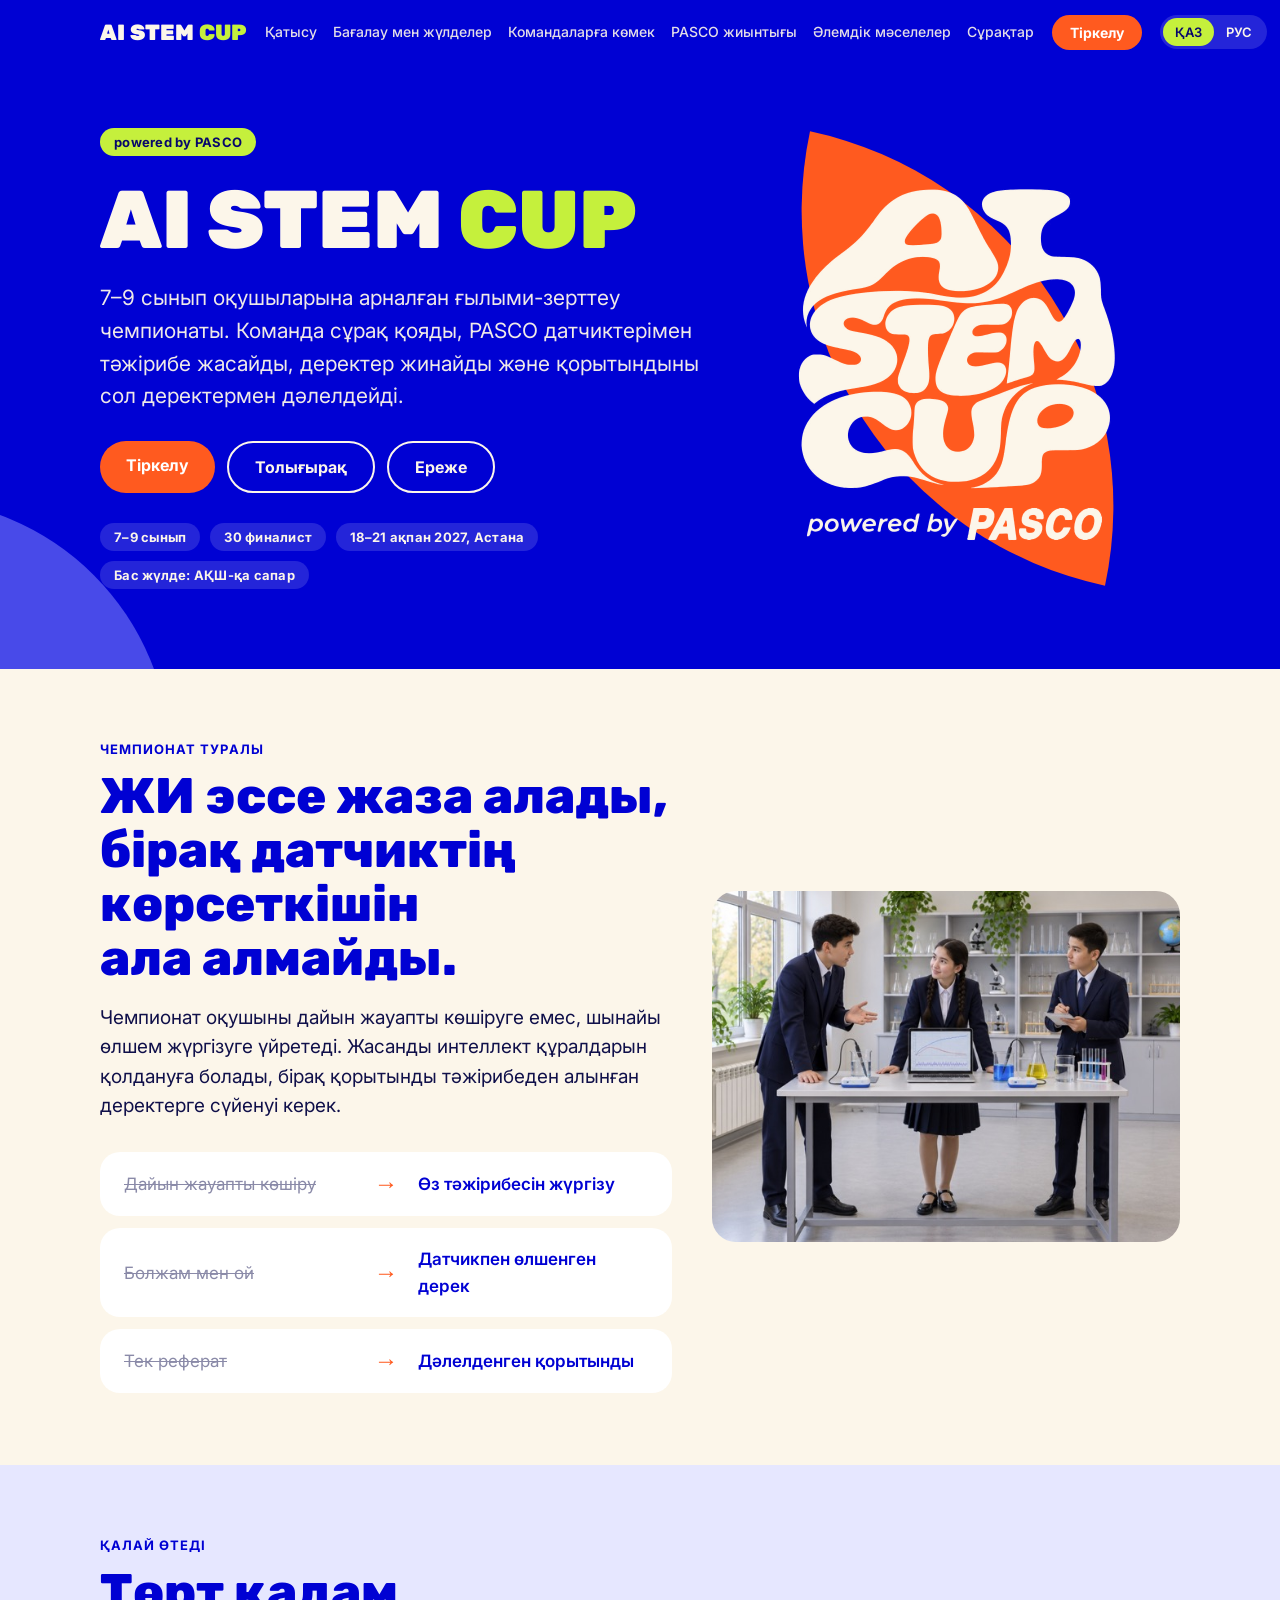
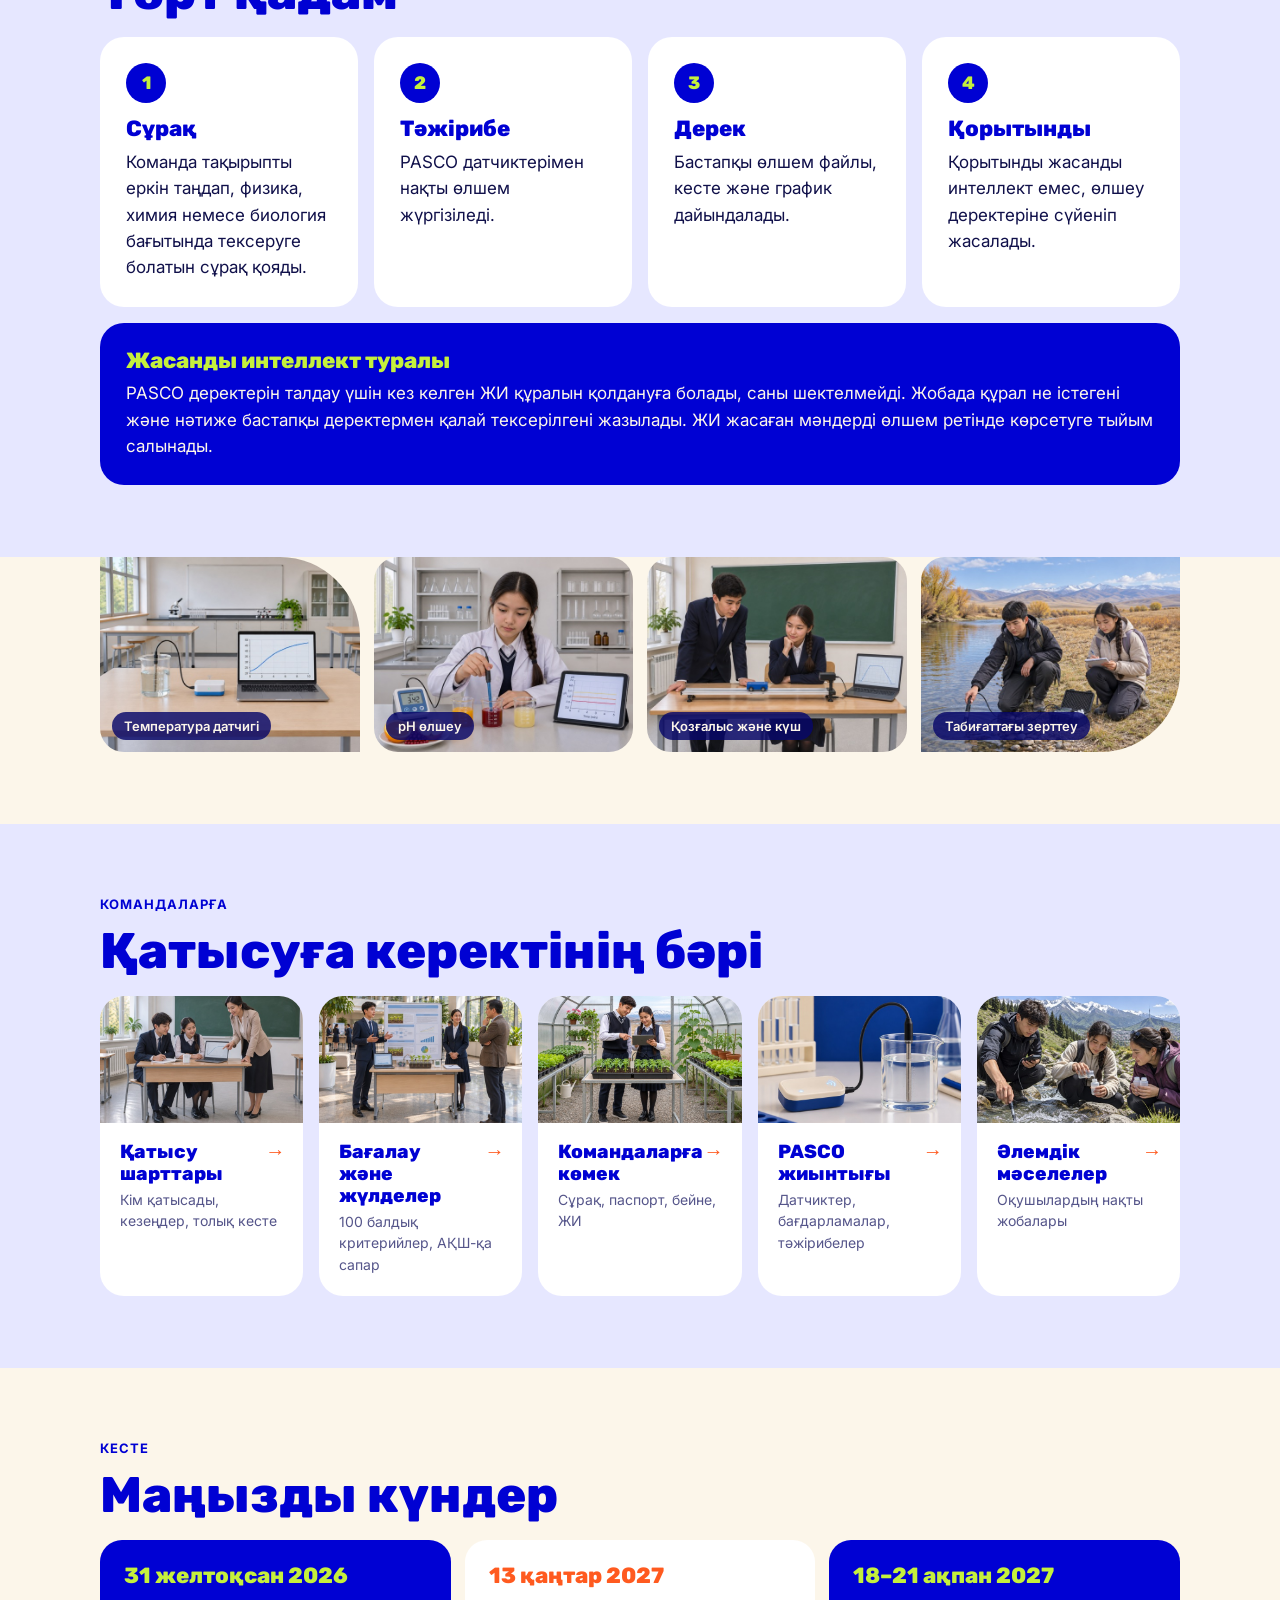
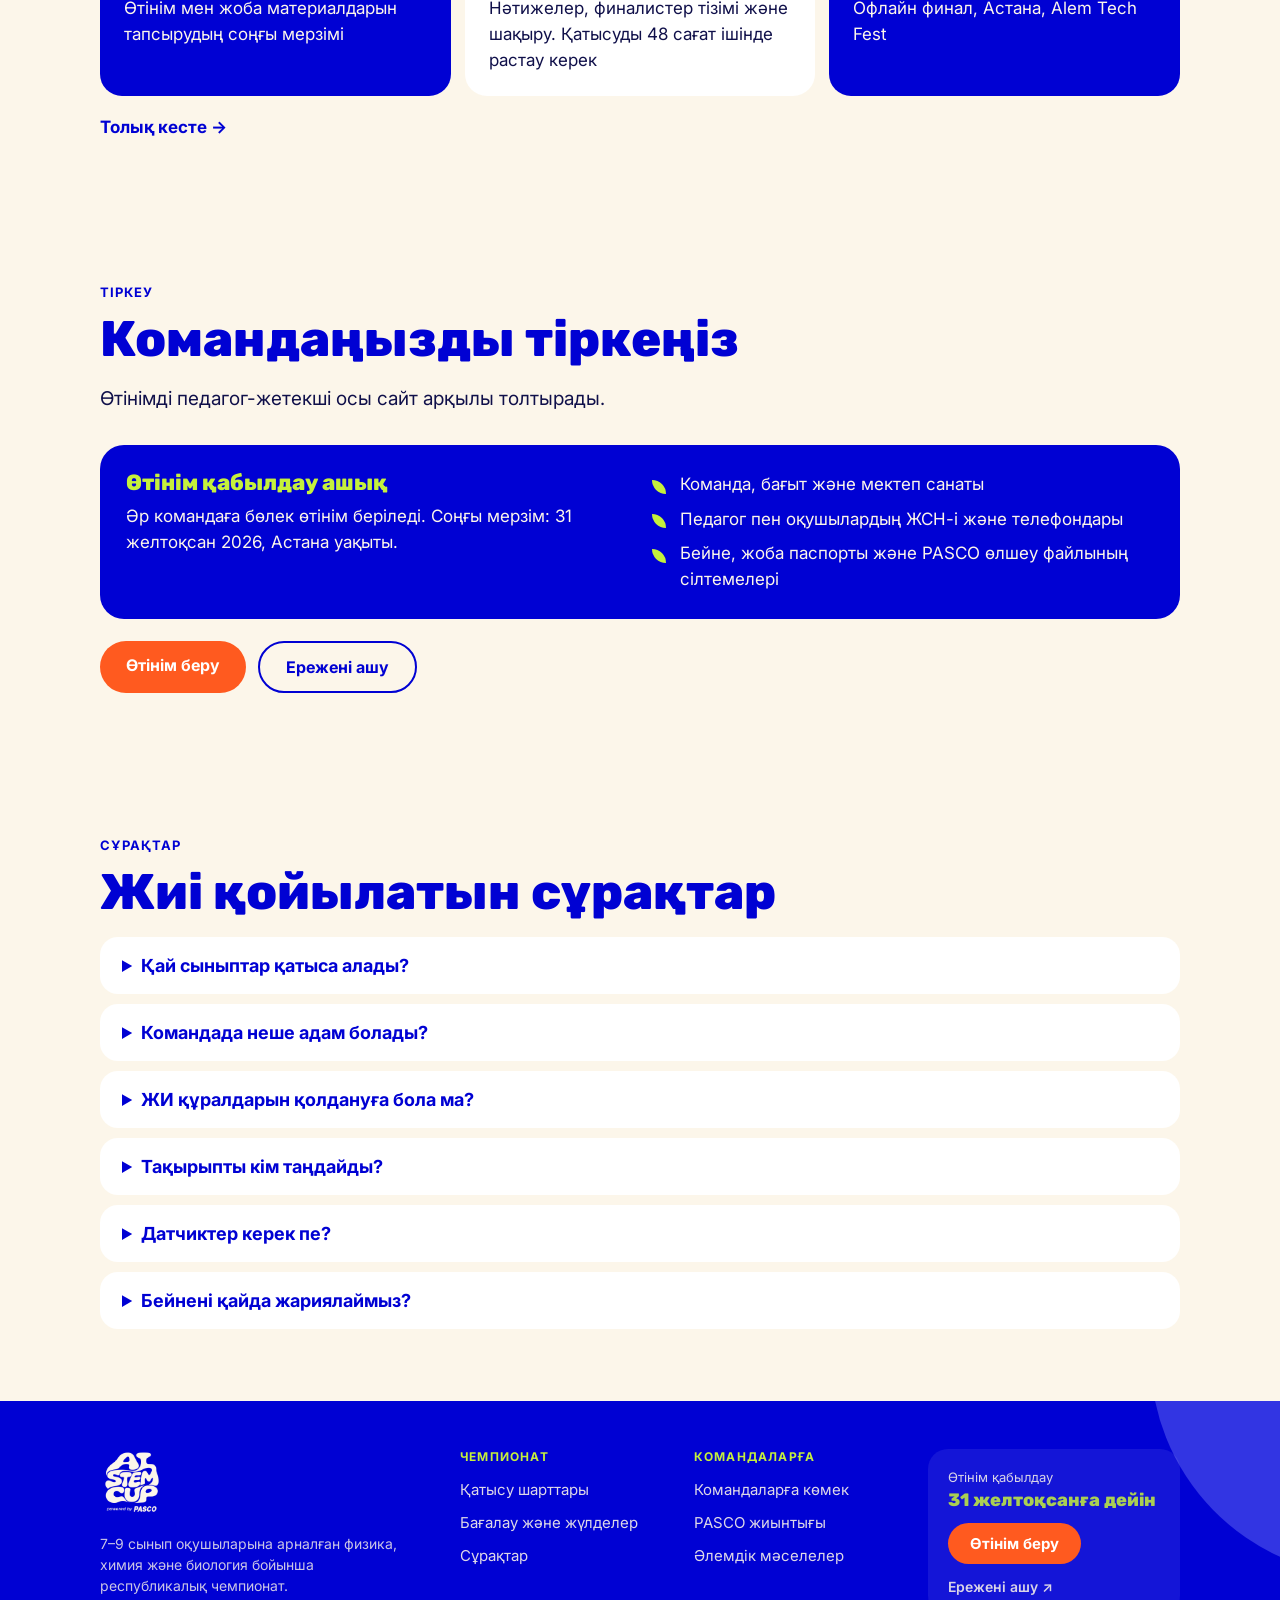
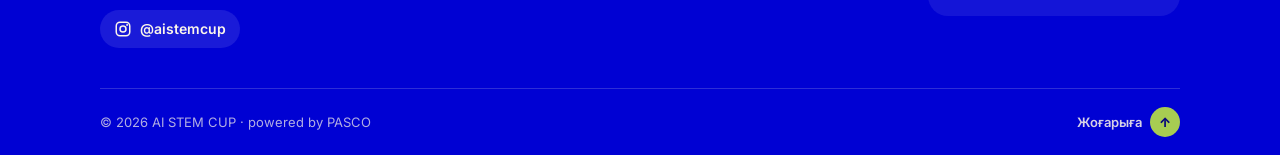
<file: index.html>
<!DOCTYPE html> <html lang='kk'> <head> <meta charset='utf-8'> <meta name='viewport' content='width=device-width, initial-scale=1'> <title data-kk='AI STEM CUP · PASCO датчиктерімен ғылыми чемпионат' data-ru='AI STEM CUP · научный чемпионат на датчиках PASCO'>AI STEM CUP · PASCO датчиктерімен ғылыми чемпионат</title> <meta name='description' content='7–9 сынып оқушыларына арналған физика, химия және биология бойынша республикалық чемпионат. PASCO датчиктерімен нақты өлшеу.'> <meta property='og:type' content='website'> <meta property='og:site_name' content='AI STEM CUP'> <meta property='og:title' content='AI STEM CUP · PASCO датчиктерімен ғылыми чемпионат'> <meta property='og:description' content='7–9 сынып оқушыларына арналған физика, химия және биология бойынша республикалық чемпионат. PASCO датчиктерімен нақты өлшеу.'> <meta property='og:url' content='https://aistemcup.vercel.app/'> <meta property='og:image' content='https://aistemcup.vercel.app/img/og.jpg'> <meta property='og:image:width' content='1200'> <meta property='og:image:height' content='630'> <meta name='twitter:card' content='summary_large_image'> <link rel='icon' href='favicon.svg' type='image/svg+xml'> <link rel='preconnect' href='https://fonts.googleapis.com'> <link rel='preconnect' href='https://fonts.gstatic.com' crossorigin> <link href='https://fonts.googleapis.com/css2?family=Inter:wght@400;500;600&family=Rubik:wght@500;700;800;900&display=swap' rel='stylesheet'> <link rel='stylesheet' href='style.css'> <link rel='stylesheet' href='extra.css'> </head> <body> <header><div class='w'> <a class='brand' href='index.html'>AI STEM <span>CUP</span></a> <nav><a href='participate.html' data-t='n_part'></a><a href='awards.html' data-t='n_awards'></a><a href='guide.html' data-t='n_guide'></a><a href='practicum.html' data-t='n_prac'></a><a href='world.html' data-t='n_world'></a><a href='index.html#faq' data-t='n_faq'></a></nav> <a class='hbtn' href='register.html' data-t='cta_reg'></a> <div class='lang' role='group' aria-label='Language'><button id='bkk' aria-pressed='true'>ҚАЗ</button><button id='bru' aria-pressed='false'>РУС</button></div> </div></header> <main>
<div class='hero'><div class='w'> <div> <span class='chip'>powered by PASCO</span> <h1>AI STEM <span>CUP</span></h1> <p class='lead' data-t='hero_lead'></p> <div class='cta'><a class='btn' href='register.html' data-t='cta_reg'></a><a class='btn ghost' href='#about' data-t='cta_more'></a><a class='btn ghost' href='https://docs.google.com/document/d/16dQhR16W9woQAm1rgra1iUC7x-2B6AiMYpRXE7df9HQ/edit' target='_blank' rel='noopener'><span class='k'>Ереже</span><span class='r'>Положение</span></a></div> <div class='facts'><span class='chip' data-t='f1'></span><span class='chip' data-t='f2'></span><span class='chip' data-t='f3'></span><span class='chip' data-t='f4'></span></div> </div> <div class='spin'><img src='img/logo3.png' alt='AI STEM CUP powered by PASCO' width='380' height='380'></div> </div></div> <section id='about'><div class='w split'><div> <div class='eyebrow' data-t='n_about'></div> <h2 data-t='about_h'></h2> <p class='sub' data-t='about_p'></p> <div class='contrast'> <div class='row'><span class='no' data-t='c1a'></span><span class='ar'>→</span><span class='yes' data-t='c1b'></span></div> <div class='row'><span class='no' data-t='c2a'></span><span class='ar'>→</span><span class='yes' data-t='c2b'></span></div> <div class='row'><span class='no' data-t='c3a'></span><span class='ar'>→</span><span class='yes' data-t='c3b'></span></div> </div> </div><figure class='sph'><img src='img/kz2-lab-s.jpg' srcset='img/kz2-lab-s.jpg 640w, img/kz2-lab.jpg 1400w' sizes='(max-width:860px) 100vw, 45vw' alt='' width='640' height='427' loading='lazy'></figure></div></section><section class='lav' id='how'><div class='w'> <div class='eyebrow' data-t='n_how'></div> <h2 data-t='how_h'></h2> <div class='grid g4'> <div class='card'><span class='n'>1</span><h3 data-t='s1h'></h3><p data-t='s1p'></p></div> <div class='card'><span class='n'>2</span><h3 data-t='s2h'></h3><p data-t='s2p'></p></div> <div class='card'><span class='n'>3</span><h3 data-t='s3h'></h3><p data-t='s3p'></p></div> <div class='card'><span class='n'>4</span><h3 data-t='s4h'></h3><p data-t='s4p'></p></div> </div> <div class='card dark' style='margin-top:16px'><h3 data-t='ai_h'></h3><p data-t='ai_p'></p></div> </div></section><section class='gal' aria-label='Фото'><div class='w'><div class='mos'><figure class='m1'><img src='img/g-temp-s.jpg' srcset='img/g-temp-s.jpg 600w, img/g-temp.jpg 1200w' sizes='(max-width:600px) 100vw, (max-width:1000px) 50vw, 25vw' alt='' loading='lazy' width='600' height='450'><figcaption><span class='k'>Температура датчигі</span><span class='r'>Датчик температуры</span></figcaption></figure><figure class='m2'><img src='img/kz2-ph-s.jpg' srcset='img/kz2-ph-s.jpg 600w, img/kz2-ph.jpg 1200w' sizes='(max-width:600px) 100vw, (max-width:1000px) 50vw, 25vw' alt='' loading='lazy' width='600' height='450'><figcaption><span class='k'>pH өлшеу</span><span class='r'>Измерение pH</span></figcaption></figure><figure class='m3'><img src='img/kz2-cart-s.jpg' srcset='img/kz2-cart-s.jpg 600w, img/kz2-cart.jpg 1200w' sizes='(max-width:600px) 100vw, (max-width:1000px) 50vw, 25vw' alt='' loading='lazy' width='600' height='450'><figcaption><span class='k'>Қозғалыс және күш</span><span class='r'>Движение и сила</span></figcaption></figure><figure class='m4'><img src='img/kz-river-s.jpg' srcset='img/kz-river-s.jpg 600w, img/kz-river.jpg 1200w' sizes='(max-width:600px) 100vw, (max-width:1000px) 50vw, 25vw' alt='' loading='lazy' width='600' height='450'><figcaption><span class='k'>Табиғаттағы зерттеу</span><span class='r'>Исследование на природе</span></figcaption></figure></div></div></section><section class='lav' id='hub'><div class='w'><div class='eyebrow'><span class='k'>Командаларға</span><span class='r'>Командам</span></div><h2><span class='k'>Қатысуға керектінің бәрі</span><span class='r'>Всё, что нужно для участия</span></h2><div class='hub'><a class='hc' href='participate.html'><img src='img/kz3-mentor-s.jpg' alt='' loading='lazy' width='640' height='427'><span class='hb'><b><span class='k'>Қатысу шарттары</span><span class='r'>Условия участия</span></b><small><span class='k'>Кім қатысады, кезеңдер, толық кесте</span><span class='r'>Кто участвует, этапы, полный календарь</span></small><i aria-hidden='true'>→</i></span></a><a class='hc' href='awards.html'><img src='img/kz2-fair-s.jpg' alt='' loading='lazy' width='640' height='427'><span class='hb'><b><span class='k'>Бағалау және жүлделер</span><span class='r'>Оценка и награды</span></b><small><span class='k'>100 балдық критерийлер, АҚШ-қа сапар</span><span class='r'>Критерии на 100 баллов, поездка в США</span></small><i aria-hidden='true'>→</i></span></a><a class='hc' href='guide.html'><img src='img/kz-greenhouse-s.jpg' alt='' loading='lazy' width='640' height='427'><span class='hb'><b><span class='k'>Командаларға көмек</span><span class='r'>Помощь командам</span></b><small><span class='k'>Сұрақ, паспорт, бейне, ЖИ</span><span class='r'>Вопрос, паспорт, видео, ИИ</span></small><i aria-hidden='true'>→</i></span></a><a class='hc' href='practicum.html'><img src='img/sensor-s.jpg' alt='' loading='lazy' width='640' height='427'><span class='hb'><b><span class='k'>PASCO жиынтығы</span><span class='r'>Набор PASCO</span></b><small><span class='k'>Датчиктер, бағдарламалар, тәжірибелер</span><span class='r'>Датчики, программы, опыты</span></small><i aria-hidden='true'>→</i></span></a><a class='hc' href='world.html'><img src='img/river-s.jpg' alt='' loading='lazy' width='640' height='427'><span class='hb'><b><span class='k'>Әлемдік мәселелер</span><span class='r'>Мировые проблемы</span></b><small><span class='k'>Оқушылардың нақты жобалары</span><span class='r'>Реальные проекты школьников</span></small><i aria-hidden='true'>→</i></span></a></div></div></section><section id='dates'><div class='w'><div class='eyebrow' data-t='n_cal'></div><h2><span class='k'>Маңызды күндер</span><span class='r'>Ключевые даты</span></h2><div class='dts'><div class='dt key'><b data-t='cal2d'></b><span data-t='cal2t'></span></div><div class='dt'><b data-t='cal4d'></b><span data-t='cal4t'></span></div><div class='dt key'><b data-t='cal5d'></b><span data-t='cal5t'></span></div></div><a class='more' href='participate.html#cal'><span class='k'>Толық кесте</span><span class='r'>Полный календарь</span> →</a></div></section><section id='reg'><div class='w'> <div class='eyebrow' data-t='reg_e'></div> <h2 data-t='reg_h'></h2> <p class='sub' data-t='reg_p'></p> <div class='card dark regc'><div><h3 data-t='soon_h'></h3><p data-t='soon_p'></p></div><ul class='tick'><li><span class='k'>Команда, бағыт және мектеп санаты</span><span class='r'>Команда, направление и категория школы</span></li><li><span class='k'>Педагог пен оқушылардың ЖСН-і және телефондары</span><span class='r'>ИИН и телефоны педагога и учеников</span></li><li><span class='k'>Бейне, жоба паспорты және PASCO өлшеу файлының сілтемелері</span><span class='r'>Ссылки на видео, паспорт проекта и файл измерений PASCO</span></li></ul></div> <div class='cta' style='margin-top:22px'><a class='btn' href='register.html'><span class='k'>Өтінім беру</span><span class='r'>Подать заявку</span></a><a class='btn ghost2' href='https://docs.google.com/document/d/16dQhR16W9woQAm1rgra1iUC7x-2B6AiMYpRXE7df9HQ/edit' target='_blank' rel='noopener'><span class='k'>Ережені ашу</span><span class='r'>Открыть положение</span></a></div> </div></section><section id='faq'><div class='w'> <div class='eyebrow' data-t='n_faq'></div> <h2 data-t='faq_h'></h2> <details><summary data-t='q1'></summary><p data-t='a1'></p></details> <details><summary data-t='q2'></summary><p data-t='a2'></p></details> <details><summary data-t='q3'></summary><p data-t='a3'></p></details> <details><summary data-t='q4'></summary><p data-t='a4'></p></details> <details><summary data-t='q5'></summary><p data-t='a5'></p></details> <details><summary data-t='q6'></summary><p data-t='a6'></p></details> </div></section>
</main>
<footer></footer>
<script src='app.js'></script>
</body>
</html>
</file>
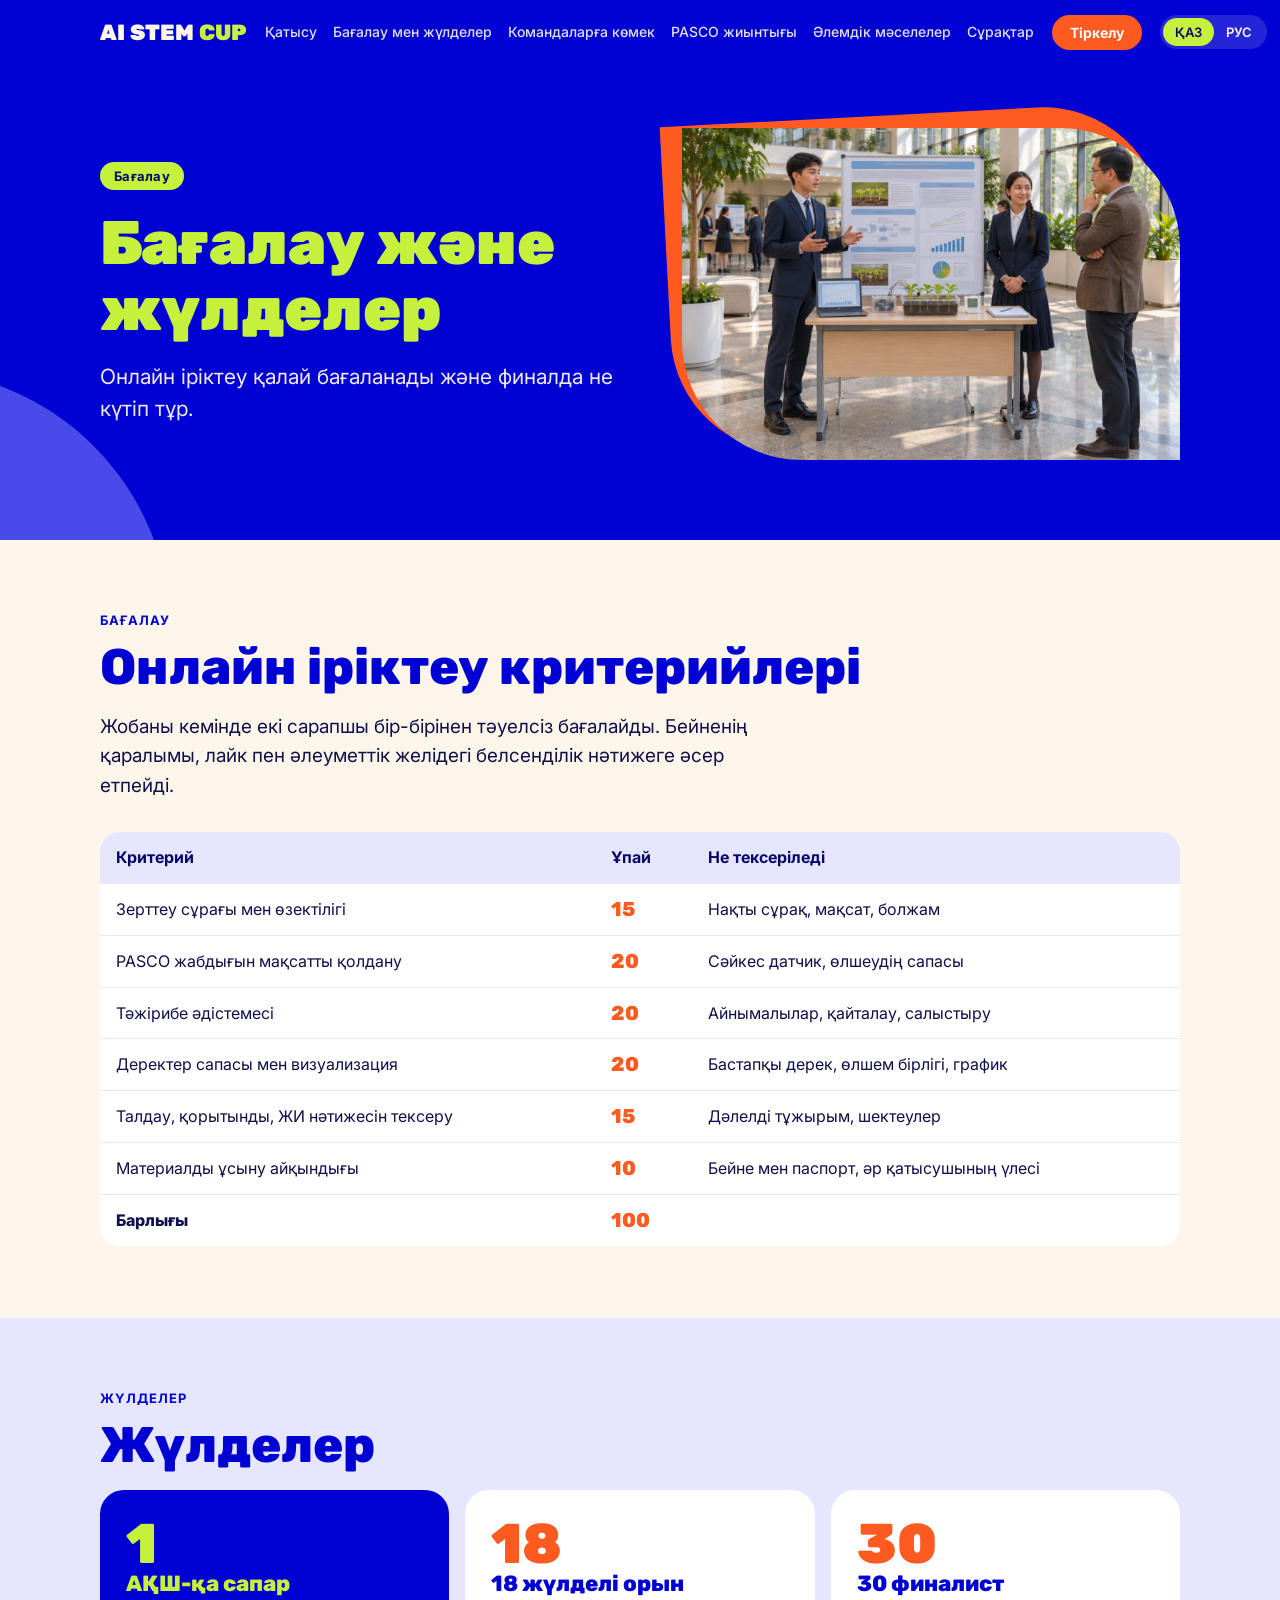
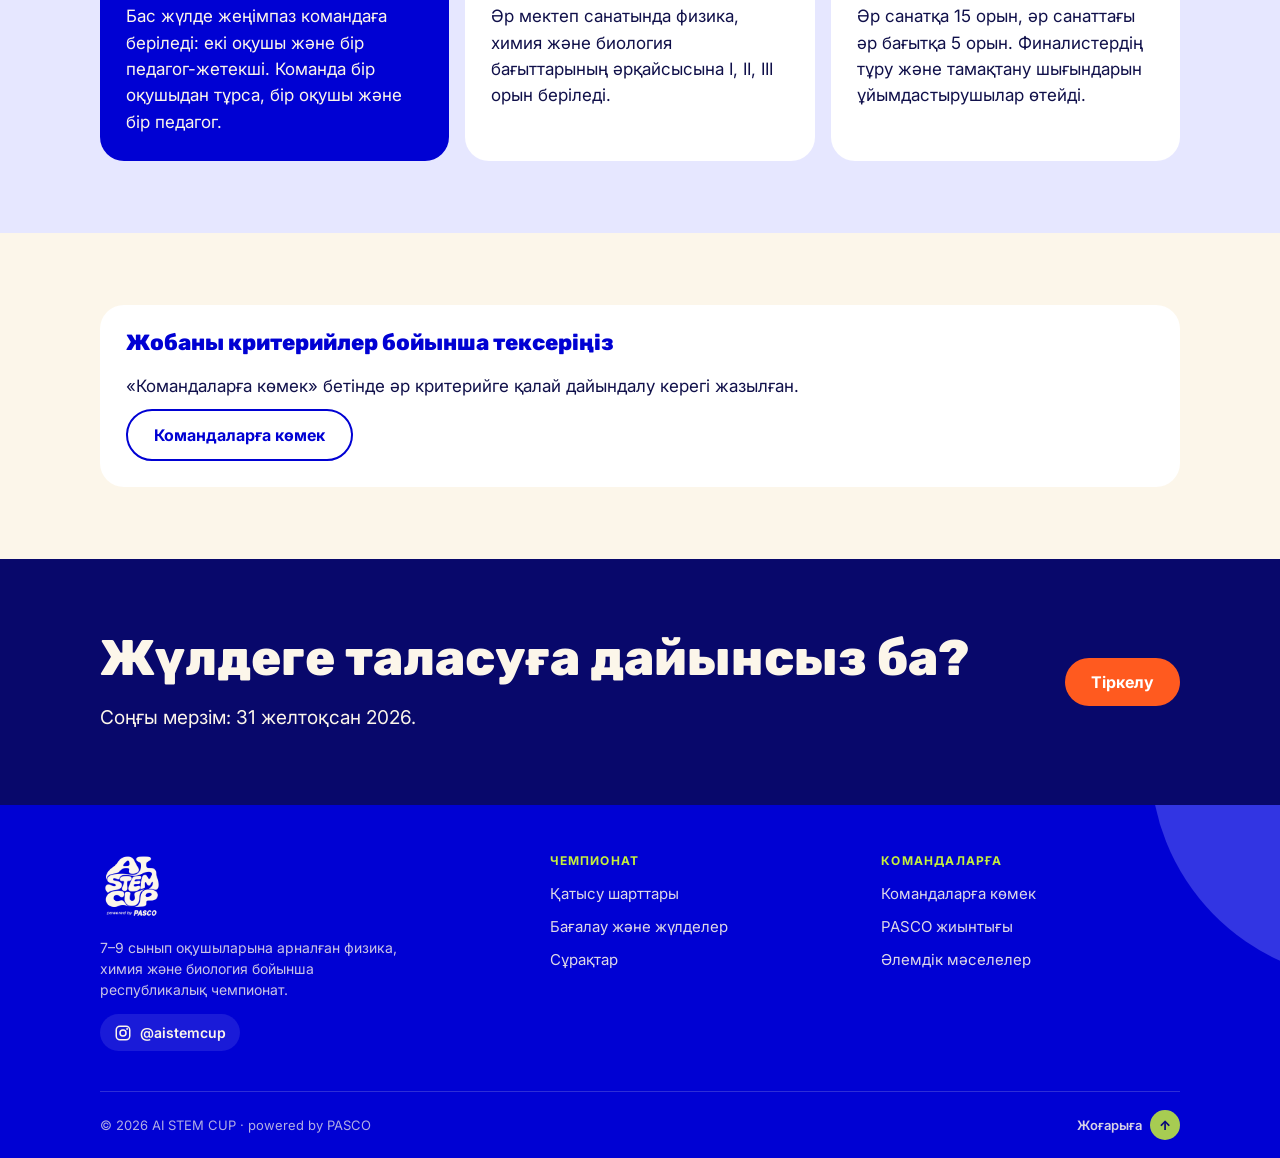
<file: awards.html>
<!DOCTYPE html> <html lang='kk'> <head> <meta charset='utf-8'> <meta name='viewport' content='width=device-width, initial-scale=1'> <title data-kk='Бағалау және жүлделер · AI STEM CUP' data-ru='Оценка и награды · AI STEM CUP'>Бағалау және жүлделер · AI STEM CUP</title> <meta name='description' content='7–9 сынып оқушыларына арналған физика, химия және биология бойынша республикалық чемпионат. PASCO датчиктерімен нақты өлшеу.'> <meta property='og:type' content='website'> <meta property='og:site_name' content='AI STEM CUP'> <meta property='og:title' content='Бағалау және жүлделер · AI STEM CUP'> <meta property='og:description' content='7–9 сынып оқушыларына арналған физика, химия және биология бойынша республикалық чемпионат. PASCO датчиктерімен нақты өлшеу.'> <meta property='og:url' content='https://aistemcup.vercel.app/awards.html'> <meta property='og:image' content='https://aistemcup.vercel.app/img/og.jpg'> <meta property='og:image:width' content='1200'> <meta property='og:image:height' content='630'> <meta name='twitter:card' content='summary_large_image'> <link rel='icon' href='favicon.svg' type='image/svg+xml'> <link rel='preconnect' href='https://fonts.googleapis.com'> <link rel='preconnect' href='https://fonts.gstatic.com' crossorigin> <link href='https://fonts.googleapis.com/css2?family=Inter:wght@400;500;600&family=Rubik:wght@500;700;800;900&display=swap' rel='stylesheet'> <link rel='stylesheet' href='style.css'> <link rel='stylesheet' href='extra.css'> </head> <body> <header><div class='w'> <a class='brand' href='index.html'>AI STEM <span>CUP</span></a> <nav><a href='participate.html' data-t='n_part'></a><a href='awards.html' data-t='n_awards'></a><a href='guide.html' data-t='n_guide'></a><a href='practicum.html' data-t='n_prac'></a><a href='world.html' data-t='n_world'></a><a href='index.html#faq' data-t='n_faq'></a></nav> <a class='hbtn' href='register.html' data-t='cta_reg'></a> <div class='lang' role='group' aria-label='Language'><button id='bkk' aria-pressed='true'>ҚАЗ</button><button id='bru' aria-pressed='false'>РУС</button></div> </div></header> <main>
<div class='hero phero'><div class='w'><div><span class='chip'><span class='k'>Бағалау</span><span class='r'>Оценка</span></span><h1 class='h1s'><span class='k'>Бағалау және жүлделер</span><span class='r'>Оценка и награды</span></h1><p class='lead'><span class='k'>Онлайн іріктеу қалай бағаланады және финалда не күтіп тұр.</span><span class='r'>Как оценивается онлайн-отбор и что ждёт в финале.</span></p></div><figure class='hph'><img src='img/kz2-fair.jpg' alt='' width='1400' height='933' fetchpriority='high'></figure></div></div><section id='crit'><div class='w'> <div class='eyebrow' data-t='n_crit'></div> <h2 data-t='crit_h'></h2> <p class='sub' data-t='crit_p'></p> <div class='tw'><table> <thead><tr><th data-t='th_n'></th><th data-t='th_p'></th><th data-t='th_c'></th></tr></thead> <tbody> <tr><td data-t='k1'></td><td class='pt'>15</td><td data-t='k1c'></td></tr> <tr><td data-t='k2'></td><td class='pt'>20</td><td data-t='k2c'></td></tr> <tr><td data-t='k3'></td><td class='pt'>20</td><td data-t='k3c'></td></tr> <tr><td data-t='k4'></td><td class='pt'>20</td><td data-t='k4c'></td></tr> <tr><td data-t='k5'></td><td class='pt'>15</td><td data-t='k5c'></td></tr> <tr><td data-t='k6'></td><td class='pt'>10</td><td data-t='k6c'></td></tr> <tr class='tot'><td data-t='kt'></td><td class='pt'>100</td><td></td></tr> </tbody></table></div> </div></section><section class='lav' id='prizes'><div class='w'> <div class='eyebrow' data-t='n_prizes'></div> <h2 data-t='prz_h'></h2> <div class='grid g3'> <div class='card dark'><div class='big' style='color:var(--lime)'>1</div><h3 data-t='p1h'></h3><p data-t='p1p'></p></div> <div class='card'><div class='big'>18</div><h3 data-t='p2h'></h3><p data-t='p2p'></p></div> <div class='card'><div class='big'>30</div><h3 data-t='p3h'></h3><p data-t='p3p'></p></div> </div> </div></section><section><div class='w'><div class='card tipc'><h3><span class='k'>Жобаны критерийлер бойынша тексеріңіз</span><span class='r'>Проверьте проект по критериям</span></h3><p><span class='k'>«Командаларға көмек» бетінде әр критерийге қалай дайындалу керегі жазылған.</span><span class='r'>На странице «Помощь командам» описано, как подготовиться по каждому критерию.</span></p><a class='btn ghost2' href='guide.html'><span class='k'>Командаларға көмек</span><span class='r'>Помощь командам</span></a></div></div></section><section class='navy'><div class='w ctaw'><div><h2><span class='k'>Жүлдеге таласуға дайынсыз ба?</span><span class='r'>Готовы побороться за награды?</span></h2><p class='sub'><span class='k'>Соңғы мерзім: 31 желтоқсан 2026.</span><span class='r'>Крайний срок: 31 декабря 2026.</span></p></div><a class='btn' href='register.html' data-t='cta_reg'></a></div></section>
</main>
<footer></footer>
<script src='app.js'></script>
</body>
</html>
</file>
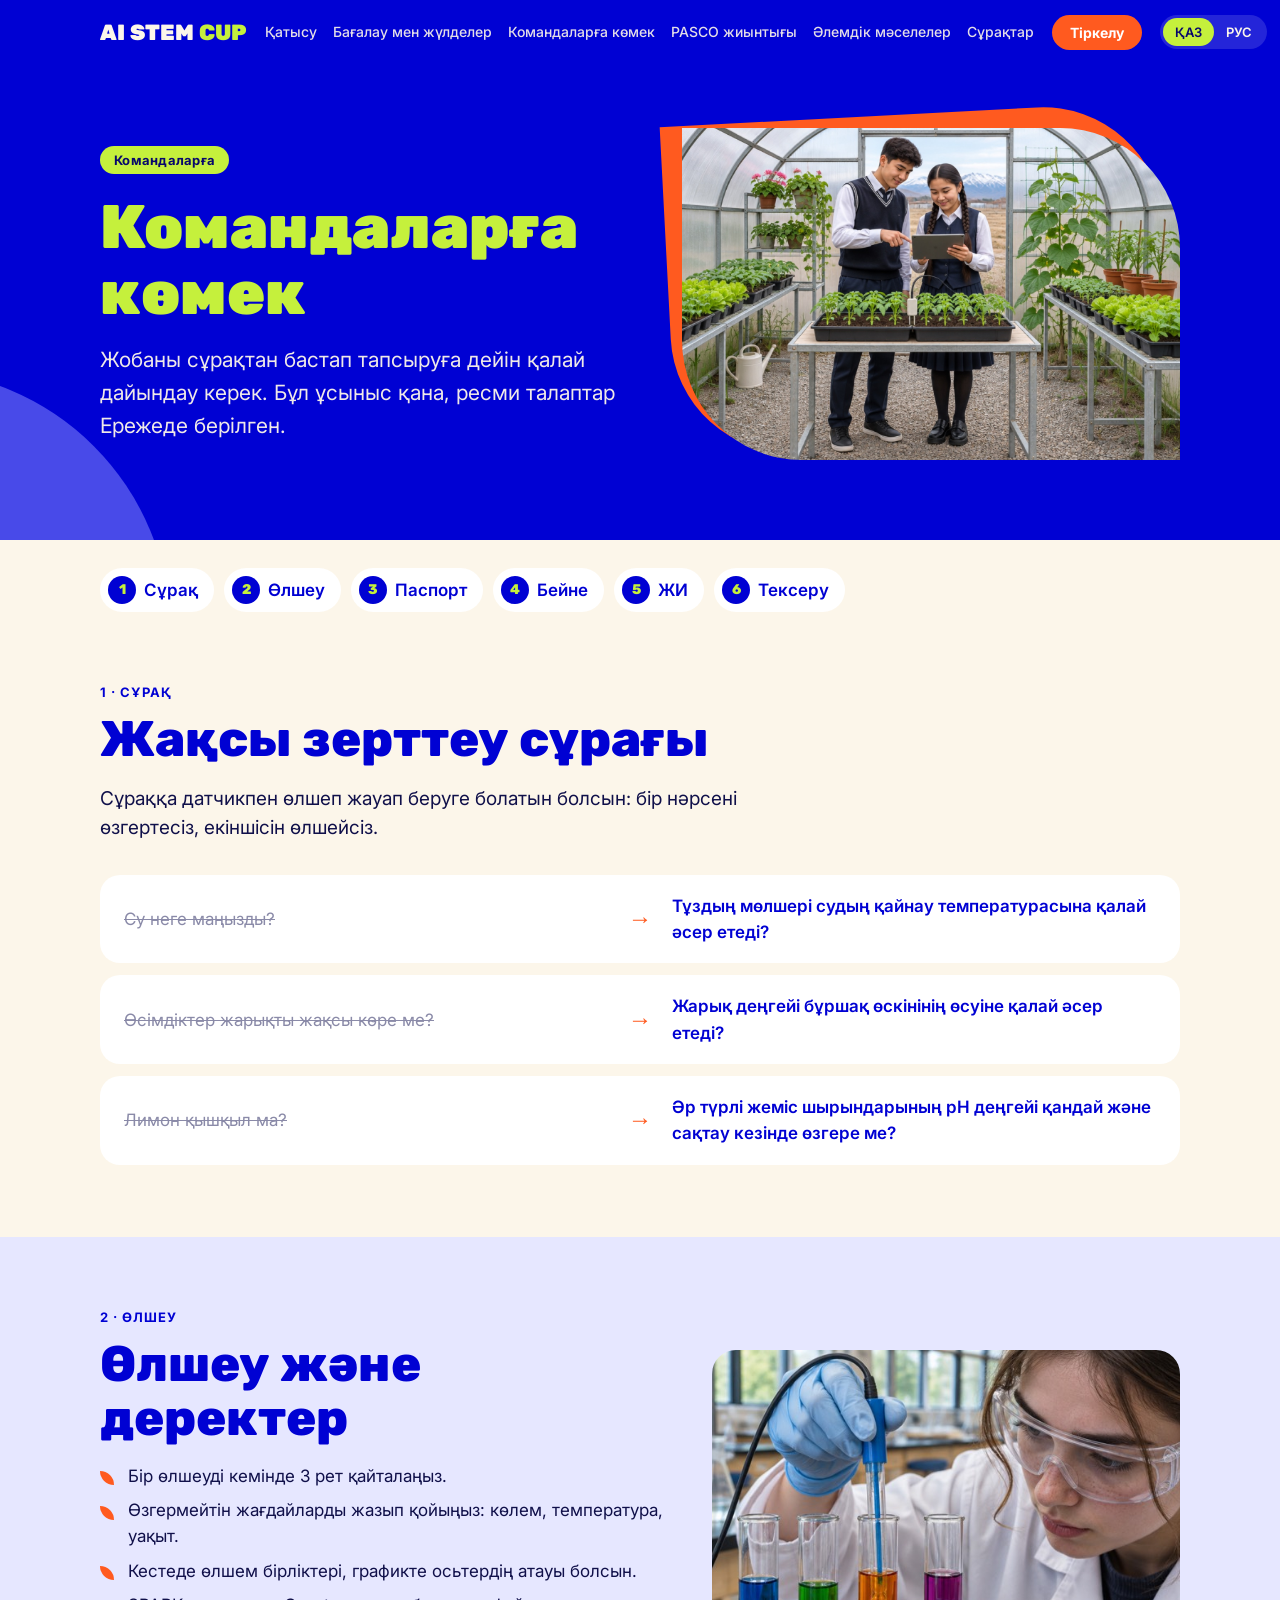
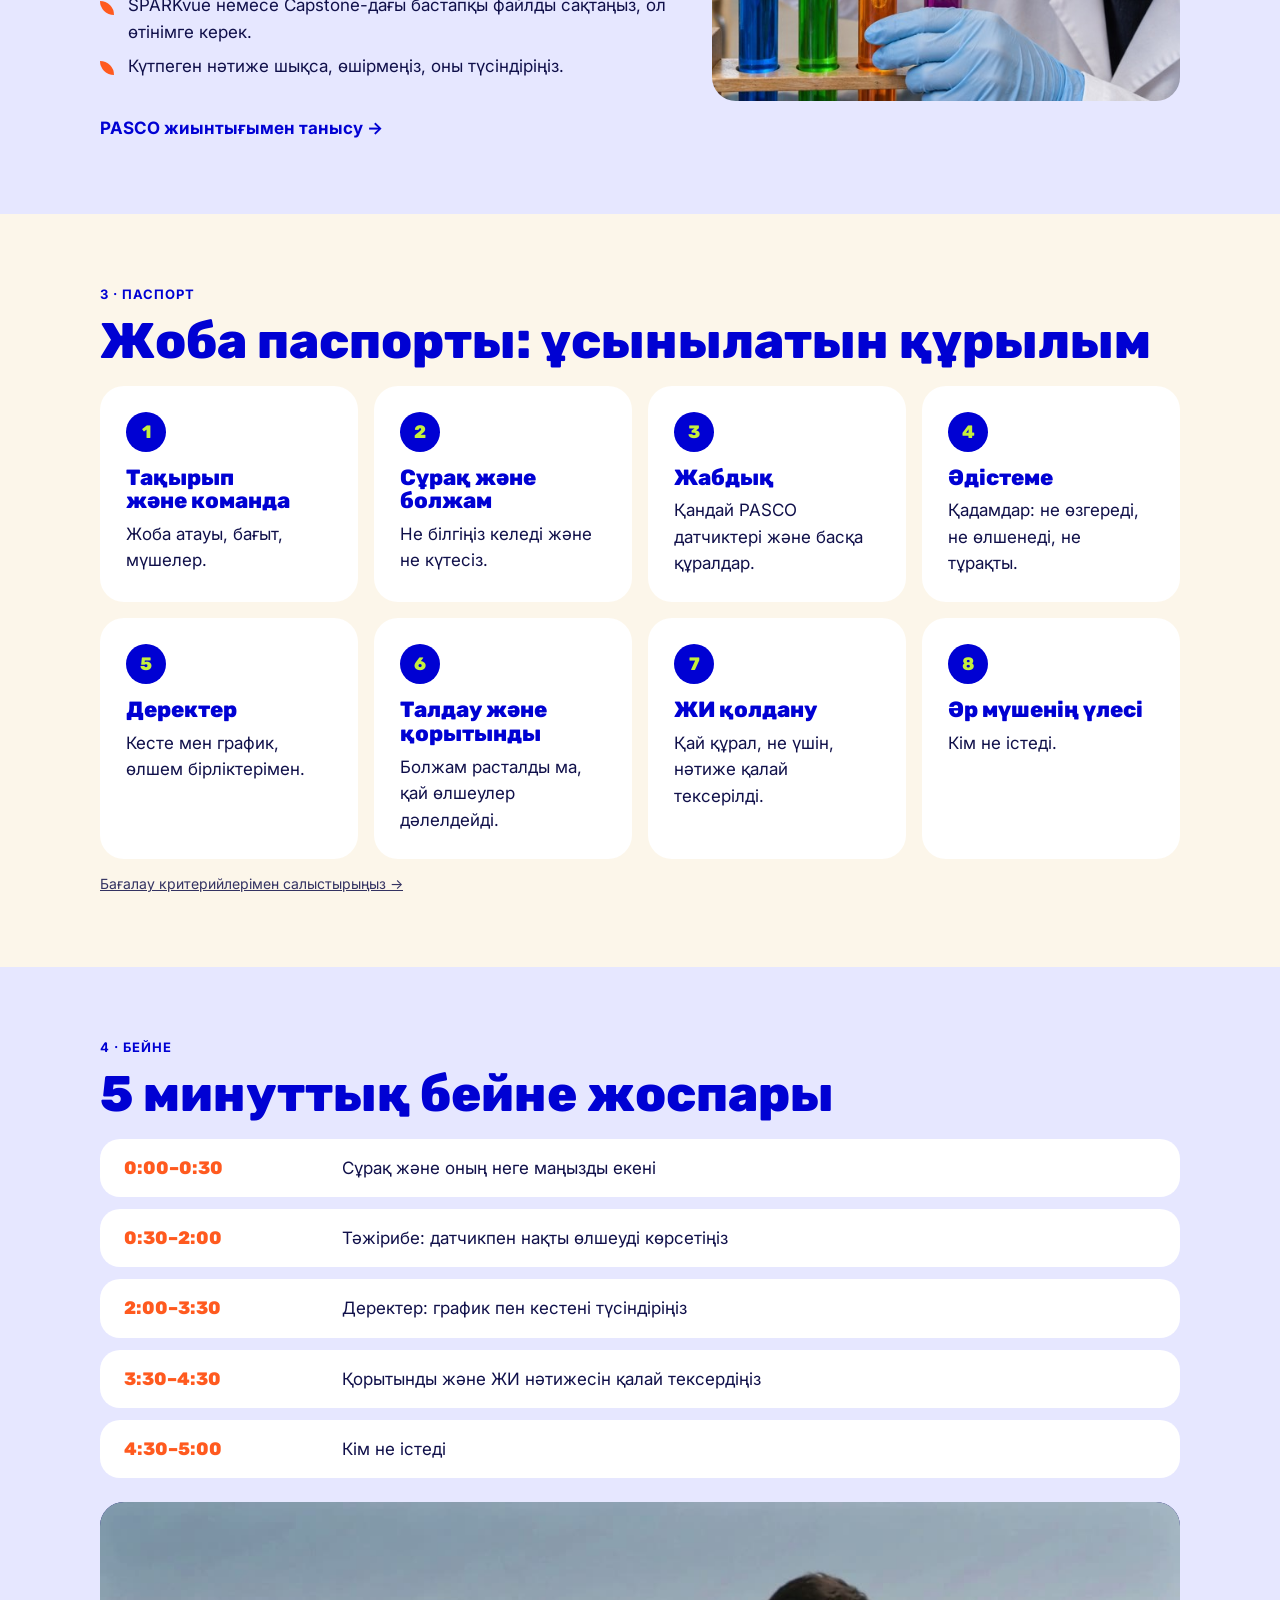
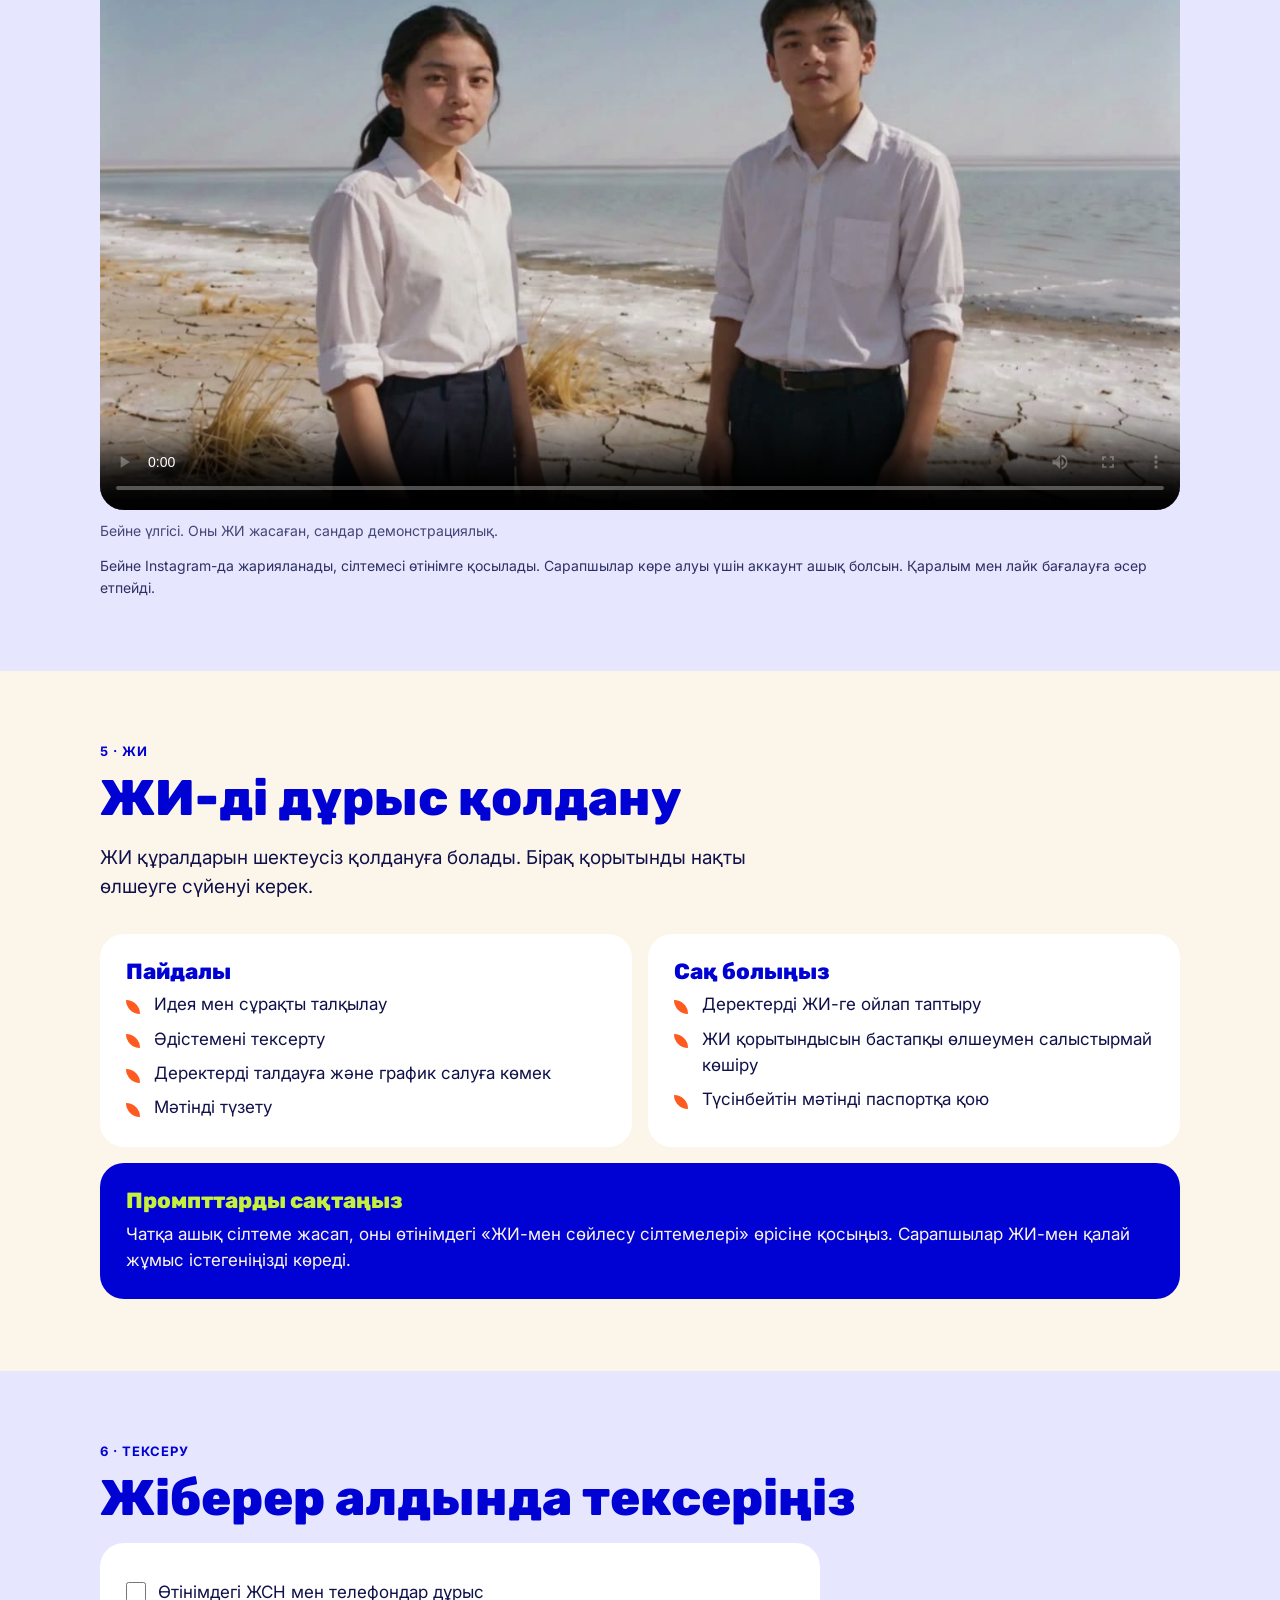
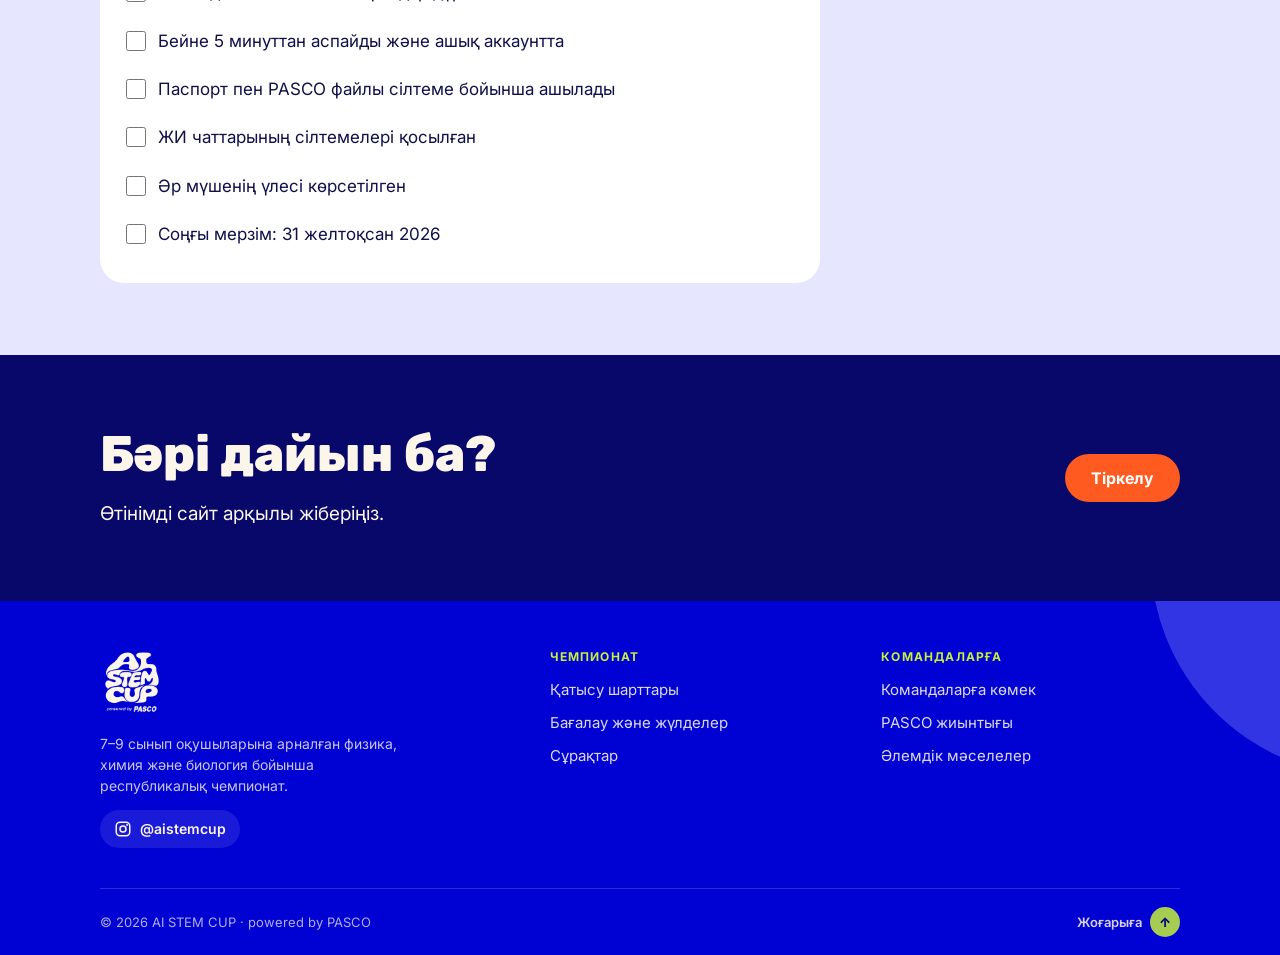
<file: guide.html>
<!DOCTYPE html> <html lang='kk'> <head> <meta charset='utf-8'> <meta name='viewport' content='width=device-width, initial-scale=1'> <title data-kk='Командаларға көмек · AI STEM CUP' data-ru='Помощь командам · AI STEM CUP'>Командаларға көмек · AI STEM CUP</title> <meta name='description' content='7–9 сынып оқушыларына арналған физика, химия және биология бойынша республикалық чемпионат. PASCO датчиктерімен нақты өлшеу.'> <meta property='og:type' content='website'> <meta property='og:site_name' content='AI STEM CUP'> <meta property='og:title' content='Командаларға көмек · AI STEM CUP'> <meta property='og:description' content='7–9 сынып оқушыларына арналған физика, химия және биология бойынша республикалық чемпионат. PASCO датчиктерімен нақты өлшеу.'> <meta property='og:url' content='https://aistemcup.vercel.app/guide.html'> <meta property='og:image' content='https://aistemcup.vercel.app/img/og.jpg'> <meta property='og:image:width' content='1200'> <meta property='og:image:height' content='630'> <meta name='twitter:card' content='summary_large_image'> <link rel='icon' href='favicon.svg' type='image/svg+xml'> <link rel='preconnect' href='https://fonts.googleapis.com'> <link rel='preconnect' href='https://fonts.gstatic.com' crossorigin> <link href='https://fonts.googleapis.com/css2?family=Inter:wght@400;500;600&family=Rubik:wght@500;700;800;900&display=swap' rel='stylesheet'> <link rel='stylesheet' href='style.css'> <link rel='stylesheet' href='extra.css'> </head> <body> <header><div class='w'> <a class='brand' href='index.html'>AI STEM <span>CUP</span></a> <nav><a href='participate.html' data-t='n_part'></a><a href='awards.html' data-t='n_awards'></a><a href='guide.html' data-t='n_guide'></a><a href='practicum.html' data-t='n_prac'></a><a href='world.html' data-t='n_world'></a><a href='index.html#faq' data-t='n_faq'></a></nav> <a class='hbtn' href='register.html' data-t='cta_reg'></a> <div class='lang' role='group' aria-label='Language'><button id='bkk' aria-pressed='true'>ҚАЗ</button><button id='bru' aria-pressed='false'>РУС</button></div> </div></header> <main>
<div class='hero phero'><div class='w'><div><span class='chip'><span class='k'>Командаларға</span><span class='r'>Командам</span></span><h1 class='h1s'><span class='k'>Командаларға көмек</span><span class='r'>Помощь командам</span></h1><p class='lead'><span class='k'>Жобаны сұрақтан бастап тапсыруға дейін қалай дайындау керек. Бұл ұсыныс қана, ресми талаптар Ережеде берілген.</span><span class='r'>Как подготовить проект от вопроса до отправки. Это рекомендации, официальные требования в Положении.</span></p></div><figure class='hph'><img src='img/kz-greenhouse.jpg' alt='' width='1400' height='933' fetchpriority='high'></figure></div></div><section class='tocs'><div class='w'><div class='toc'><a href='#g-q'><b>1</b><span class='k'>Сұрақ</span><span class='r'>Вопрос</span></a><a href='#g-m'><b>2</b><span class='k'>Өлшеу</span><span class='r'>Измерения</span></a><a href='#g-p'><b>3</b><span class='k'>Паспорт</span><span class='r'>Паспорт</span></a><a href='#g-v'><b>4</b><span class='k'>Бейне</span><span class='r'>Видео</span></a><a href='#g-ai'><b>5</b><span class='k'>ЖИ</span><span class='r'>ИИ</span></a><a href='#g-ck'><b>6</b><span class='k'>Тексеру</span><span class='r'>Проверка</span></a></div></div></section><section id='g-q'><div class='w'><div class='eyebrow'>1 · <span class='k'>Сұрақ</span><span class='r'>Вопрос</span></div><h2><span class='k'>Жақсы зерттеу сұрағы</span><span class='r'>Хороший исследовательский вопрос</span></h2><p class='sub'><span class='k'>Сұраққа датчикпен өлшеп жауап беруге болатын болсын: бір нәрсені өзгертесіз, екіншісін өлшейсіз.</span><span class='r'>На вопрос должно быть можно ответить измерением датчиком: одно вы меняете, другое измеряете.</span></p><div class='contrast'><div class='row'><span class='no'><span class='k'>Су неге маңызды?</span><span class='r'>Почему вода важна?</span></span><span class='ar'>→</span><span class='yes'><span class='k'>Тұздың мөлшері судың қайнау температурасына қалай әсер етеді?</span><span class='r'>Как количество соли влияет на температуру кипения воды?</span></span></div><div class='row'><span class='no'><span class='k'>Өсімдіктер жарықты жақсы көре ме?</span><span class='r'>Любят ли растения свет?</span></span><span class='ar'>→</span><span class='yes'><span class='k'>Жарық деңгейі бұршақ өскінінің өсуіне қалай әсер етеді?</span><span class='r'>Как уровень освещённости влияет на рост проростков фасоли?</span></span></div><div class='row'><span class='no'><span class='k'>Лимон қышқыл ма?</span><span class='r'>Кислый ли лимон?</span></span><span class='ar'>→</span><span class='yes'><span class='k'>Әр түрлі жеміс шырындарының pH деңгейі қандай және сақтау кезінде өзгере ме?</span><span class='r'>Какой pH у соков разных фруктов и меняется ли он при хранении?</span></span></div></div></div></section><section class='lav' id='g-m'><div class='w split'><div><div class='eyebrow'>2 · <span class='k'>Өлшеу</span><span class='r'>Измерения</span></div><h2><span class='k'>Өлшеу және деректер</span><span class='r'>Измерения и данные</span></h2><ul class='tick'><li><span class='k'>Бір өлшеуді кемінде 3 рет қайталаңыз.</span><span class='r'>Повторите одно измерение минимум 3 раза.</span></li><li><span class='k'>Өзгермейтін жағдайларды жазып қойыңыз: көлем, температура, уақыт.</span><span class='r'>Запишите, что оставалось неизменным: объём, температура, время.</span></li><li><span class='k'>Кестеде өлшем бірліктері, графикте осьтердің атауы болсын.</span><span class='r'>В таблице укажите единицы измерения, на графике подпишите оси.</span></li><li><span class='k'>SPARKvue немесе Capstone-дағы бастапқы файлды сақтаңыз, ол өтінімге керек.</span><span class='r'>Сохраните исходный файл SPARKvue или Capstone, он нужен для заявки.</span></li><li><span class='k'>Күтпеген нәтиже шықса, өшірмеңіз, оны түсіндіріңіз.</span><span class='r'>Если результат неожиданный, не удаляйте его, а объясните.</span></li></ul><p style='margin-top:18px'><a class='more' href='practicum.html'><span class='k'>PASCO жиынтығымен танысу</span><span class='r'>Знакомство с набором PASCO</span> →</a></p></div><figure class='sph'><img src='img/ph-s.jpg' srcset='img/ph-s.jpg 640w, img/ph.jpg 1400w' sizes='(max-width:860px) 100vw, 45vw' alt='' loading='lazy' width='640' height='427'></figure></div></section><section id='g-p'><div class='w'><div class='eyebrow'>3 · <span class='k'>Паспорт</span><span class='r'>Паспорт</span></div><h2><span class='k'>Жоба паспорты: ұсынылатын құрылым</span><span class='r'>Паспорт проекта: рекомендуемая структура</span></h2><div class='grid g4'><div class='card'><span class='n'>1</span><h3><span class='k'>Тақырып және команда</span><span class='r'>Тема и команда</span></h3><p><span class='k'>Жоба атауы, бағыт, мүшелер.</span><span class='r'>Название, направление, участники.</span></p></div><div class='card'><span class='n'>2</span><h3><span class='k'>Сұрақ және болжам</span><span class='r'>Вопрос и гипотеза</span></h3><p><span class='k'>Не білгіңіз келеді және не күтесіз.</span><span class='r'>Что хотите узнать и что ожидаете.</span></p></div><div class='card'><span class='n'>3</span><h3><span class='k'>Жабдық</span><span class='r'>Оборудование</span></h3><p><span class='k'>Қандай PASCO датчиктері және басқа құралдар.</span><span class='r'>Какие датчики PASCO и другие приборы.</span></p></div><div class='card'><span class='n'>4</span><h3><span class='k'>Әдістеме</span><span class='r'>Методика</span></h3><p><span class='k'>Қадамдар: не өзгереді, не өлшенеді, не тұрақты.</span><span class='r'>Шаги: что меняется, что измеряется, что постоянно.</span></p></div><div class='card'><span class='n'>5</span><h3><span class='k'>Деректер</span><span class='r'>Данные</span></h3><p><span class='k'>Кесте мен график, өлшем бірліктерімен.</span><span class='r'>Таблица и график с единицами измерения.</span></p></div><div class='card'><span class='n'>6</span><h3><span class='k'>Талдау және қорытынды</span><span class='r'>Анализ и вывод</span></h3><p><span class='k'>Болжам расталды ма, қай өлшеулер дәлелдейді.</span><span class='r'>Подтвердилась ли гипотеза, какие измерения это доказывают.</span></p></div><div class='card'><span class='n'>7</span><h3><span class='k'>ЖИ қолдану</span><span class='r'>Использование ИИ</span></h3><p><span class='k'>Қай құрал, не үшін, нәтиже қалай тексерілді.</span><span class='r'>Какой инструмент, зачем, как проверили результат.</span></p></div><div class='card'><span class='n'>8</span><h3><span class='k'>Әр мүшенің үлесі</span><span class='r'>Вклад каждого</span></h3><p><span class='k'>Кім не істеді.</span><span class='r'>Кто что делал.</span></p></div></div><p class='src'><a href='awards.html'><span class='k'>Бағалау критерийлерімен салыстырыңыз</span><span class='r'>Сверьте с критериями оценки</span> →</a></p></div></section><section class='lav' id='g-v'><div class='w'><div class='eyebrow'>4 · <span class='k'>Бейне</span><span class='r'>Видео</span></div><h2><span class='k'>5 минуттық бейне жоспары</span><span class='r'>План видео до 5 минут</span></h2><ol class='tl'><li><b>0:00–0:30</b><span><span class='k'>Сұрақ және оның неге маңызды екені</span><span class='r'>Вопрос и почему он важен</span></span></li><li><b>0:30–2:00</b><span><span class='k'>Тәжірибе: датчикпен нақты өлшеуді көрсетіңіз</span><span class='r'>Эксперимент: покажите реальное измерение датчиком</span></span></li><li><b>2:00–3:30</b><span><span class='k'>Деректер: график пен кестені түсіндіріңіз</span><span class='r'>Данные: объясните график и таблицу</span></span></li><li><b>3:30–4:30</b><span><span class='k'>Қорытынды және ЖИ нәтижесін қалай тексердіңіз</span><span class='r'>Вывод и как проверили результат ИИ</span></span></li><li><b>4:30–5:00</b><span><span class='k'>Кім не істеді</span><span class='r'>Кто что делал</span></span></li></ol><figure class='vid'><video controls preload='metadata' playsinline poster='img/sample-video.jpg' width='1280' height='720'><source src='img/sample-video.mp4' type='video/mp4'></video><figcaption><span class='k'>Бейне үлгісі. Оны ЖИ жасаған, сандар демонстрациялық.</span><span class='r'>Пример видео. Ролик создан ИИ, числа демонстрационные.</span></figcaption></figure><p class='src'><span class='k'>Бейне Instagram-да жарияланады, сілтемесі өтінімге қосылады. Сарапшылар көре алуы үшін аккаунт ашық болсын. Қаралым мен лайк бағалауға әсер етпейді.</span><span class='r'>Видео публикуется в Instagram, ссылка добавляется в заявку. Аккаунт должен быть открытым, чтобы эксперты увидели видео. Просмотры и лайки на оценку не влияют.</span></p></div></section><section id='g-ai'><div class='w'><div class='eyebrow'>5 · <span class='k'>ЖИ</span><span class='r'>ИИ</span></div><h2><span class='k'>ЖИ-ді дұрыс қолдану</span><span class='r'>Как правильно использовать ИИ</span></h2><p class='sub'><span class='k'>ЖИ құралдарын шектеусіз қолдануға болады. Бірақ қорытынды нақты өлшеуге сүйенуі керек.</span><span class='r'>Инструментами ИИ можно пользоваться без ограничений. Но вывод должен опираться на реальное измерение.</span></p><div class='grid g2'><div class='card'><h3><span class='k'>Пайдалы</span><span class='r'>Полезно</span></h3><ul class='tick'><li><span class='k'>Идея мен сұрақты талқылау</span><span class='r'>Обсуждать идею и вопрос</span></li><li><span class='k'>Әдістемені тексерту</span><span class='r'>Проверять методику</span></li><li><span class='k'>Деректерді талдауға және график салуға көмек</span><span class='r'>Помогать с анализом данных и графиками</span></li><li><span class='k'>Мәтінді түзету</span><span class='r'>Редактировать текст</span></li></ul></div><div class='card'><h3><span class='k'>Сақ болыңыз</span><span class='r'>Чего избегать</span></h3><ul class='tick'><li><span class='k'>Деректерді ЖИ-ге ойлап таптыру</span><span class='r'>Просить ИИ придумать данные</span></li><li><span class='k'>ЖИ қорытындысын бастапқы өлшеумен салыстырмай көшіру</span><span class='r'>Копировать вывод ИИ без сверки с исходными измерениями</span></li><li><span class='k'>Түсінбейтін мәтінді паспортқа қою</span><span class='r'>Вставлять в паспорт текст, который команда не понимает</span></li></ul></div></div><div class='card dark' style='margin-top:16px'><h3><span class='k'>Промпттарды сақтаңыз</span><span class='r'>Сохраняйте промпты</span></h3><p><span class='k'>Чатқа ашық сілтеме жасап, оны өтінімдегі «ЖИ-мен сөйлесу сілтемелері» өрісіне қосыңыз. Сарапшылар ЖИ-мен қалай жұмыс істегеніңізді көреді.</span><span class='r'>Сделайте публичную ссылку на чат и добавьте её в поле заявки «Ссылки на переписку с ИИ». Эксперты увидят, как вы работали с ИИ.</span></p></div></div></section><section class='lav' id='g-ck'><div class='w'><div class='eyebrow'>6 · <span class='k'>Тексеру</span><span class='r'>Проверка</span></div><h2><span class='k'>Жіберер алдында тексеріңіз</span><span class='r'>Перед отправкой проверьте</span></h2><div class='card cklist'><label class='chk'><input type='checkbox'><span><span class='k'>Өтінімдегі ЖСН мен телефондар дұрыс</span><span class='r'>ИИН и телефоны в заявке верные</span></span></label><label class='chk'><input type='checkbox'><span><span class='k'>Бейне 5 минуттан аспайды және ашық аккаунтта</span><span class='r'>Видео не длиннее 5 минут и в открытом аккаунте</span></span></label><label class='chk'><input type='checkbox'><span><span class='k'>Паспорт пен PASCO файлы сілтеме бойынша ашылады</span><span class='r'>Паспорт и файл PASCO открываются по ссылке</span></span></label><label class='chk'><input type='checkbox'><span><span class='k'>ЖИ чаттарының сілтемелері қосылған</span><span class='r'>Добавлены ссылки на чаты с ИИ</span></span></label><label class='chk'><input type='checkbox'><span><span class='k'>Әр мүшенің үлесі көрсетілген</span><span class='r'>Указан вклад каждого участника</span></span></label><label class='chk'><input type='checkbox'><span><span class='k'>Соңғы мерзім: 31 желтоқсан 2026</span><span class='r'>Крайний срок: 31 декабря 2026</span></span></label></div></div></section><section class='navy'><div class='w ctaw'><div><h2><span class='k'>Бәрі дайын ба?</span><span class='r'>Всё готово?</span></h2><p class='sub'><span class='k'>Өтінімді сайт арқылы жіберіңіз.</span><span class='r'>Отправьте заявку через сайт.</span></p></div><a class='btn' href='register.html' data-t='cta_reg'></a></div></section>
</main>
<footer></footer>
<script src='app.js'></script>
</body>
</html>
</file>
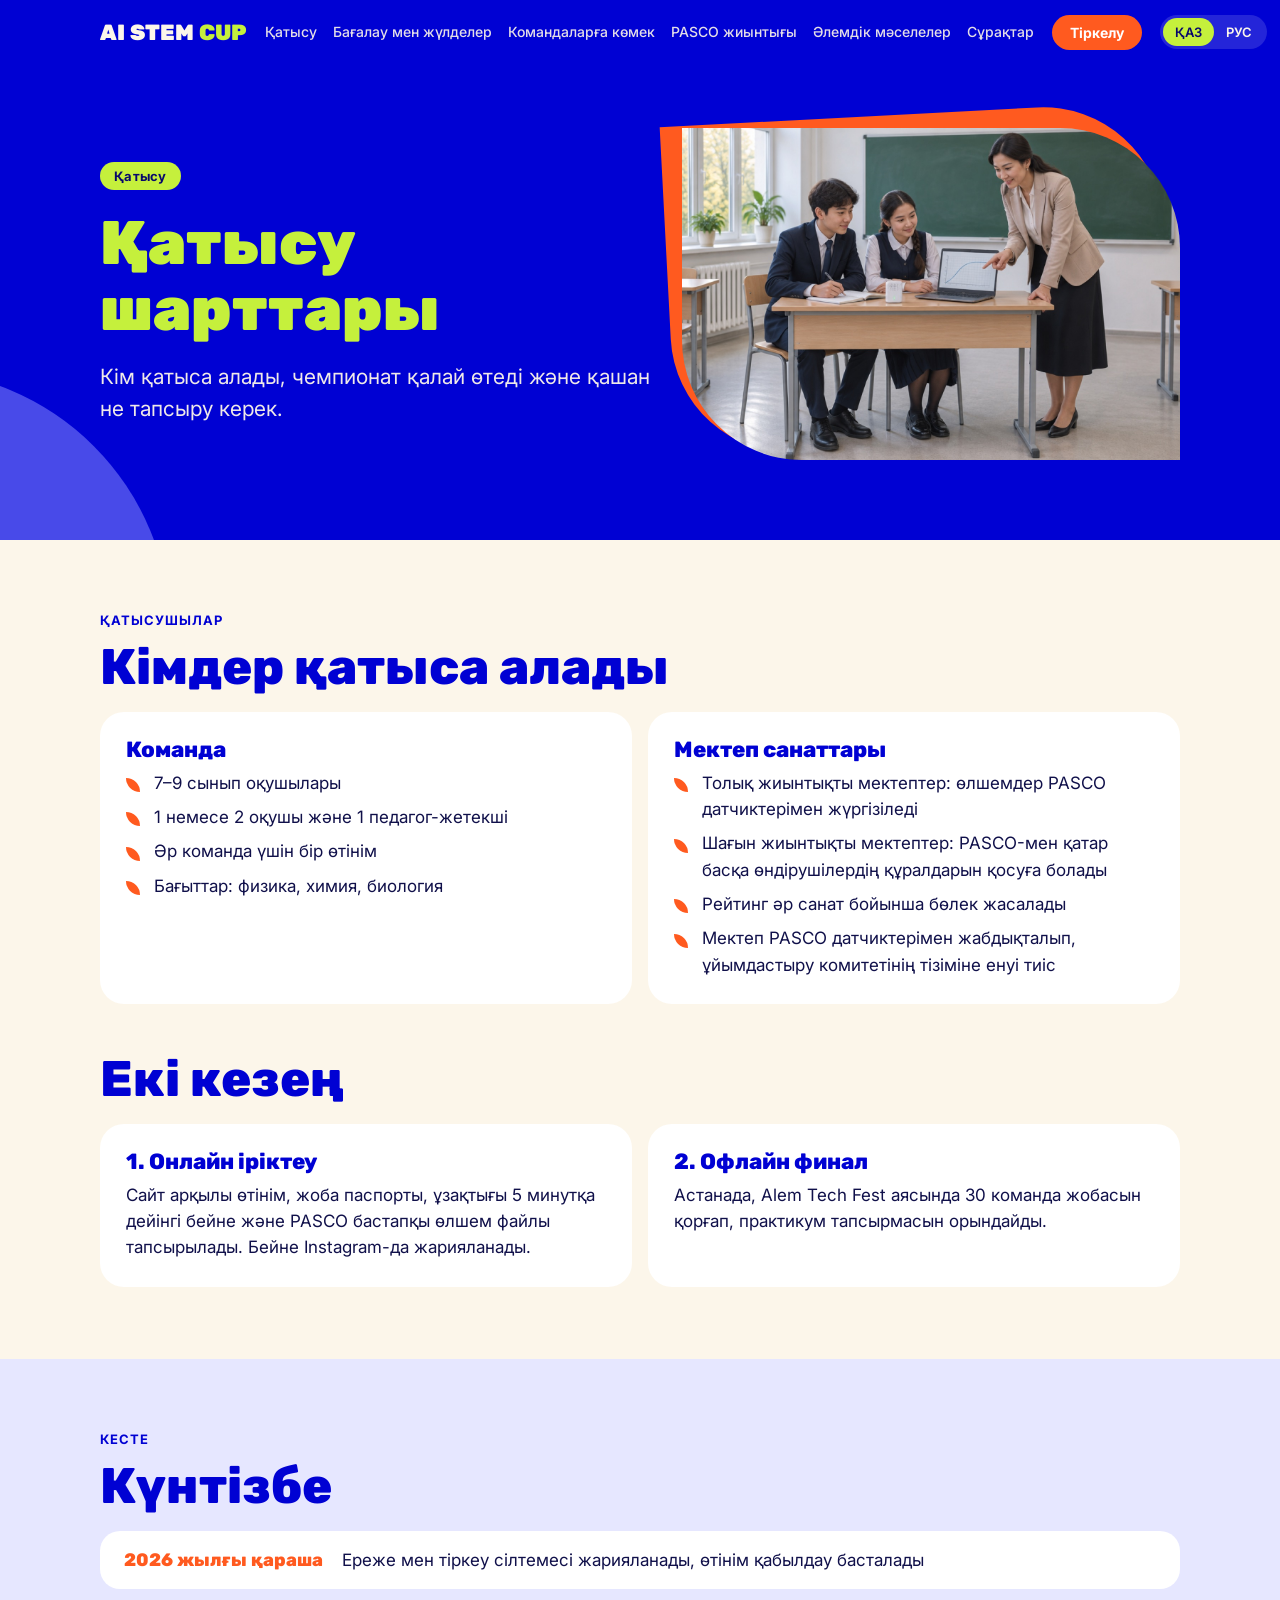
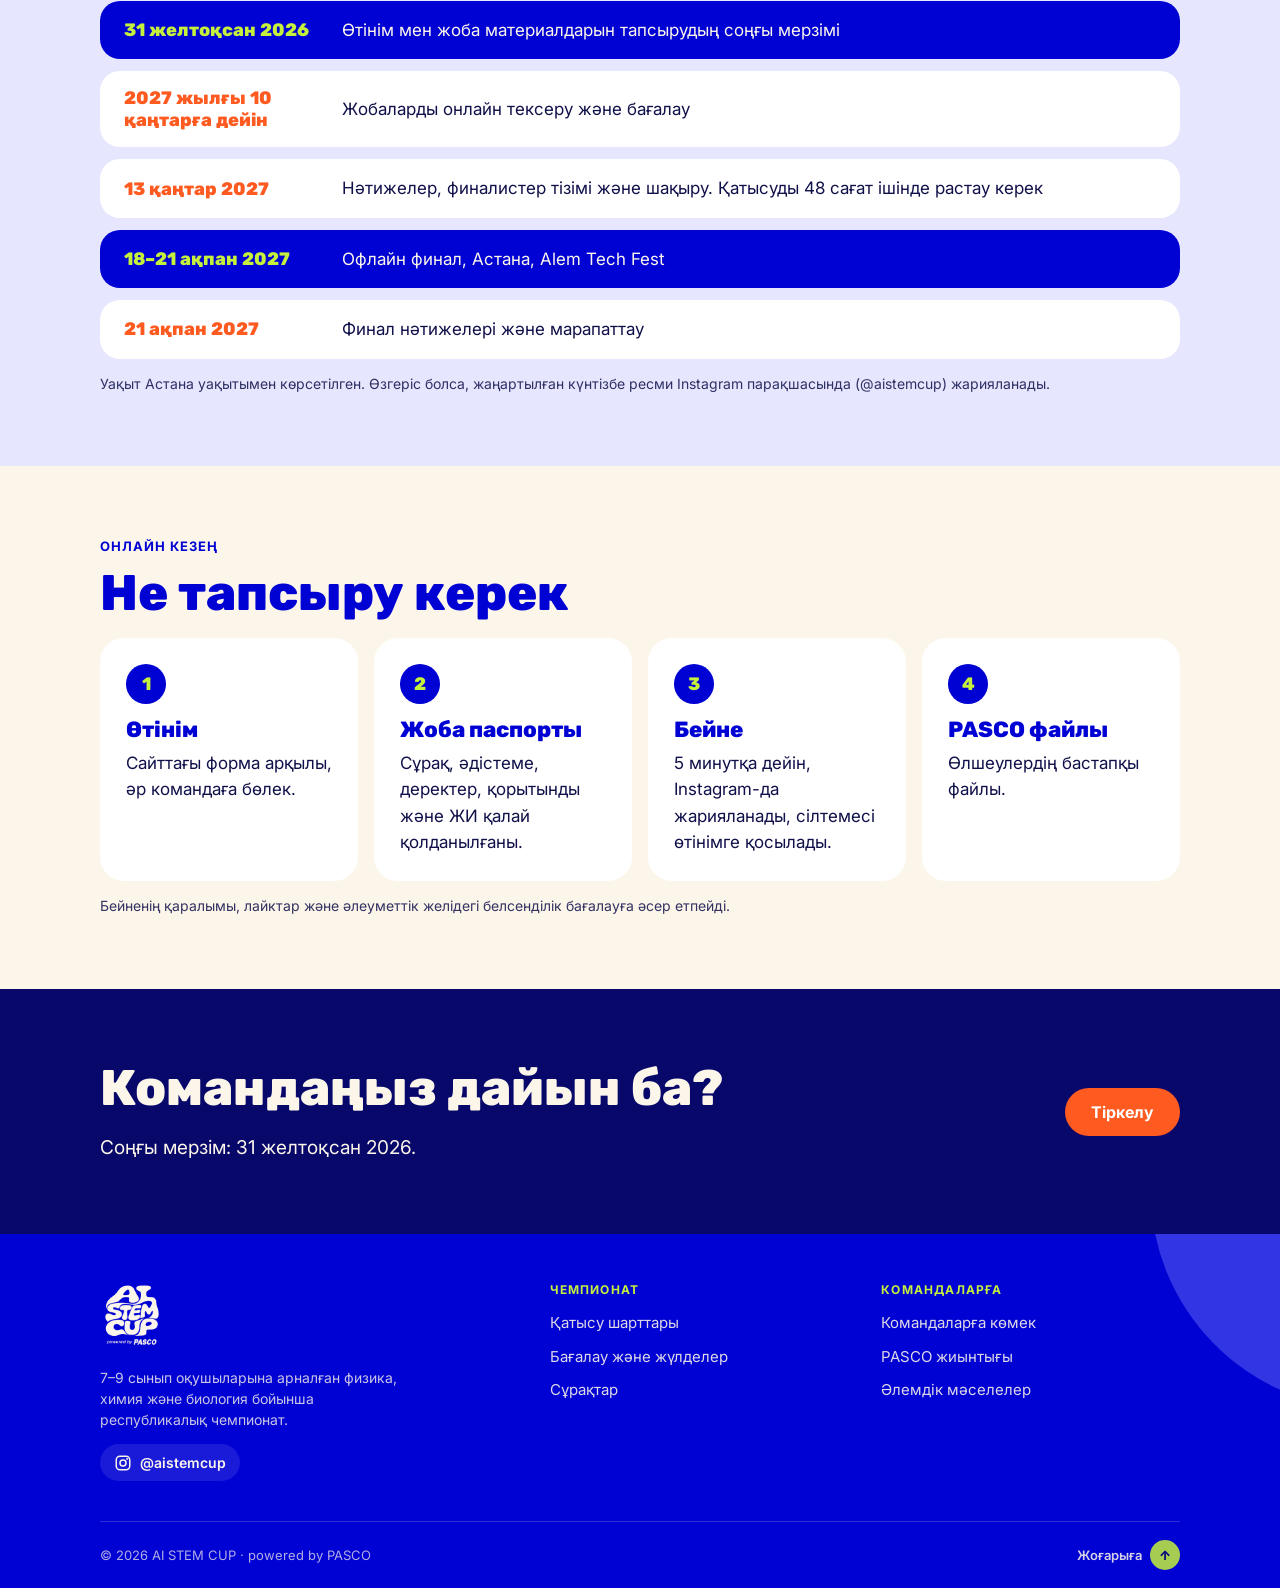
<file: participate.html>
<!DOCTYPE html> <html lang='kk'> <head> <meta charset='utf-8'> <meta name='viewport' content='width=device-width, initial-scale=1'> <title data-kk='Қатысу шарттары · AI STEM CUP' data-ru='Условия участия · AI STEM CUP'>Қатысу шарттары · AI STEM CUP</title> <meta name='description' content='7–9 сынып оқушыларына арналған физика, химия және биология бойынша республикалық чемпионат. PASCO датчиктерімен нақты өлшеу.'> <meta property='og:type' content='website'> <meta property='og:site_name' content='AI STEM CUP'> <meta property='og:title' content='Қатысу шарттары · AI STEM CUP'> <meta property='og:description' content='7–9 сынып оқушыларына арналған физика, химия және биология бойынша республикалық чемпионат. PASCO датчиктерімен нақты өлшеу.'> <meta property='og:url' content='https://aistemcup.vercel.app/participate.html'> <meta property='og:image' content='https://aistemcup.vercel.app/img/og.jpg'> <meta property='og:image:width' content='1200'> <meta property='og:image:height' content='630'> <meta name='twitter:card' content='summary_large_image'> <link rel='icon' href='favicon.svg' type='image/svg+xml'> <link rel='preconnect' href='https://fonts.googleapis.com'> <link rel='preconnect' href='https://fonts.gstatic.com' crossorigin> <link href='https://fonts.googleapis.com/css2?family=Inter:wght@400;500;600&family=Rubik:wght@500;700;800;900&display=swap' rel='stylesheet'> <link rel='stylesheet' href='style.css'> <link rel='stylesheet' href='extra.css'> </head> <body> <header><div class='w'> <a class='brand' href='index.html'>AI STEM <span>CUP</span></a> <nav><a href='participate.html' data-t='n_part'></a><a href='awards.html' data-t='n_awards'></a><a href='guide.html' data-t='n_guide'></a><a href='practicum.html' data-t='n_prac'></a><a href='world.html' data-t='n_world'></a><a href='index.html#faq' data-t='n_faq'></a></nav> <a class='hbtn' href='register.html' data-t='cta_reg'></a> <div class='lang' role='group' aria-label='Language'><button id='bkk' aria-pressed='true'>ҚАЗ</button><button id='bru' aria-pressed='false'>РУС</button></div> </div></header> <main>
<div class='hero phero'><div class='w'><div><span class='chip'><span class='k'>Қатысу</span><span class='r'>Участие</span></span><h1 class='h1s'><span class='k'>Қатысу шарттары</span><span class='r'>Условия участия</span></h1><p class='lead'><span class='k'>Кім қатыса алады, чемпионат қалай өтеді және қашан не тапсыру керек.</span><span class='r'>Кто может участвовать, как проходит чемпионат и что когда подавать.</span></p></div><figure class='hph'><img src='img/kz3-mentor.jpg' alt='' width='1400' height='933' fetchpriority='high'></figure></div></div><section id='who'><div class='w'> <div class='eyebrow' data-t='who_e'></div> <h2 data-t='who_h'></h2> <div class='grid g2'> <div class='card'><h3 data-t='who1h'></h3><ul class='tick'><li data-t='who1a'></li><li data-t='who1b'></li><li data-t='who1c'></li><li data-t='who1d'></li></ul></div> <div class='card'><h3 data-t='who2h'></h3><ul class='tick'><li data-t='who2a'></li><li data-t='who2b'></li><li data-t='who2c'></li><li data-t='who2d'></li></ul></div> </div> <h2 style='margin-top:48px' data-t='stages_h'></h2> <div class='grid g2'> <div class='card'><h3 data-t='st1h'></h3><p data-t='st1p'></p></div> <div class='card'><h3 data-t='st2h'></h3><p data-t='st2p'></p></div> </div> </div></section><section class='lav' id='cal'><div class='w'> <div class='eyebrow' data-t='n_cal'></div> <h2 data-t='cal_h'></h2> <ol class='tl'> <li><b data-t='cal1d'></b><span data-t='cal1t'></span></li> <li class='key'><b data-t='cal2d'></b><span data-t='cal2t'></span></li> <li><b data-t='cal3d'></b><span data-t='cal3t'></span></li> <li><b data-t='cal4d'></b><span data-t='cal4t'></span></li> <li class='key'><b data-t='cal5d'></b><span data-t='cal5t'></span></li> <li><b data-t='cal6d'></b><span data-t='cal6t'></span></li> </ol> <p class='src' data-t='cal_note'></p> </div></section><section id='submit'><div class='w'><div class='eyebrow'><span class='k'>Онлайн кезең</span><span class='r'>Онлайн-этап</span></div><h2><span class='k'>Не тапсыру керек</span><span class='r'>Что нужно подать</span></h2><div class='grid g4'><div class='card'><span class='n'>1</span><h3><span class='k'>Өтінім</span><span class='r'>Заявка</span></h3><p><span class='k'>Сайттағы форма арқылы, әр командаға бөлек.</span><span class='r'>Через форму на сайте, отдельно на каждую команду.</span></p></div><div class='card'><span class='n'>2</span><h3><span class='k'>Жоба паспорты</span><span class='r'>Паспорт проекта</span></h3><p><span class='k'>Сұрақ, әдістеме, деректер, қорытынды және ЖИ қалай қолданылғаны.</span><span class='r'>Вопрос, методика, данные, вывод и как использовали ИИ.</span></p></div><div class='card'><span class='n'>3</span><h3><span class='k'>Бейне</span><span class='r'>Видео</span></h3><p><span class='k'>5 минутқа дейін, Instagram-да жарияланады, сілтемесі өтінімге қосылады.</span><span class='r'>До 5 минут, публикуется в Instagram, ссылка добавляется в заявку.</span></p></div><div class='card'><span class='n'>4</span><h3><span class='k'>PASCO файлы</span><span class='r'>Файл PASCO</span></h3><p><span class='k'>Өлшеулердің бастапқы файлы.</span><span class='r'>Исходный файл измерений.</span></p></div></div><p class='src'><span class='k'>Бейненің қаралымы, лайктар және әлеуметтік желідегі белсенділік бағалауға әсер етпейді.</span><span class='r'>Просмотры, лайки и активность в соцсетях на оценку не влияют.</span></p></div></section><section class='navy'><div class='w ctaw'><div><h2><span class='k'>Командаңыз дайын ба?</span><span class='r'>Команда готова?</span></h2><p class='sub'><span class='k'>Соңғы мерзім: 31 желтоқсан 2026.</span><span class='r'>Крайний срок: 31 декабря 2026.</span></p></div><a class='btn' href='register.html' data-t='cta_reg'></a></div></section>
</main>
<footer></footer>
<script src='app.js'></script>
</body>
</html>
</file>
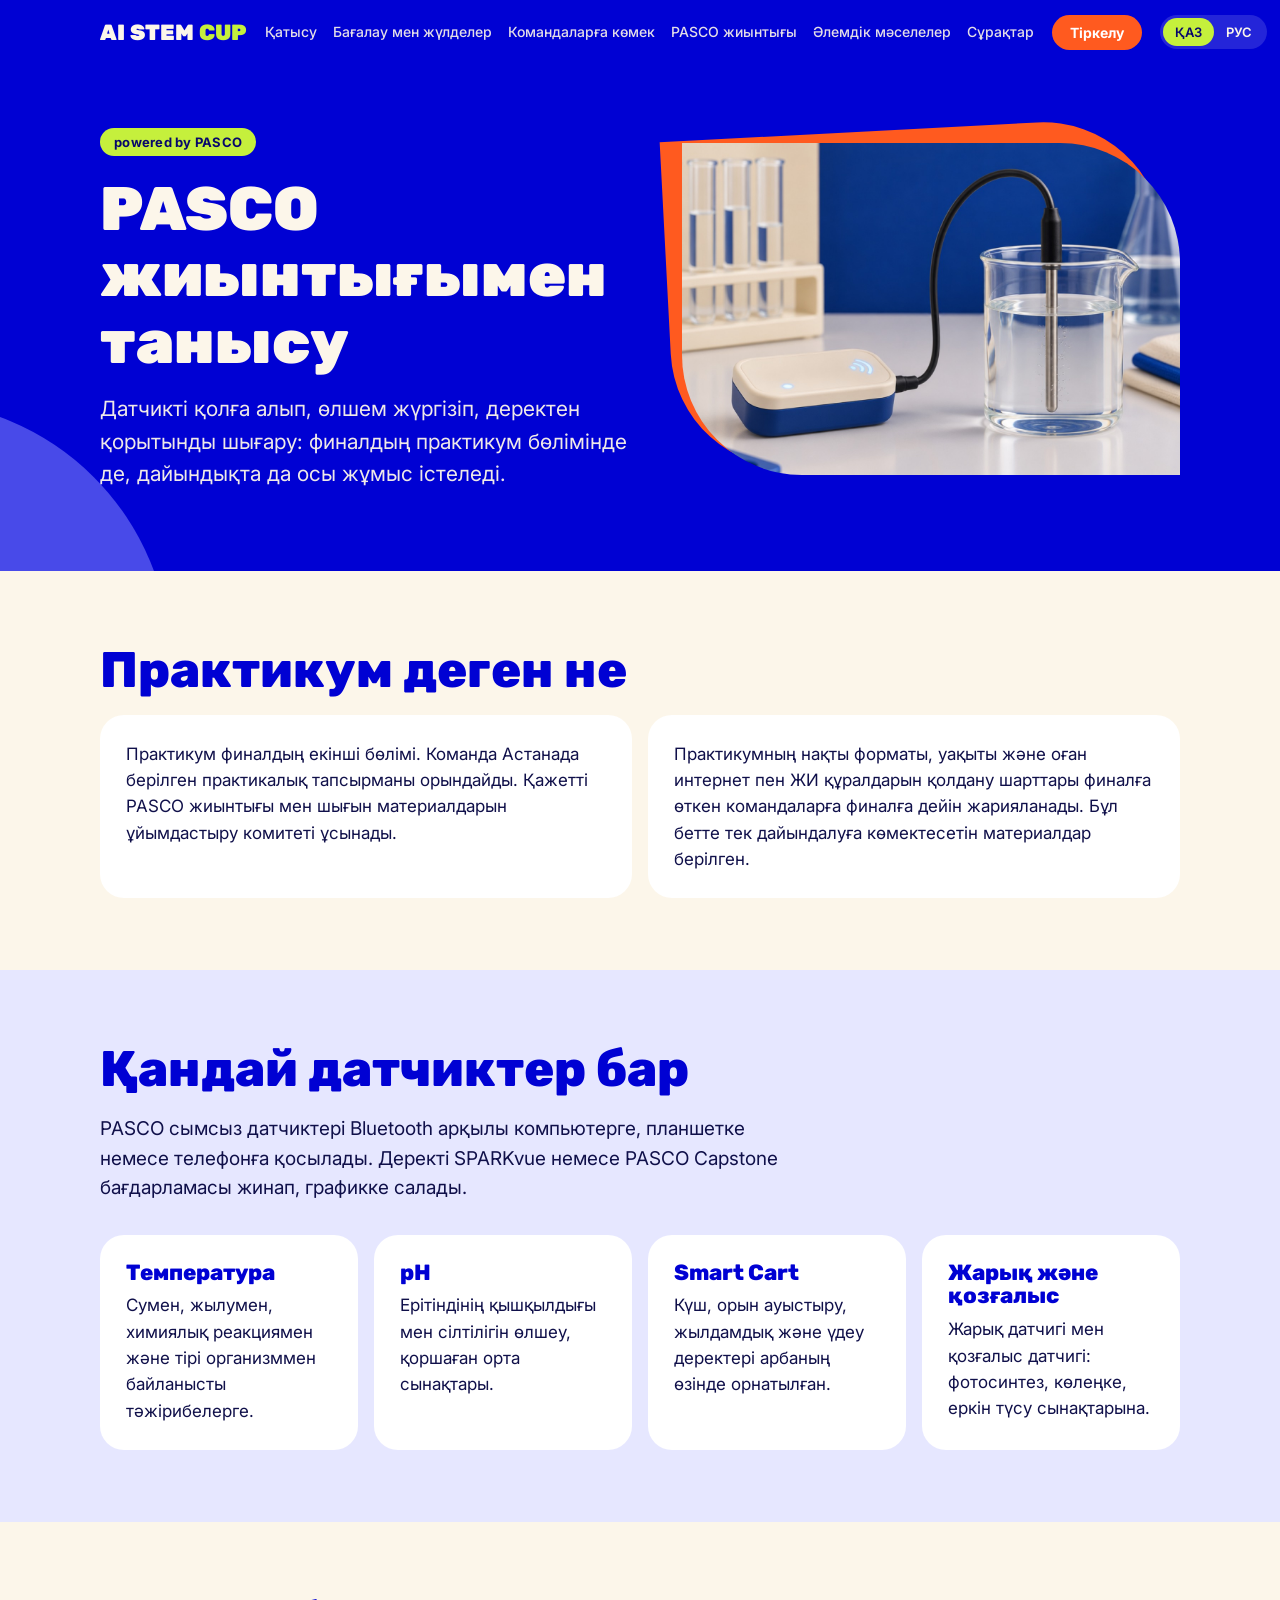
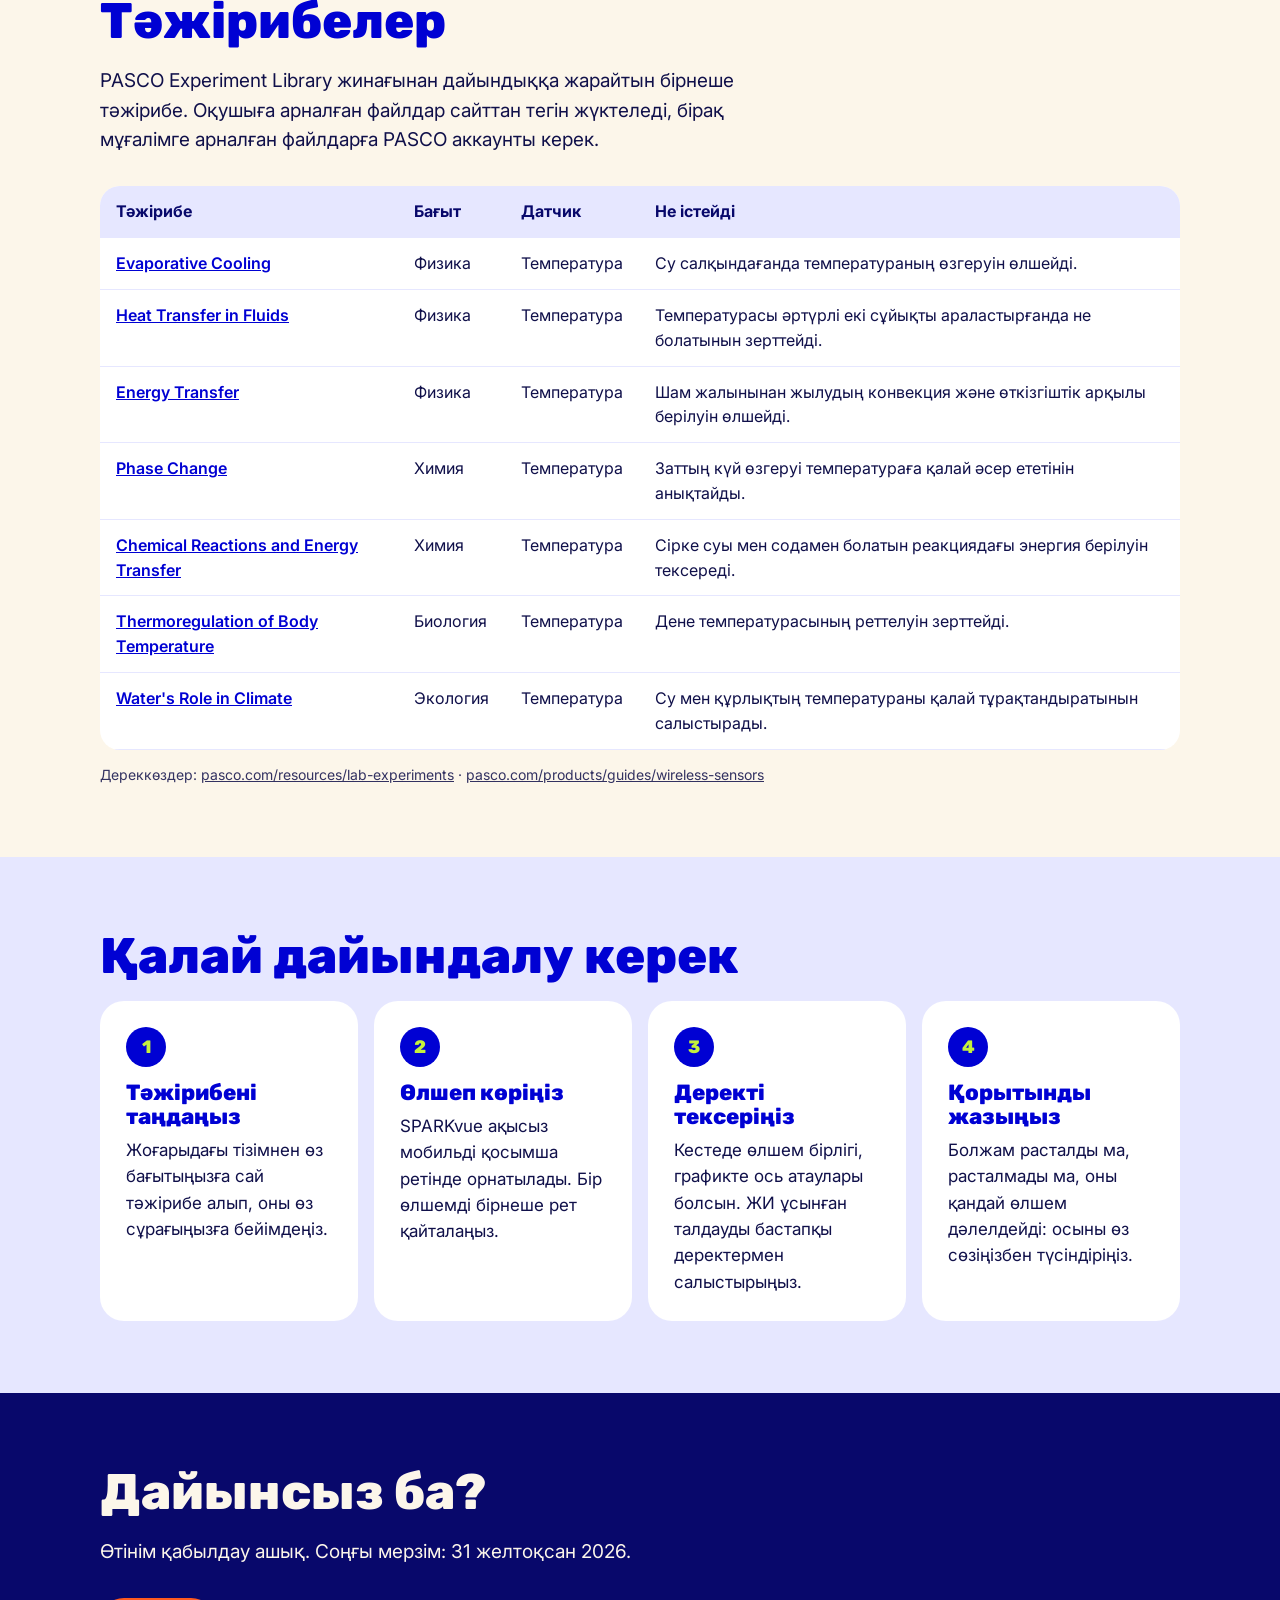
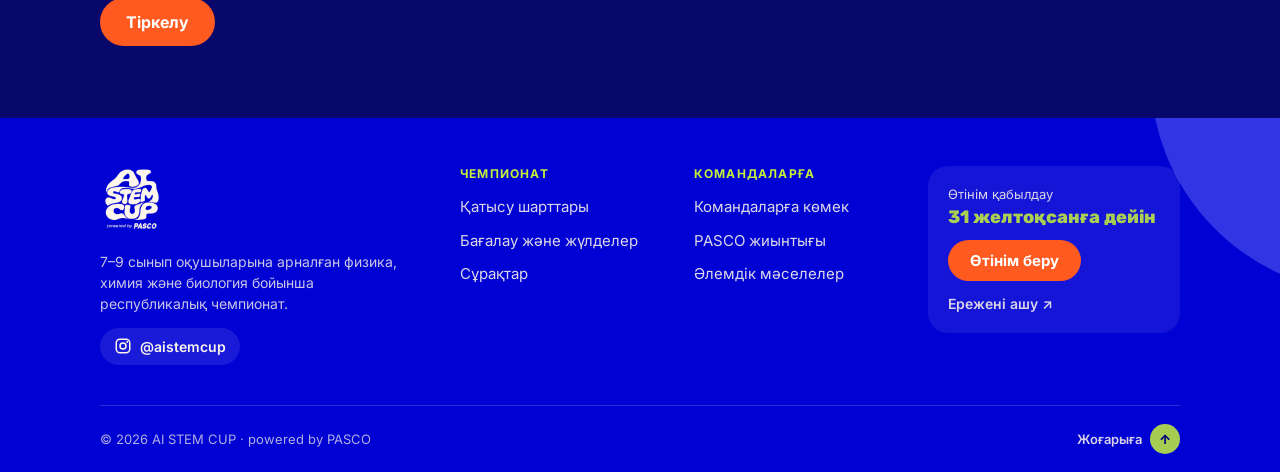
<file: practicum.html>
<!DOCTYPE html> <html lang='kk'> <head> <meta charset='utf-8'> <meta name='viewport' content='width=device-width, initial-scale=1'> <title data-kk='PASCO жиынтығы · AI STEM CUP' data-ru='Набор PASCO · AI STEM CUP'>PASCO жиынтығы · AI STEM CUP</title> <meta name='description' content='7–9 сынып оқушыларына арналған физика, химия және биология бойынша республикалық чемпионат. PASCO датчиктерімен нақты өлшеу.'> <meta property='og:type' content='website'> <meta property='og:site_name' content='AI STEM CUP'> <meta property='og:title' content='PASCO жиынтығы · AI STEM CUP'> <meta property='og:description' content='7–9 сынып оқушыларына арналған физика, химия және биология бойынша республикалық чемпионат. PASCO датчиктерімен нақты өлшеу.'> <meta property='og:url' content='https://aistemcup.vercel.app/practicum.html'> <meta property='og:image' content='https://aistemcup.vercel.app/img/og.jpg'> <meta property='og:image:width' content='1200'> <meta property='og:image:height' content='630'> <meta name='twitter:card' content='summary_large_image'> <link rel='icon' href='favicon.svg' type='image/svg+xml'> <link rel='preconnect' href='https://fonts.googleapis.com'> <link rel='preconnect' href='https://fonts.gstatic.com' crossorigin> <link href='https://fonts.googleapis.com/css2?family=Inter:wght@400;500;600&family=Rubik:wght@500;700;800;900&display=swap' rel='stylesheet'> <link rel='stylesheet' href='style.css'> <link rel='stylesheet' href='extra.css'> </head> <body> <header><div class='w'> <a class='brand' href='index.html'>AI STEM <span>CUP</span></a> <nav><a href='participate.html' data-t='n_part'></a><a href='awards.html' data-t='n_awards'></a><a href='guide.html' data-t='n_guide'></a><a href='practicum.html' data-t='n_prac'></a><a href='world.html' data-t='n_world'></a><a href='index.html#faq' data-t='n_faq'></a></nav> <a class='hbtn' href='register.html' data-t='cta_reg'></a> <div class='lang' role='group' aria-label='Language'><button id='bkk' aria-pressed='true'>ҚАЗ</button><button id='bru' aria-pressed='false'>РУС</button></div> </div></header> <main> <div class='hero phero'><div class='w'> <div> <span class='chip'>powered by PASCO</span> <h1 data-t='pr_h1' class='h1s'></h1> <p class='lead' data-t='pr_lead'></p></div><figure class='hph'><img src='img/sensor.jpg' alt='' width='1400' height='933' fetchpriority='high'></figure> </div></div> <section><div class='w'> <h2 data-t='pr_what_h'></h2> <div class='grid g2'> <div class='card'><p data-t='pr_what_p1'></p></div> <div class='card'><p data-t='pr_what_p2'></p></div> </div> </div></section> <section class='lav'><div class='w'> <h2 data-t='pr_s_h'></h2> <p class='sub' data-t='pr_s_p'></p> <div class='grid g4'> <div class='card'><h3 data-t='pr_t_h'></h3><p data-t='pr_t_p'></p></div> <div class='card'><h3 data-t='pr_ph_h'></h3><p data-t='pr_ph_p'></p></div> <div class='card'><h3 data-t='pr_c_h'></h3><p data-t='pr_c_p'></p></div> <div class='card'><h3 data-t='pr_l_h'></h3><p data-t='pr_l_p'></p></div> </div> </div></section> <section><div class='w'> <h2 data-t='pr_e_h'></h2> <p class='sub' data-t='pr_e_p'></p> <div class='tw'><table> <thead><tr><th data-t='pr_th1'></th><th data-t='pr_th2'></th><th data-t='pr_th3'></th><th data-t='pr_th4'></th></tr></thead> <tbody> <tr><td><a href='https://www.pasco.com/resources/lab-experiments/69' target='_blank' rel='noopener'>Evaporative Cooling</a></td><td data-t='e1d'></td><td data-t='e1s'></td><td data-t='e1t'></td></tr> <tr><td><a href='https://www.pasco.com/resources/lab-experiments/68' target='_blank' rel='noopener'>Heat Transfer in Fluids</a></td><td data-t='e2d'></td><td data-t='e2s'></td><td data-t='e2t'></td></tr> <tr><td><a href='https://www.pasco.com/resources/lab-experiments/66' target='_blank' rel='noopener'>Energy Transfer</a></td><td data-t='e3d'></td><td data-t='e3s'></td><td data-t='e3t'></td></tr> <tr><td><a href='https://www.pasco.com/resources/lab-experiments/789' target='_blank' rel='noopener'>Phase Change</a></td><td data-t='e4d'></td><td data-t='e4s'></td><td data-t='e4t'></td></tr> <tr><td><a href='https://www.pasco.com/resources/lab-experiments/1188' target='_blank' rel='noopener'>Chemical Reactions and Energy Transfer</a></td><td data-t='e5d'></td><td data-t='e5s'></td><td data-t='e5t'></td></tr> <tr><td><a href='https://www.pasco.com/resources/lab-experiments/52' target='_blank' rel='noopener'>Thermoregulation of Body Temperature</a></td><td data-t='e6d'></td><td data-t='e6s'></td><td data-t='e6t'></td></tr> <tr><td><a href='https://www.pasco.com/resources/lab-experiments/13' target='_blank' rel='noopener'>Water's Role in Climate</a></td><td data-t='e7d'></td><td data-t='e7s'></td><td data-t='e7t'></td></tr> </tbody></table></div> <p class='src'><span data-t='pr_src_h'></span>: <a href='https://www.pasco.com/resources/lab-experiments' target='_blank' rel='noopener'>pasco.com/resources/lab-experiments</a> · <a href='https://pasco.com/products/guides/wireless-sensors' target='_blank' rel='noopener'>pasco.com/products/guides/wireless-sensors</a></p> </div></section> <section class='lav'><div class='w'> <h2 data-t='pr_how_h'></h2> <div class='grid g4'> <div class='card'><span class='n'>1</span><h3 data-t='pr_how1h'></h3><p data-t='pr_how1p'></p></div> <div class='card'><span class='n'>2</span><h3 data-t='pr_how2h'></h3><p data-t='pr_how2p'></p></div> <div class='card'><span class='n'>3</span><h3 data-t='pr_how3h'></h3><p data-t='pr_how3p'></p></div> <div class='card'><span class='n'>4</span><h3 data-t='pr_how4h'></h3><p data-t='pr_how4p'></p></div> </div> </div></section> <section class='navy'><div class='w'> <h2 data-t='pr_cta_h'></h2> <p class='sub' data-t='pr_cta_p'></p> <a class='btn' href='register.html' data-t='cta_reg'></a> </div></section> </main> <footer></footer> <script src='app.js'></script> </body> </html>
</file>
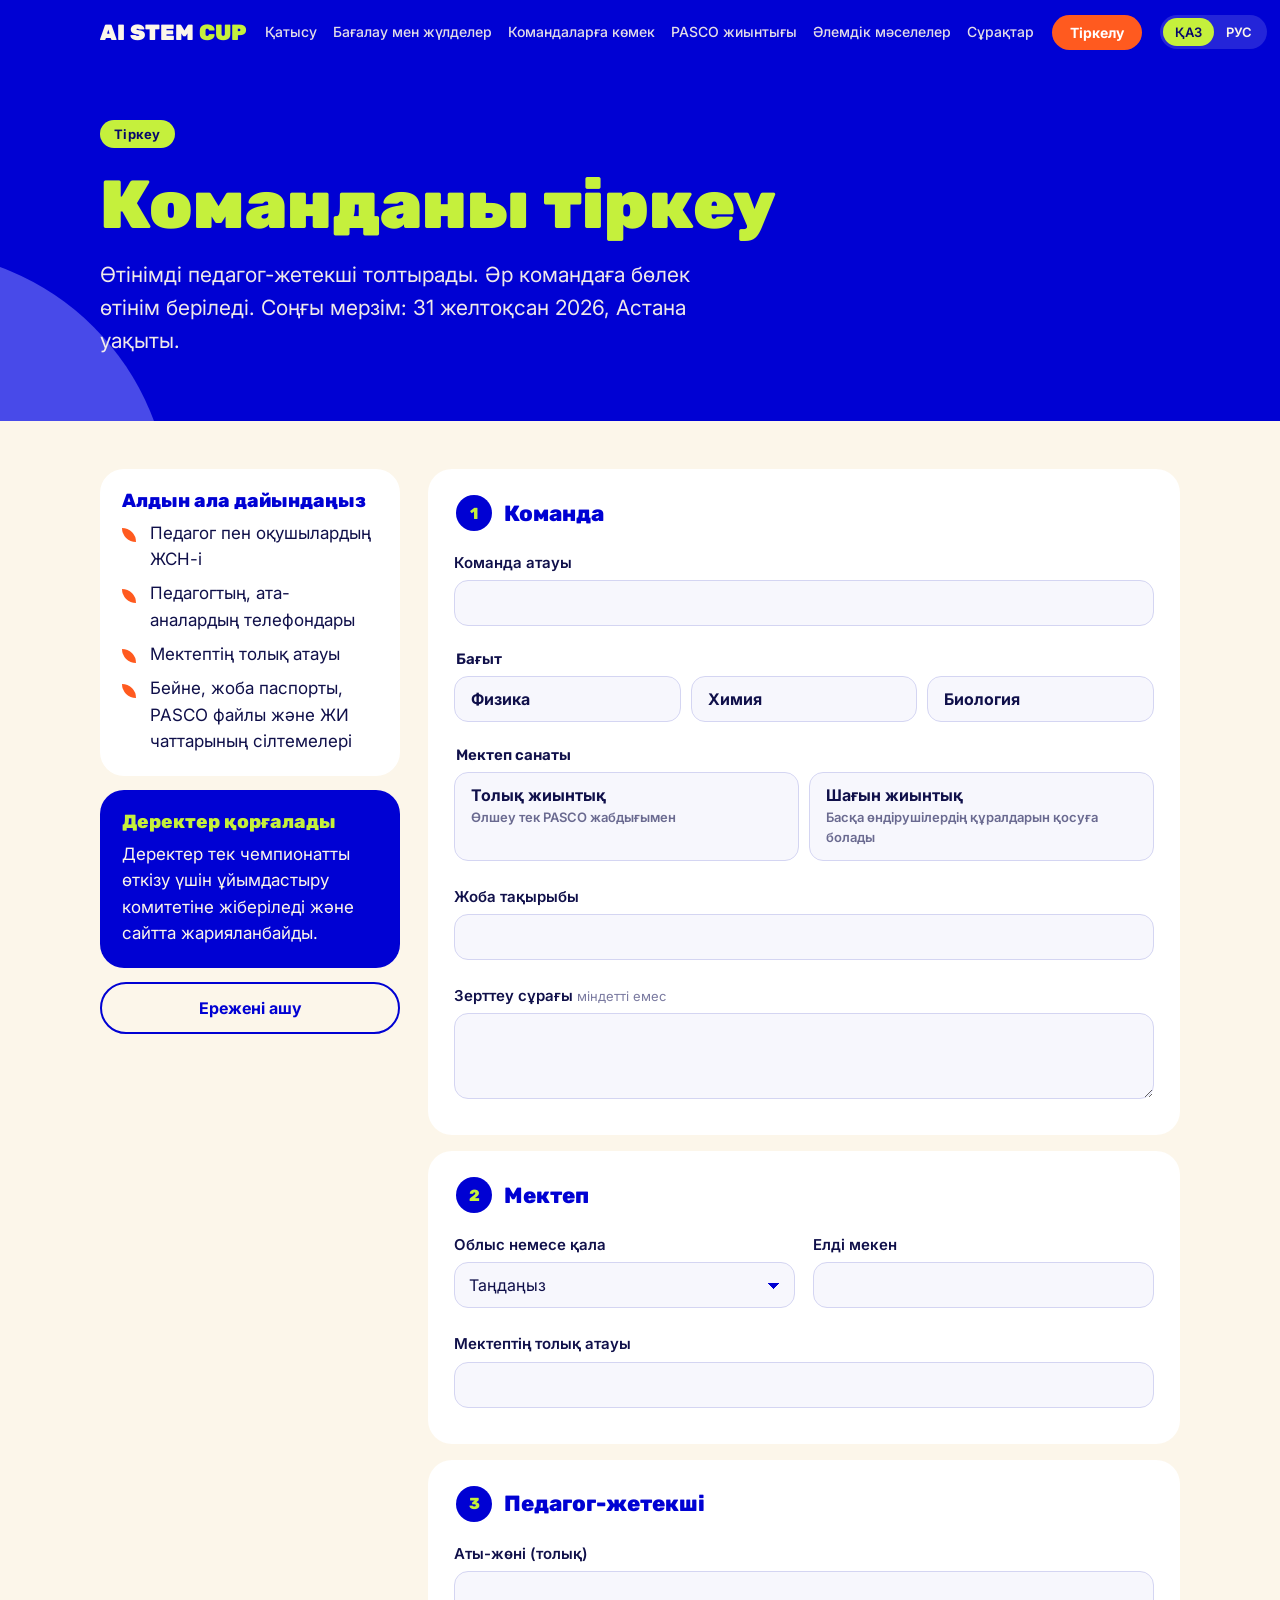
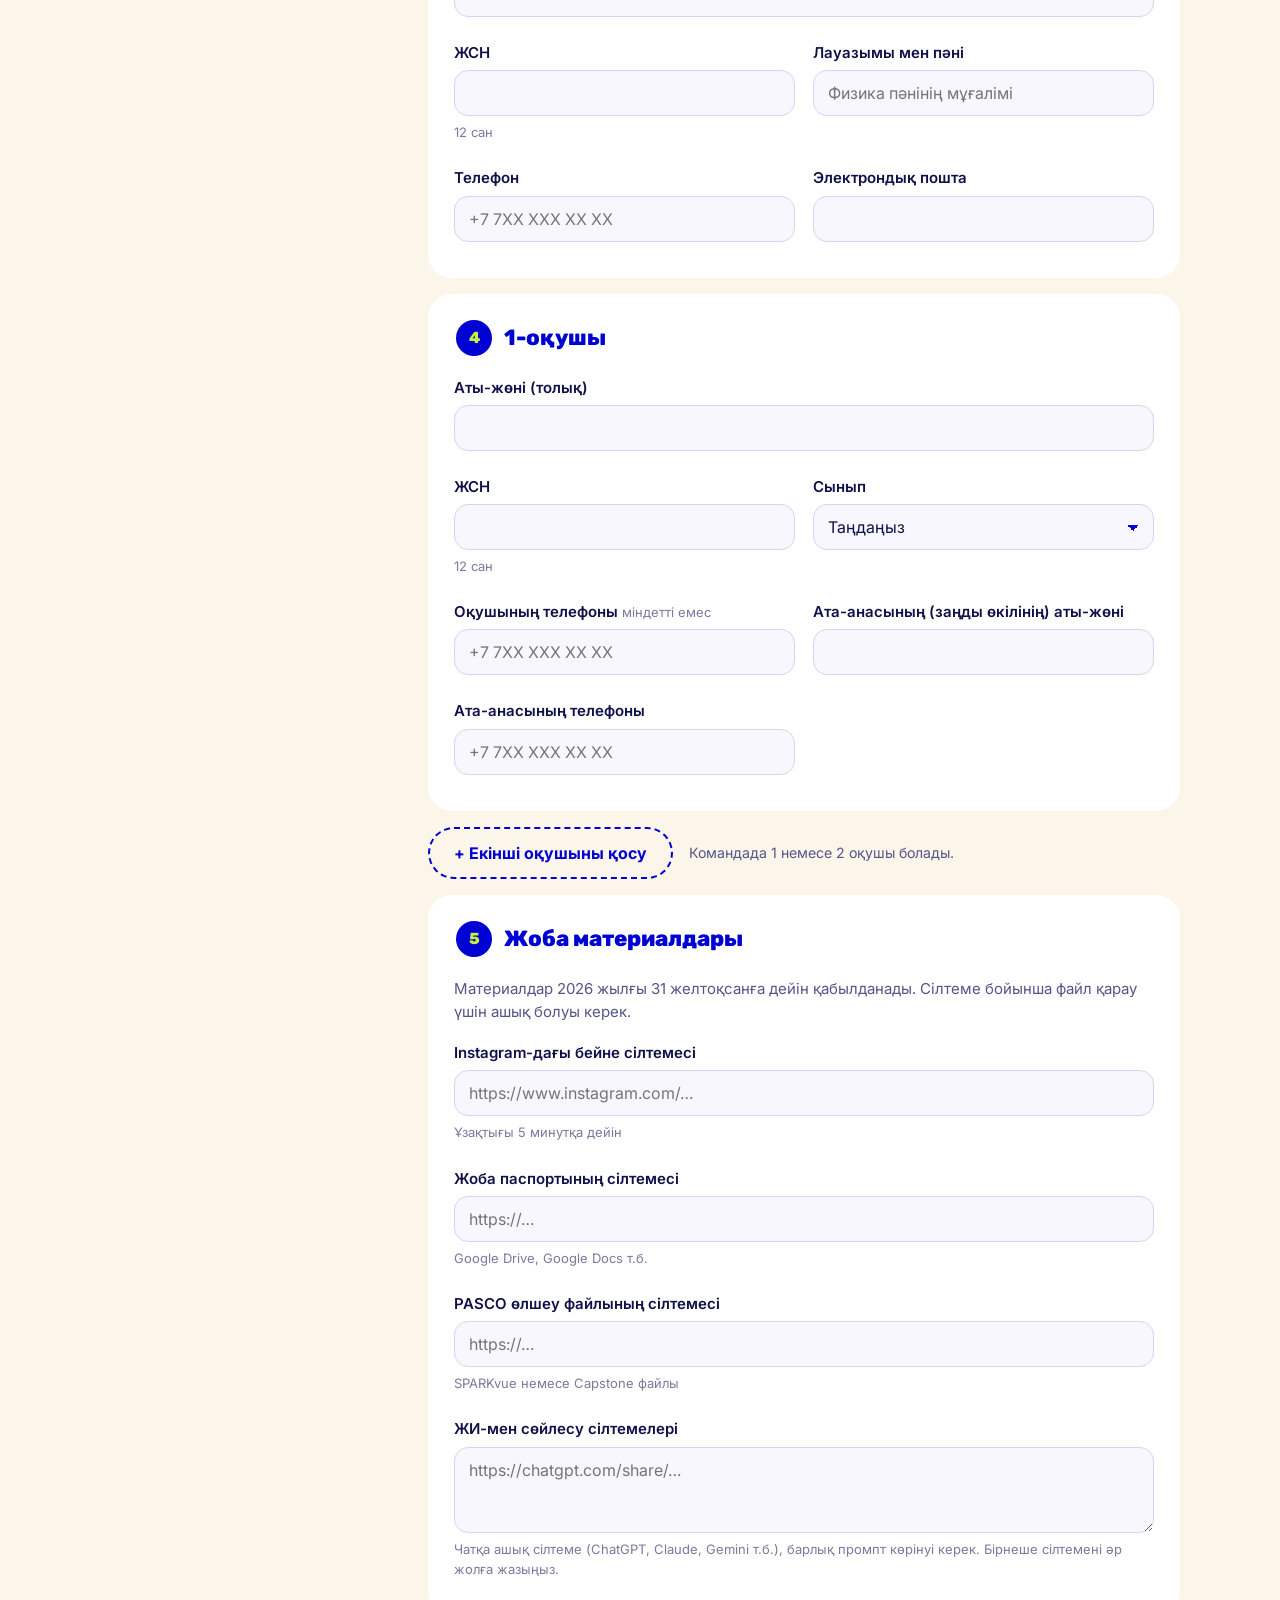
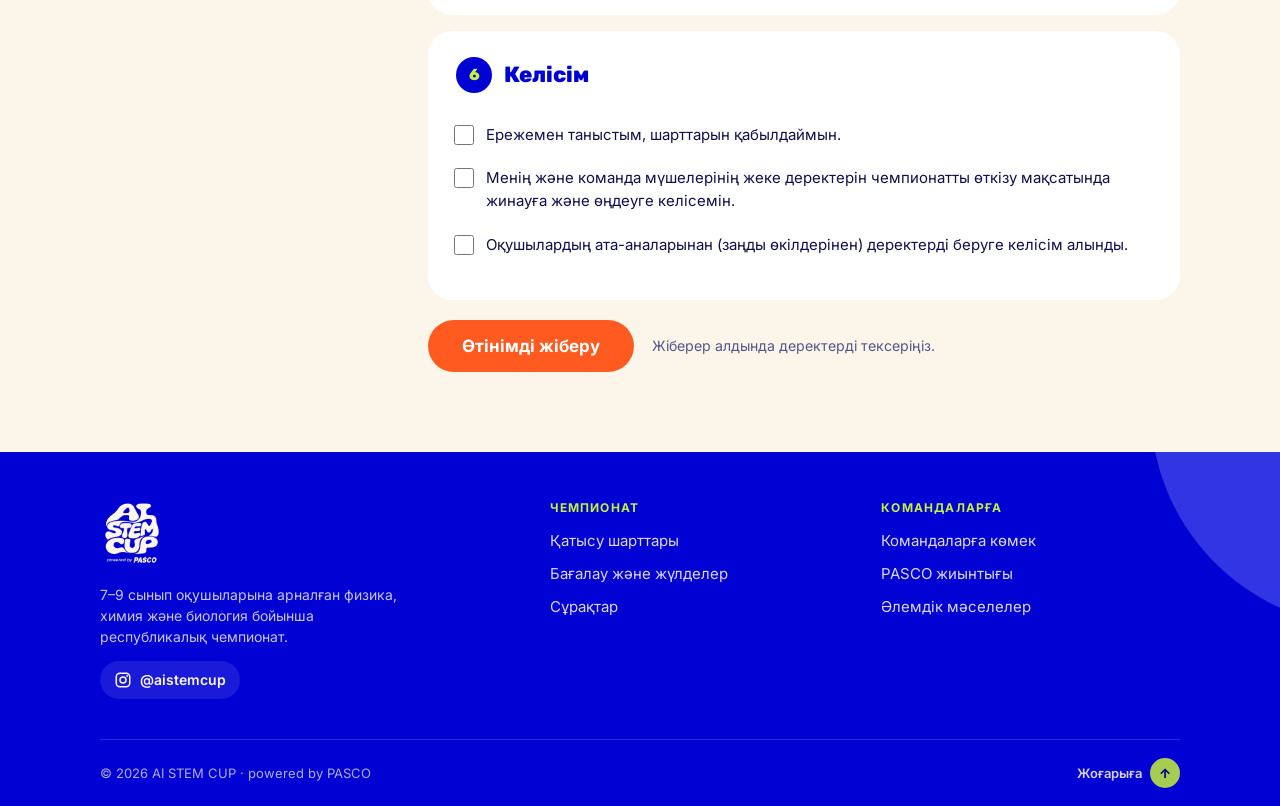
<file: register.html>
<!DOCTYPE html> <html lang='kk'> <head> <meta charset='utf-8'> <meta name='viewport' content='width=device-width, initial-scale=1'> <title data-kk='Команданы тіркеу · AI STEM CUP' data-ru='Регистрация команды · AI STEM CUP'>Команданы тіркеу · AI STEM CUP</title> <meta name='description' content='7–9 сынып оқушыларына арналған физика, химия және биология бойынша республикалық чемпионат. PASCO датчиктерімен нақты өлшеу.'> <meta property='og:type' content='website'> <meta property='og:site_name' content='AI STEM CUP'> <meta property='og:title' content='Команданы тіркеу · AI STEM CUP'> <meta property='og:description' content='7–9 сынып оқушыларына арналған физика, химия және биология бойынша республикалық чемпионат. PASCO датчиктерімен нақты өлшеу.'> <meta property='og:url' content='https://aistemcup.vercel.app/register.html'> <meta property='og:image' content='https://aistemcup.vercel.app/img/og.jpg'> <meta property='og:image:width' content='1200'> <meta property='og:image:height' content='630'> <meta name='twitter:card' content='summary_large_image'> <link rel='icon' href='favicon.svg' type='image/svg+xml'> <link rel='preconnect' href='https://fonts.googleapis.com'> <link rel='preconnect' href='https://fonts.gstatic.com' crossorigin> <link href='https://fonts.googleapis.com/css2?family=Inter:wght@400;500;600&family=Rubik:wght@500;700;800;900&display=swap' rel='stylesheet'> <link rel='stylesheet' href='style.css'> <link rel='stylesheet' href='extra.css'> <link rel='stylesheet' href='form.css'> </head> <body> <header><div class='w'> <a class='brand' href='index.html'>AI STEM <span>CUP</span></a> <nav><a href='participate.html' data-t='n_part'></a><a href='awards.html' data-t='n_awards'></a><a href='guide.html' data-t='n_guide'></a><a href='practicum.html' data-t='n_prac'></a><a href='world.html' data-t='n_world'></a><a href='index.html#faq' data-t='n_faq'></a></nav> <a class='hbtn' href='register.html' data-t='cta_reg'></a> <div class='lang' role='group' aria-label='Language'><button id='bkk' aria-pressed='true'>ҚАЗ</button><button id='bru' aria-pressed='false'>РУС</button></div> </div></header> <main>
<div class='hero rhero'><div class='w' style='grid-template-columns:1fr'>
<div>
<span class='chip'><span class='k'>Тіркеу</span><span class='r'>Регистрация</span></span>
<h1 style='font-size:clamp(36px,5.4vw,68px)'><span class='k'>Команданы тіркеу</span><span class='r'>Регистрация команды</span></h1>
<p class='lead'><span class='k'>Өтінімді педагог-жетекші толтырады. Әр командаға бөлек өтінім беріледі. Соңғы мерзім: 31 желтоқсан 2026, Астана уақыты.</span><span class='r'>Заявку заполняет педагог-наставник. На каждую команду подаётся отдельная заявка. Крайний срок: 31 декабря 2026, время астанинское.</span></p>
</div></div></div>
<section class='rsec'><div class='w rwrap'>
<aside class='rside'>
<div class='card'><h3><span class='k'>Алдын ала дайындаңыз</span><span class='r'>Подготовьте заранее</span></h3><ul class='tick'>
<li><span class='k'>Педагог пен оқушылардың ЖСН-і</span><span class='r'>ИИН педагога и учеников</span></li>
<li><span class='k'>Педагогтың, ата-аналардың телефондары</span><span class='r'>Телефоны педагога и родителей</span></li>
<li><span class='k'>Мектептің толық атауы</span><span class='r'>Полное название школы</span></li>
<li><span class='k'>Бейне, жоба паспорты, PASCO файлы және ЖИ чаттарының сілтемелері</span><span class='r'>Ссылки на видео, паспорт проекта, файл PASCO и чаты с ИИ</span></li>
</ul></div>
<div class='card dark'><h3><span class='k'>Деректер қорғалады</span><span class='r'>Данные защищены</span></h3><p><span class='k'>Деректер тек чемпионатты өткізу үшін ұйымдастыру комитетіне жіберіледі және сайтта жарияланбайды.</span><span class='r'>Данные передаются только оргкомитету для проведения чемпионата и не публикуются на сайте.</span></p></div>
<a class='btn ghost2' href='https://docs.google.com/document/d/16dQhR16W9woQAm1rgra1iUC7x-2B6AiMYpRXE7df9HQ/edit' target='_blank' rel='noopener'><span class='k'>Ережені ашу</span><span class='r'>Открыть положение</span></a>
</aside>
<form id='reg' class='rform' novalidate>
<div class='off' id='offnote' hidden><b>!</b><span><span class='k'>Өтінім қабылдау әлі қосылмаған. Кейінірек көріңіз.</span><span class='r'>Приём заявок ещё не подключён. Попробуйте позже.</span></span></div>
<div class='ferr' id='ferr' role='alert' hidden></div>
<fieldset class='blk'><legend><span class='bn'>1</span><span class='k'>Команда</span><span class='r'>Команда</span></legend><div class='fg'>
<div class='fld wide'><label for='f_team'><span class='k'>Команда атауы</span><span class='r'>Название команды</span></label><input id='f_team' name='team' type='text' required maxlength='80' autocomplete='off'><small class='err'></small></div>
<fieldset class='fld wide rg' data-name='dir'><legend><span class='k'>Бағыт</span><span class='r'>Направление</span></legend><div class='opts'><label class='opt'><input type='radio' name='dir' value='Физика' required><span><b><span class='k'>Физика</span><span class='r'>Физика</span></b></span></label><label class='opt'><input type='radio' name='dir' value='Химия' required><span><b><span class='k'>Химия</span><span class='r'>Химия</span></b></span></label><label class='opt'><input type='radio' name='dir' value='Биология' required><span><b><span class='k'>Биология</span><span class='r'>Биология</span></b></span></label></div><small class='err'></small></fieldset>
<fieldset class='fld wide rg' data-name='cat'><legend><span class='k'>Мектеп санаты</span><span class='r'>Категория школы</span></legend><div class='opts'><label class='opt'><input type='radio' name='cat' value='Полный комплект' required><span><b><span class='k'>Толық жиынтық</span><span class='r'>Полный комплект</span></b><small><span class='k'>Өлшеу тек PASCO жабдығымен</span><span class='r'>Измерения только оборудованием PASCO</span></small></span></label><label class='opt'><input type='radio' name='cat' value='Малый комплект' required><span><b><span class='k'>Шағын жиынтық</span><span class='r'>Малый комплект</span></b><small><span class='k'>Басқа өндірушілердің құралдарын қосуға болады</span><span class='r'>Можно добавлять приборы других производителей</span></small></span></label></div><small class='err'></small></fieldset>
<div class='fld wide'><label for='f_topic'><span class='k'>Жоба тақырыбы</span><span class='r'>Тема проекта</span></label><input id='f_topic' name='topic' type='text' required maxlength='200' autocomplete='off'><small class='err'></small></div>
<div class='fld wide'><label for='f_question'><span class='k'>Зерттеу сұрағы</span><span class='r'>Исследовательский вопрос</span> <em><span class='k'>міндетті емес</span><span class='r'>необязательно</span></em></label><textarea id='f_question' name='question' rows='3' maxlength='600'></textarea><small class='err'></small></div>
</div></fieldset>
<fieldset class='blk'><legend><span class='bn'>2</span><span class='k'>Мектеп</span><span class='r'>Школа</span></legend><div class='fg'>
<div class='fld'><label for='f_region'><span class='k'>Облыс немесе қала</span><span class='r'>Область или город</span></label><select id='f_region' name='region' required><option value='' data-kk='Таңдаңыз' data-ru='Выберите'>Таңдаңыз</option><option value='Астана' data-kk='Астана' data-ru='Астана'>Астана</option><option value='Алматы' data-kk='Алматы' data-ru='Алматы'>Алматы</option><option value='Шымкент' data-kk='Шымкент' data-ru='Шымкент'>Шымкент</option><option value='Абайская область' data-kk='Абай облысы' data-ru='Абайская область'>Абай облысы</option><option value='Акмолинская область' data-kk='Ақмола облысы' data-ru='Акмолинская область'>Ақмола облысы</option><option value='Актюбинская область' data-kk='Ақтөбе облысы' data-ru='Актюбинская область'>Ақтөбе облысы</option><option value='Алматинская область' data-kk='Алматы облысы' data-ru='Алматинская область'>Алматы облысы</option><option value='Атырауская область' data-kk='Атырау облысы' data-ru='Атырауская область'>Атырау облысы</option><option value='Восточно-Казахстанская область' data-kk='Шығыс Қазақстан облысы' data-ru='Восточно-Казахстанская область'>Шығыс Қазақстан облысы</option><option value='Жамбылская область' data-kk='Жамбыл облысы' data-ru='Жамбылская область'>Жамбыл облысы</option><option value='Жетысуская область' data-kk='Жетісу облысы' data-ru='Жетысуская область'>Жетісу облысы</option><option value='Западно-Казахстанская область' data-kk='Батыс Қазақстан облысы' data-ru='Западно-Казахстанская область'>Батыс Қазақстан облысы</option><option value='Карагандинская область' data-kk='Қарағанды облысы' data-ru='Карагандинская область'>Қарағанды облысы</option><option value='Костанайская область' data-kk='Қостанай облысы' data-ru='Костанайская область'>Қостанай облысы</option><option value='Кызылординская область' data-kk='Қызылорда облысы' data-ru='Кызылординская область'>Қызылорда облысы</option><option value='Мангистауская область' data-kk='Маңғыстау облысы' data-ru='Мангистауская область'>Маңғыстау облысы</option><option value='Павлодарская область' data-kk='Павлодар облысы' data-ru='Павлодарская область'>Павлодар облысы</option><option value='Северо-Казахстанская область' data-kk='Солтүстік Қазақстан облысы' data-ru='Северо-Казахстанская область'>Солтүстік Қазақстан облысы</option><option value='Туркестанская область' data-kk='Түркістан облысы' data-ru='Туркестанская область'>Түркістан облысы</option><option value='Улытауская область' data-kk='Ұлытау облысы' data-ru='Улытауская область'>Ұлытау облысы</option></select><small class='err'></small></div>
<div class='fld'><label for='f_city'><span class='k'>Елді мекен</span><span class='r'>Населённый пункт</span></label><input id='f_city' name='city' type='text' required maxlength='80'><small class='err'></small></div>
<div class='fld wide'><label for='f_school'><span class='k'>Мектептің толық атауы</span><span class='r'>Полное название школы</span></label><input id='f_school' name='school' type='text' required maxlength='200'><small class='err'></small></div>
</div></fieldset>
<fieldset class='blk'><legend><span class='bn'>3</span><span class='k'>Педагог-жетекші</span><span class='r'>Педагог-наставник</span></legend><div class='fg'>
<div class='fld wide'><label for='f_t_name'><span class='k'>Аты-жөні (толық)</span><span class='r'>ФИО полностью</span></label><input id='f_t_name' name='t_name' type='text' required autocomplete='name'><small class='err'></small></div>
<div class='fld'><label for='f_t_iin'><span class='k'>ЖСН</span><span class='r'>ИИН</span></label><input id='f_t_iin' name='t_iin' type='text' required inputmode='numeric' maxlength='12' autocomplete='off' data-v='iin'><small class='hint'><span class='k'>12 сан</span><span class='r'>12 цифр</span></small><small class='err'></small></div>
<div class='fld'><label for='f_t_pos'><span class='k'>Лауазымы мен пәні</span><span class='r'>Должность и предмет</span></label><input id='f_t_pos' name='t_pos' type='text' required data-ph-kk='Физика пәнінің мұғалімі' data-ph-ru='Учитель физики' maxlength='120'><small class='err'></small></div>
<div class='fld'><label for='f_t_phone'><span class='k'>Телефон</span><span class='r'>Телефон</span></label><input id='f_t_phone' name='t_phone' type='tel' required data-ph-kk='+7 7XX XXX XX XX' data-ph-ru='+7 7XX XXX XX XX' inputmode='tel' autocomplete='tel' data-v='phone'><small class='err'></small></div>
<div class='fld'><label for='f_t_email'><span class='k'>Электрондық пошта</span><span class='r'>Электронная почта</span></label><input id='f_t_email' name='t_email' type='email' required autocomplete='email' data-v='email'><small class='err'></small></div>
</div></fieldset>
<fieldset class='blk' id='stu1'><legend><span class='bn'>4</span><span class='k'>1-оқушы</span><span class='r'>Ученик 1</span></legend><div class='fg'><div class='fld wide'><label for='f_s1_name'><span class='k'>Аты-жөні (толық)</span><span class='r'>ФИО полностью</span></label><input id='f_s1_name' name='s1_name' type='text' required autocomplete='off'><small class='err'></small></div><div class='fld'><label for='f_s1_iin'><span class='k'>ЖСН</span><span class='r'>ИИН</span></label><input id='f_s1_iin' name='s1_iin' type='text' required inputmode='numeric' maxlength='12' autocomplete='off' data-v='iin'><small class='hint'><span class='k'>12 сан</span><span class='r'>12 цифр</span></small><small class='err'></small></div><div class='fld'><label for='f_s1_grade'><span class='k'>Сынып</span><span class='r'>Класс</span></label><select id='f_s1_grade' name='s1_grade' required><option value='' data-kk='Таңдаңыз' data-ru='Выберите'>Таңдаңыз</option><option value='7' data-kk='7' data-ru='7'>7</option><option value='8' data-kk='8' data-ru='8'>8</option><option value='9' data-kk='9' data-ru='9'>9</option></select><small class='err'></small></div><div class='fld'><label for='f_s1_phone'><span class='k'>Оқушының телефоны</span><span class='r'>Телефон ученика</span> <em><span class='k'>міндетті емес</span><span class='r'>необязательно</span></em></label><input id='f_s1_phone' name='s1_phone' type='tel' data-ph-kk='+7 7XX XXX XX XX' data-ph-ru='+7 7XX XXX XX XX' inputmode='tel' autocomplete='tel' data-v='phone'><small class='err'></small></div><div class='fld'><label for='f_s1_parent'><span class='k'>Ата-анасының (заңды өкілінің) аты-жөні</span><span class='r'>ФИО родителя (законного представителя)</span></label><input id='f_s1_parent' name='s1_parent' type='text' required autocomplete='off'><small class='err'></small></div><div class='fld'><label for='f_s1_pphone'><span class='k'>Ата-анасының телефоны</span><span class='r'>Телефон родителя</span></label><input id='f_s1_pphone' name='s1_pphone' type='tel' required data-ph-kk='+7 7XX XXX XX XX' data-ph-ru='+7 7XX XXX XX XX' inputmode='tel' autocomplete='tel' data-v='phone'><small class='err'></small></div></div></fieldset>
<div class='add2' id='add2wrap'><button type='button' class='addb' id='add2'>+ <span class='k'>Екінші оқушыны қосу</span><span class='r'>Добавить второго ученика</span></button><small><span class='k'>Командада 1 немесе 2 оқушы болады.</span><span class='r'>В команде 1 или 2 ученика.</span></small></div>
<fieldset class='blk' id='stu2' hidden disabled><legend><span class='bn'>5</span><span class='k'>2-оқушы</span><span class='r'>Ученик 2</span><button type='button' class='lnk' id='rm2'><span class='k'>Алып тастау</span><span class='r'>Убрать</span></button></legend><div class='fg'><div class='fld wide'><label for='f_s2_name'><span class='k'>Аты-жөні (толық)</span><span class='r'>ФИО полностью</span></label><input id='f_s2_name' name='s2_name' type='text' required autocomplete='off'><small class='err'></small></div><div class='fld'><label for='f_s2_iin'><span class='k'>ЖСН</span><span class='r'>ИИН</span></label><input id='f_s2_iin' name='s2_iin' type='text' required inputmode='numeric' maxlength='12' autocomplete='off' data-v='iin'><small class='hint'><span class='k'>12 сан</span><span class='r'>12 цифр</span></small><small class='err'></small></div><div class='fld'><label for='f_s2_grade'><span class='k'>Сынып</span><span class='r'>Класс</span></label><select id='f_s2_grade' name='s2_grade' required><option value='' data-kk='Таңдаңыз' data-ru='Выберите'>Таңдаңыз</option><option value='7' data-kk='7' data-ru='7'>7</option><option value='8' data-kk='8' data-ru='8'>8</option><option value='9' data-kk='9' data-ru='9'>9</option></select><small class='err'></small></div><div class='fld'><label for='f_s2_phone'><span class='k'>Оқушының телефоны</span><span class='r'>Телефон ученика</span> <em><span class='k'>міндетті емес</span><span class='r'>необязательно</span></em></label><input id='f_s2_phone' name='s2_phone' type='tel' data-ph-kk='+7 7XX XXX XX XX' data-ph-ru='+7 7XX XXX XX XX' inputmode='tel' autocomplete='tel' data-v='phone'><small class='err'></small></div><div class='fld'><label for='f_s2_parent'><span class='k'>Ата-анасының (заңды өкілінің) аты-жөні</span><span class='r'>ФИО родителя (законного представителя)</span></label><input id='f_s2_parent' name='s2_parent' type='text' required autocomplete='off'><small class='err'></small></div><div class='fld'><label for='f_s2_pphone'><span class='k'>Ата-анасының телефоны</span><span class='r'>Телефон родителя</span></label><input id='f_s2_pphone' name='s2_pphone' type='tel' required data-ph-kk='+7 7XX XXX XX XX' data-ph-ru='+7 7XX XXX XX XX' inputmode='tel' autocomplete='tel' data-v='phone'><small class='err'></small></div></div></fieldset>
<fieldset class='blk'><legend><span class='bn' id='bnm'>5</span><span class='k'>Жоба материалдары</span><span class='r'>Материалы проекта</span></legend>
<p class='bnote'><span class='k'>Материалдар 2026 жылғы 31 желтоқсанға дейін қабылданады. Сілтеме бойынша файл қарау үшін ашық болуы керек.</span><span class='r'>Материалы принимаются до 31 декабря 2026. Файл по ссылке должен быть открыт для просмотра.</span></p><div class='fg'>
<div class='fld wide'><label for='f_video'><span class='k'>Instagram-дағы бейне сілтемесі</span><span class='r'>Ссылка на видео в Instagram</span></label><input id='f_video' name='video' type='url' required data-ph-kk='https://www.instagram.com/…' data-ph-ru='https://www.instagram.com/…' data-v='url'><small class='hint'><span class='k'>Ұзақтығы 5 минутқа дейін</span><span class='r'>Длительность до 5 минут</span></small><small class='err'></small></div>
<div class='fld wide'><label for='f_passport'><span class='k'>Жоба паспортының сілтемесі</span><span class='r'>Ссылка на паспорт проекта</span></label><input id='f_passport' name='passport' type='url' required data-ph-kk='https://…' data-ph-ru='https://…' data-v='url'><small class='hint'><span class='k'>Google Drive, Google Docs т.б.</span><span class='r'>Google Drive, Google Docs и т. п.</span></small><small class='err'></small></div>
<div class='fld wide'><label for='f_datafile'><span class='k'>PASCO өлшеу файлының сілтемесі</span><span class='r'>Ссылка на исходный файл измерений PASCO</span></label><input id='f_datafile' name='datafile' type='url' required data-ph-kk='https://…' data-ph-ru='https://…' data-v='url'><small class='hint'><span class='k'>SPARKvue немесе Capstone файлы</span><span class='r'>Файл SPARKvue или Capstone</span></small><small class='err'></small></div>
<div class='fld wide'><label for='f_ailinks'><span class='k'>ЖИ-мен сөйлесу сілтемелері</span><span class='r'>Ссылки на переписку с ИИ</span></label><textarea id='f_ailinks' name='ailinks' rows='3' maxlength='2000' data-v='urls' required placeholder='https://chatgpt.com/share/…'></textarea><small class='hint'><span class='k'>Чатқа ашық сілтеме (ChatGPT, Claude, Gemini т.б.), барлық промпт көрінуі керек. Бірнеше сілтемені әр жолға жазыңыз.</span><span class='r'>Публичная ссылка на чат (ChatGPT, Claude, Gemini и т. п.), чтобы были видны все промпты. Несколько ссылок пишите с новой строки.</span></small><small class='err'></small></div>
</div></fieldset>
<fieldset class='blk cons'><legend><span class='bn' id='bnc'>6</span><span class='k'>Келісім</span><span class='r'>Согласие</span></legend>
<label class='chk'><input type='checkbox' name='c_rules' required><span><span class='k'>Ережемен таныстым, шарттарын қабылдаймын.</span><span class='r'>С положением ознакомлен(а), условия принимаю.</span></span></label>
<label class='chk'><input type='checkbox' name='c_pd' required><span><span class='k'>Менің және команда мүшелерінің жеке деректерін чемпионатты өткізу мақсатында жинауға және өңдеуге келісемін.</span><span class='r'>Согласен(на) на сбор и обработку моих персональных данных и данных участников команды для проведения чемпионата.</span></span></label>
<label class='chk'><input type='checkbox' name='c_parent' required><span><span class='k'>Оқушылардың ата-аналарынан (заңды өкілдерінен) деректерді беруге келісім алынды.</span><span class='r'>Согласие родителей (законных представителей) учеников на передачу их данных получено.</span></span></label>
<small class='err' id='cerr'></small>
</fieldset>
<div class='hp' aria-hidden='true'><label>Website<input name='website' tabindex='-1' autocomplete='off'></label></div>
<div class='sbar'><button class='btn' type='submit' id='sub'><span class='k'>Өтінімді жіберу</span><span class='r'>Отправить заявку</span></button><small><span class='k'>Жіберер алдында деректерді тексеріңіз.</span><span class='r'>Перед отправкой проверьте данные.</span></small></div>
</form>
<div class='done' id='done' hidden tabindex='-1'>
<div class='dn-top'><div class='dn-ic' aria-hidden='true'><svg viewBox='0 0 24 24' width='34' height='34'><path d='M5 12.5l4.2 4.2L19 7' fill='none' stroke='currentColor' stroke-width='3' stroke-linecap='round' stroke-linejoin='round'/></svg></div>
<div><h2><span class='k'>Өтінім қабылданды</span><span class='r'>Заявка принята</span></h2><p><span class='k'>Деректер ұйымдастыру комитетіне жіберілді.</span><span class='r'>Данные отправлены в оргкомитет.</span></p></div></div>
<div class='dn-id'><span><span class='k'>Өтінім нөмірі</span><span class='r'>Номер заявки</span></span><b id='appid'></b><button type='button' class='dn-copy' id='cpy'><span class='k'>Көшіру</span><span class='r'>Копировать</span></button></div>
<p class='dn-note'><span class='k'>Нөмірді сақтап қойыңыз: ол ұйымдастыру комитетімен хат алмасқанда керек болады.</span><span class='r'>Сохраните номер: он понадобится в переписке с оргкомитетом.</span></p>
<dl class='dn-sum' id='dsum'></dl>
<h3><span class='k'>Әрі қарай</span><span class='r'>Что дальше</span></h3>
<ol class='dn-next'>
<li><b>31.12.2026</b><span><span class='k'>Өтінім мен материалдарды тапсырудың соңғы мерзімі</span><span class='r'>Крайний срок подачи заявки и материалов</span></span></li>
<li><b>10.01.2027</b><span><span class='k'>Жобаларды онлайн тексеру және бағалау аяқталады</span><span class='r'>Завершение онлайн-проверки и оценки проектов</span></span></li>
<li><b>13.01.2027</b><span><span class='k'>Нәтижелер мен финалистер тізімі. Қатысуды 48 сағат ішінде растау керек</span><span class='r'>Результаты и список финалистов. Участие нужно подтвердить за 48 часов</span></span></li>
</ol>
<div class='cta'><a class='btn' href='guide.html'><span class='k'>Командаларға көмек</span><span class='r'>Помощь командам</span></a><a class='btn ghost2' href='register.html'><span class='k'>Тағы бір команданы тіркеу</span><span class='r'>Зарегистрировать ещё одну команду</span></a></div>
</div>
</div></section>
</main>
<footer></footer>
<script src='app.js'></script>
<script src='register.js'></script>
</body>
</html>
</file>
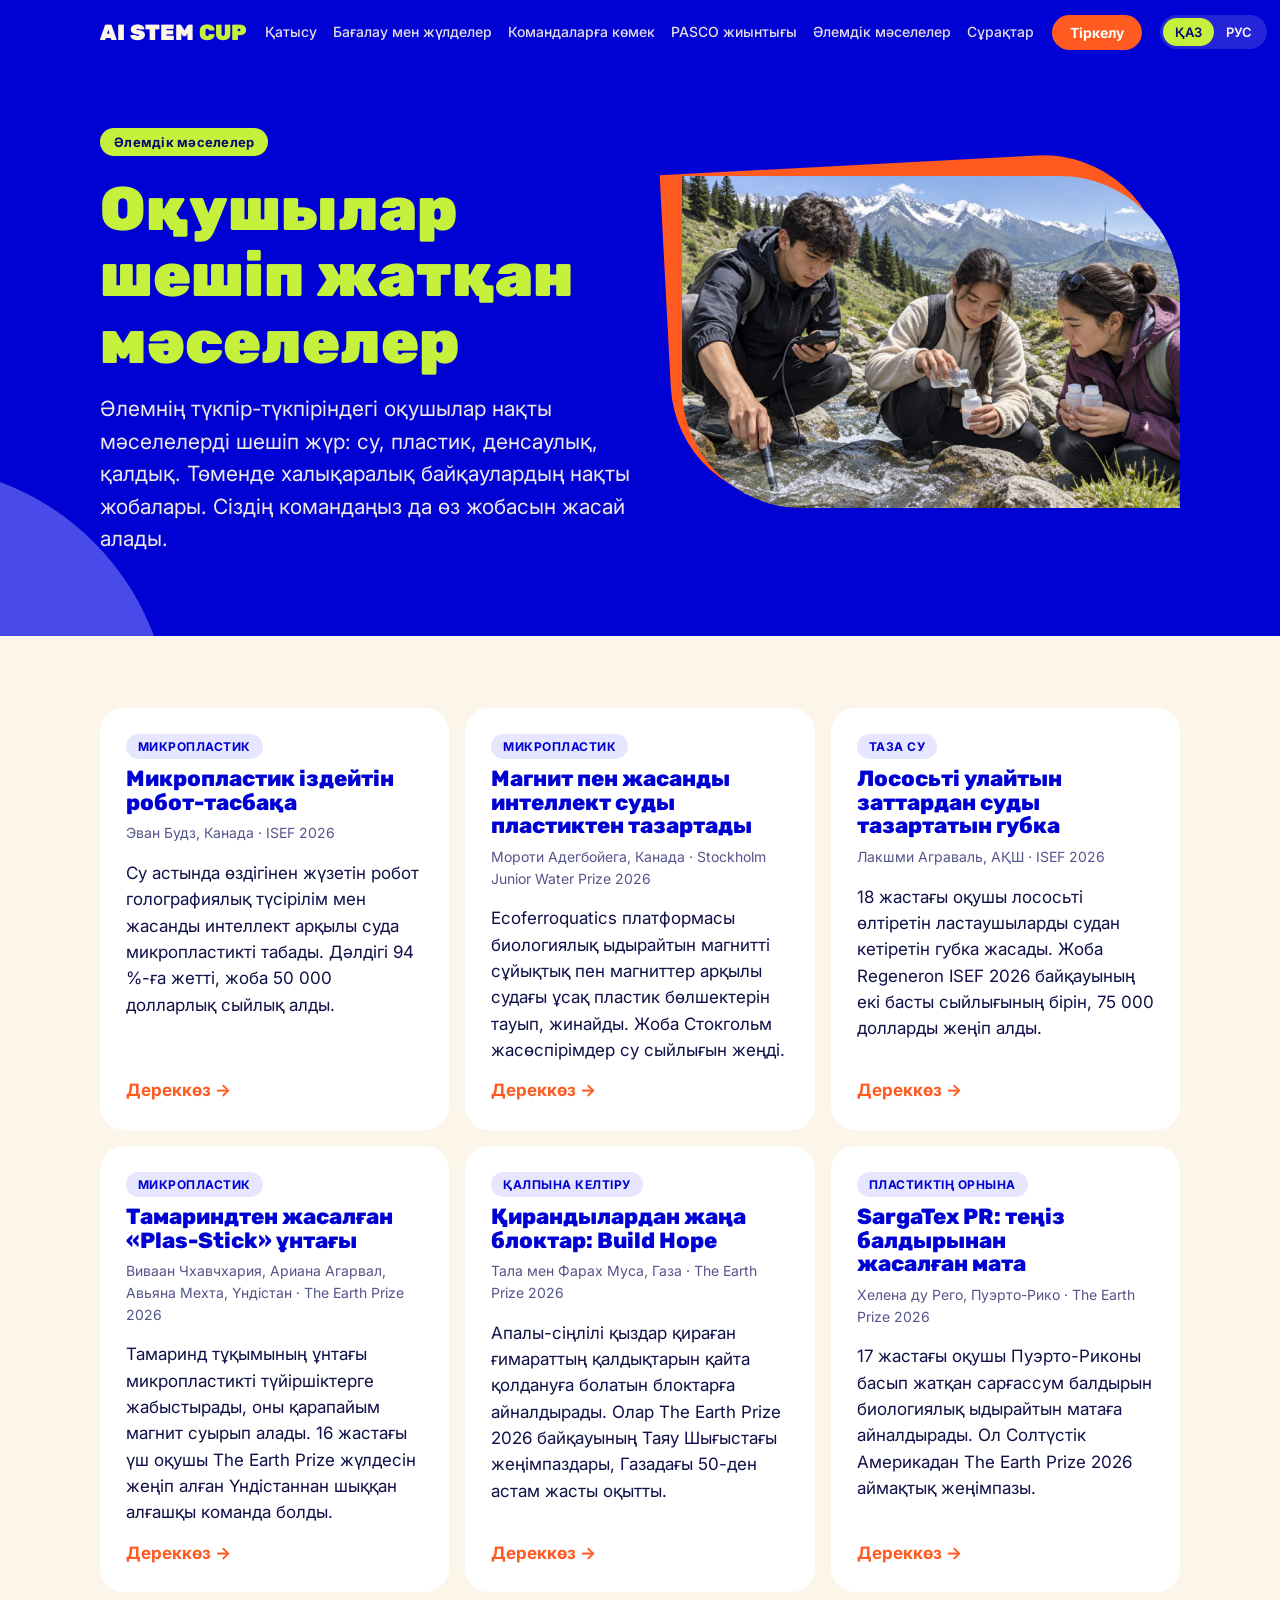
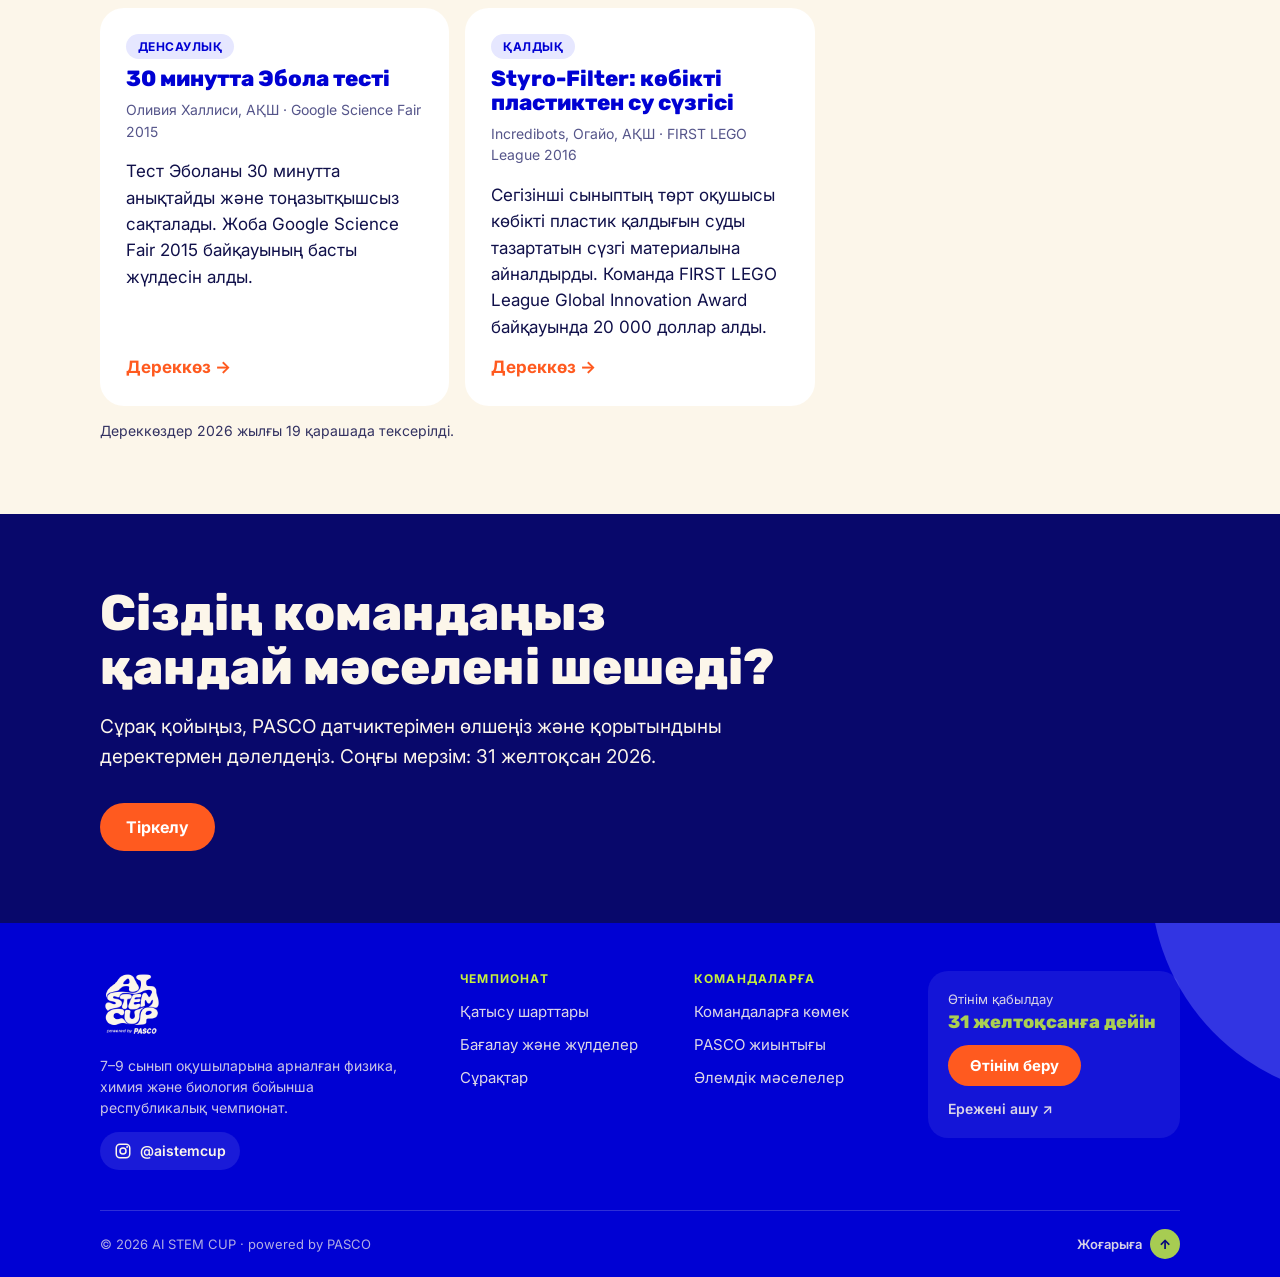
<file: world.html>
<!DOCTYPE html> <html lang='kk'> <head> <meta charset='utf-8'> <meta name='viewport' content='width=device-width, initial-scale=1'> <title data-kk='Әлемдік мәселелер · AI STEM CUP' data-ru='Мировые проблемы · AI STEM CUP'>Әлемдік мәселелер · AI STEM CUP</title> <meta name='description' content='7–9 сынып оқушыларына арналған физика, химия және биология бойынша республикалық чемпионат. PASCO датчиктерімен нақты өлшеу.'> <meta property='og:type' content='website'> <meta property='og:site_name' content='AI STEM CUP'> <meta property='og:title' content='Әлемдік мәселелер · AI STEM CUP'> <meta property='og:description' content='7–9 сынып оқушыларына арналған физика, химия және биология бойынша республикалық чемпионат. PASCO датчиктерімен нақты өлшеу.'> <meta property='og:url' content='https://aistemcup.vercel.app/world.html'> <meta property='og:image' content='https://aistemcup.vercel.app/img/og.jpg'> <meta property='og:image:width' content='1200'> <meta property='og:image:height' content='630'> <meta name='twitter:card' content='summary_large_image'> <link rel='icon' href='favicon.svg' type='image/svg+xml'> <link rel='preconnect' href='https://fonts.googleapis.com'> <link rel='preconnect' href='https://fonts.gstatic.com' crossorigin> <link href='https://fonts.googleapis.com/css2?family=Inter:wght@400;500;600&family=Rubik:wght@500;700;800;900&display=swap' rel='stylesheet'> <link rel='stylesheet' href='style.css'> <link rel='stylesheet' href='extra.css'> </head> <body> <header><div class='w'> <a class='brand' href='index.html'>AI STEM <span>CUP</span></a> <nav><a href='participate.html' data-t='n_part'></a><a href='awards.html' data-t='n_awards'></a><a href='guide.html' data-t='n_guide'></a><a href='practicum.html' data-t='n_prac'></a><a href='world.html' data-t='n_world'></a><a href='index.html#faq' data-t='n_faq'></a></nav> <a class='hbtn' href='register.html' data-t='cta_reg'></a> <div class='lang' role='group' aria-label='Language'><button id='bkk' aria-pressed='true'>ҚАЗ</button><button id='bru' aria-pressed='false'>РУС</button></div> </div></header> <main>
<div class='hero phero'><div class='w'>
<div>
<span class='chip'><span class='k'>Әлемдік мәселелер</span><span class='r'>Мировые проблемы</span></span>
<h1 class='h1s'><span class='k'>Оқушылар шешіп жатқан мәселелер</span><span class='r'>Что школьники решают уже сегодня</span></h1>
<p class='lead'><span class='k'>Әлемнің түкпір-түкпіріндегі оқушылар нақты мәселелерді шешіп жүр: су, пластик, денсаулық, қалдық. Төменде халықаралық байқаулардың нақты жобалары. Сіздің командаңыз да өз жобасын жасай алады.</span><span class='r'>Школьники по всему миру берутся за настоящие проблемы: вода, пластик, здоровье, отходы. Ниже реальные проекты с международных конкурсов. Ваша команда тоже может сделать свой.</span></p></div><figure class='hph'><img src='img/river.jpg' alt='' width='1400' height='933' fetchpriority='high'></figure>
</div></div>
<section><div class='w'>
<div class='grid g3'> <article class='card pj'><span class='tag'><span class='k'>Микропластик</span><span class='r'>Микропластик</span></span><h3><span class='k'>Микропластик іздейтін робот-тасбақа</span><span class='r'>Робот-черепаха ищет микропластик</span></h3><p class='meta'><span class='k'>Эван Будз, Канада · ISEF 2026</span><span class='r'>Эван Будз, Канада · ISEF 2026</span></p><p><span class='k'>Су астында өздігінен жүзетін робот голографиялық түсірілім мен жасанды интеллект арқылы суда микропластикті табады. Дәлдігі 94 %-ға жетті, жоба 50 000 долларлық сыйлық алды.</span><span class='r'>Автономный робот плавает под водой и находит микропластик с помощью голографической съёмки и ИИ. Точность дошла до 94 %, проект получил приз на 50 000 долларов.</span></p><a class='pl' href='https://www.govtech.com/question-of-the-day/can-an-ai-robot-turtle-help-solve-the-microplastics-problem' target='_blank' rel='noopener noreferrer'><span class='k'>Дереккөз</span><span class='r'>Источник</span> →</a></article> <article class='card pj'><span class='tag'><span class='k'>Микропластик</span><span class='r'>Микропластик</span></span><h3><span class='k'>Магнит пен жасанды интеллект суды пластиктен тазартады</span><span class='r'>ИИ и магниты очищают воду от пластика</span></h3><p class='meta'><span class='k'>Мороти Адегбойега, Канада · Stockholm Junior Water Prize 2026</span><span class='r'>Мороти Адегбойега, Канада · Stockholm Junior Water Prize 2026</span></p><p><span class='k'>Ecoferroquatics платформасы биологиялық ыдырайтын магнитті сұйықтық пен магниттер арқылы судағы ұсақ пластик бөлшектерін тауып, жинайды. Жоба Стокгольм жасөспірімдер су сыйлығын жеңді.</span><span class='r'>Платформа Ecoferroquatics с биоразлагаемой магнитной жидкостью и магнитами находит в воде мелкие частицы пластика и собирает их. Проект выиграл Стокгольмскую юношескую водную премию.</span></p><a class='pl' href='https://www.stormwater.com/stormwater-management/news/55400817/canadian-student-wins-stockholm-junior-water-prize-for-ai-driven-plastic-cleanup' target='_blank' rel='noopener noreferrer'><span class='k'>Дереккөз</span><span class='r'>Источник</span> →</a></article> <article class='card pj'><span class='tag'><span class='k'>Таза су</span><span class='r'>Чистая вода</span></span><h3><span class='k'>Лососьті улайтын заттардан суды тазартатын губка</span><span class='r'>Губка, которая очищает воду от токсинов для лосося</span></h3><p class='meta'><span class='k'>Лакшми Аграваль, АҚШ · ISEF 2026</span><span class='r'>Лакшми Аграваль, США · ISEF 2026</span></p><p><span class='k'>18 жастағы оқушы лососьті өлтіретін ластаушыларды судан кетіретін губка жасады. Жоба Regeneron ISEF 2026 байқауының екі басты сыйлығының бірін, 75 000 долларды жеңіп алды.</span><span class='r'>18-летняя школьница создала губку, которая убирает из воды загрязнители, убивающие лосось. Проект получил одну из двух главных премий Regeneron ISEF 2026, 75 000 долларов.</span></p><a class='pl' href='https://www.societyforscience.org/isef/awards/regeneron-young-scientist-awards/' target='_blank' rel='noopener noreferrer'><span class='k'>Дереккөз</span><span class='r'>Источник</span> →</a></article> <article class='card pj'><span class='tag'><span class='k'>Микропластик</span><span class='r'>Микропластик</span></span><h3><span class='k'>Тамариндтен жасалған «Plas-Stick» ұнтағы</span><span class='r'>Порошок Plas-Stick из семян тамаринда</span></h3><p class='meta'><span class='k'>Виваан Чхавчхария, Ариана Агарвал, Авьяна Мехта, Үндістан · The Earth Prize 2026</span><span class='r'>Виваан Чхавчхария, Ариана Агарвал, Авьяна Мехта, Индия · The Earth Prize 2026</span></p><p><span class='k'>Тамаринд тұқымының ұнтағы микропластикті түйіршіктерге жабыстырады, оны қарапайым магнит суырып алады. 16 жастағы үш оқушы The Earth Prize жүлдесін жеңіп алған Үндістаннан шыққан алғашқы команда болды.</span><span class='r'>Порошок из семян тамаринда склеивает микропластик в комки, и их вытаскивает обычный магнит. Трое 16-летних школьников стали глобальными победителями The Earth Prize 2026, первой командой из Индии.</span></p><a class='pl' href='https://theearthprize.pr.co/266243-earth-prize-2026-indian-teens-are-global-winners-for-magnetic-tamarind-powder-that-removes-microplastics-from-water/' target='_blank' rel='noopener noreferrer'><span class='k'>Дереккөз</span><span class='r'>Источник</span> →</a></article> <article class='card pj'><span class='tag'><span class='k'>Қалпына келтіру</span><span class='r'>Восстановление</span></span><h3><span class='k'>Қирандылардан жаңа блоктар: Build Hope</span><span class='r'>Из обломков в блоки: Build Hope</span></h3><p class='meta'><span class='k'>Тала мен Фарах Муса, Газа · The Earth Prize 2026</span><span class='r'>Тала и Фарах Муса, Газа · The Earth Prize 2026</span></p><p><span class='k'>Апалы-сіңлілі қыздар қираған ғимараттың қалдықтарын қайта қолдануға болатын блоктарға айналдырады. Олар The Earth Prize 2026 байқауының Таяу Шығыстағы жеңімпаздары, Газадағы 50-ден астам жасты оқытты.</span><span class='r'>Сёстры превращают обломки разрушенных зданий в блоки для повторного использования. Они региональные победители The Earth Prize 2026 для Ближнего Востока и обучили больше 50 молодых людей в Газе.</span></p><a class='pl' href='https://theearthprize.pr.co/tags/alumni-impact/' target='_blank' rel='noopener noreferrer'><span class='k'>Дереккөз</span><span class='r'>Источник</span> →</a></article> <article class='card pj'><span class='tag'><span class='k'>Пластиктің орнына</span><span class='r'>Вместо пластика</span></span><h3><span class='k'>SargaTex PR: теңіз балдырынан жасалған мата</span><span class='r'>SargaTex PR: ткань из морских водорослей</span></h3><p class='meta'><span class='k'>Хелена ду Рего, Пуэрто-Рико · The Earth Prize 2026</span><span class='r'>Хелена ду Рего, Пуэрто-Рико · The Earth Prize 2026</span></p><p><span class='k'>17 жастағы оқушы Пуэрто-Риконы басып жатқан сарғассум балдырын биологиялық ыдырайтын матаға айналдырады. Ол Солтүстік Америкадан The Earth Prize 2026 аймақтық жеңімпазы.</span><span class='r'>17-летняя школьница превращает саргассум, который заполняет берега Пуэрто-Рико, в биоразлагаемую ткань. Она региональная победительница The Earth Prize 2026 для Северной Америки.</span></p><a class='pl' href='https://theearthprize.pr.co/tags/regional-winners/' target='_blank' rel='noopener noreferrer'><span class='k'>Дереккөз</span><span class='r'>Источник</span> →</a></article> <article class='card pj'><span class='tag'><span class='k'>Денсаулық</span><span class='r'>Здоровье</span></span><h3><span class='k'>30 минутта Эбола тесті</span><span class='r'>Тест на Эболу за 30 минут</span></h3><p class='meta'><span class='k'>Оливия Халлиси, АҚШ · Google Science Fair 2015</span><span class='r'>Оливия Халлиси, США · Google Science Fair 2015</span></p><p><span class='k'>Тест Эболаны 30 минутта анықтайды және тоңазытқышсыз сақталады. Жоба Google Science Fair 2015 байқауының басты жүлдесін алды.</span><span class='r'>Тест выявляет Эболу за 30 минут и не требует холодильника для хранения. Проект получил главный приз Google Science Fair 2015.</span></p><a class='pl' href='https://blog.google/topics/education/supporting-young-scientists-fair/' target='_blank' rel='noopener noreferrer'><span class='k'>Дереккөз</span><span class='r'>Источник</span> →</a></article> <article class='card pj'><span class='tag'><span class='k'>Қалдық</span><span class='r'>Отходы</span></span><h3><span class='k'>Styro-Filter: көбікті пластиктен су сүзгісі</span><span class='r'>Styro-Filter: фильтр из пенопластовых отходов</span></h3><p class='meta'><span class='k'>Incredibots, Огайо, АҚШ · FIRST LEGO League 2016</span><span class='r'>Incredibots, Огайо, США · FIRST LEGO League 2016</span></p><p><span class='k'>Сегізінші сыныптың төрт оқушысы көбікті пластик қалдығын суды тазартатын сүзгі материалына айналдырды. Команда FIRST LEGO League Global Innovation Award байқауында 20 000 доллар алды.</span><span class='r'>Четверо восьмиклассников превратили пенопластовые отходы в материал для очистки воды. Команда выиграла FIRST LEGO League Global Innovation Award и 20 000 долларов.</span></p><a class='pl' href='https://www.wastedive.com/news/students-invent-filter-that-carbonizes-styrofoam-waste-for-water-purificati/421484/' target='_blank' rel='noopener noreferrer'><span class='k'>Дереккөз</span><span class='r'>Источник</span> →</a></article> </div> <p class='src'><span class='k'>Дереккөздер 2026 жылғы 19 қарашада тексерілді.</span><span class='r'>Источники проверены 19 ноября 2026.</span></p> 
</div></section>
<section class='navy'><div class='w'>
<h2><span class='k'>Сіздің командаңыз қандай мәселені шешеді?</span><span class='r'>Какую проблему решит ваша команда?</span></h2>
<p class='sub'><span class='k'>Сұрақ қойыңыз, PASCO датчиктерімен өлшеңіз және қорытындыны деректермен дәлелдеңіз. Соңғы мерзім: 31 желтоқсан 2026.</span><span class='r'>Поставьте вопрос, измерьте датчиками PASCO и докажите вывод данными. Крайний срок: 31 декабря 2026.</span></p>
<a class='btn' href='register.html' data-t='cta_reg'></a>
</div></section>
</main>
<footer></footer>
<script src='app.js'></script>
</body>
</html>
</file>
<file: style.css>
:root{--cobalt:#0001D3;--cream:#FCF6EA;--navy:#08086B;--lav:#E6E7FF;--peri:#8F94FF;--orange:#FF5A1F;--lime:#C5F03C;--ink:#10104A;--fd:'Rubik','Arial Black',sans-serif;--fb:'Inter','Segoe UI',Arial,sans-serif} *{box-sizing:border-box;margin:0} html{scroll-behavior:smooth} body{background:var(--cream);color:var(--ink);font-family:var(--fb);font-size:17px;line-height:1.55;color-scheme:light} h1,h2,h3{font-family:var(--fd);line-height:1.08;text-wrap:balance} a{color:inherit} :focus-visible{outline:3px solid var(--orange);outline-offset:2px} .w{max-width:1120px;margin:0 auto;padding:0 20px} header{position:sticky;top:0;z-index:5;background:var(--cobalt);color:var(--cream)} header .w{display:flex;align-items:center;gap:18px;height:64px} .brand{font:900 22px var(--fd);text-decoration:none;letter-spacing:.01em;white-space:nowrap} .brand span{color:var(--lime)} nav{display:flex;gap:16px;margin-left:auto;font-size:14px;font-weight:500} nav a{text-decoration:none;opacity:.9;white-space:nowrap}nav a:hover{opacity:1;text-decoration:underline} .lang{display:flex;background:rgba(255,255,255,.14);border-radius:99px;padding:3px} .lang button{border:0;background:none;color:var(--cream);font:600 13px var(--fb);padding:6px 12px;border-radius:99px;cursor:pointer} .lang button[aria-pressed=true]{background:var(--lime);color:var(--navy)} @media(max-width:1000px){nav{display:none}.lang{margin-left:auto}} .hero{background:var(--cobalt);color:var(--cream);position:relative;overflow:hidden;padding:64px 0 80px} .hero:after{content:'';position:absolute;left:-90px;bottom:-90px;width:260px;height:260px;background:var(--peri);border-radius:0 100% 0 0;opacity:.5} .hero .w{position:relative;z-index:1;display:grid;grid-template-columns:1.15fr .85fr;gap:32px;align-items:center} @media(max-width:860px){.hero .w{grid-template-columns:1fr}.spin{order:-1;max-width:240px;margin:0 auto}} .spin{position:relative;display:grid;place-items:center} .spin:before{content:'';position:absolute;width:86%;aspect-ratio:1;background:var(--orange);border-radius:0 100% 0 100%;transform:rotate(12deg)} .spin img{position:relative;width:100%;max-width:380px;animation:spin 26s linear infinite} @keyframes spin{to{transform:rotate(360deg)}} @media(prefers-reduced-motion:reduce){.spin img{animation:none}html{scroll-behavior:auto}} .chip{display:inline-block;background:var(--lime);color:var(--navy);font:700 13px var(--fb);padding:6px 14px;border-radius:99px;letter-spacing:.02em} .hero h1{font-size:clamp(42px,6.4vw,84px);font-weight:900;margin:20px 0 18px} .hero h1 span{color:var(--lime)} .hero p.lead{max-width:600px;font-size:clamp(18px,2vw,21px);opacity:.95} .cta{display:flex;flex-wrap:wrap;gap:12px;margin-top:28px} .btn{display:inline-block;border:0;cursor:pointer;text-decoration:none;font:700 16px var(--fb);padding:14px 26px;border-radius:99px;background:var(--orange);color:#fff} .btn:hover{filter:brightness(1.08)} .btn.ghost{background:transparent;border:2px solid var(--cream);color:var(--cream)} .facts{display:flex;flex-wrap:wrap;gap:10px;margin-top:30px} .facts .chip{background:rgba(255,255,255,.14);color:var(--cream)} section{padding:72px 0} section.lav{background:var(--lav)}section.navy{background:var(--navy);color:var(--cream)} .eyebrow{font:700 13px var(--fb);letter-spacing:.08em;text-transform:uppercase;color:var(--cobalt);margin-bottom:12px} .navy .eyebrow{color:var(--lav)} h2{font-size:clamp(30px,4.4vw,50px);font-weight:800;margin-bottom:18px;color:var(--cobalt)} .navy h2{color:var(--cream)} .sub{max-width:700px;font-size:19px;margin-bottom:32px} .grid{display:grid;gap:16px} .g4{grid-template-columns:repeat(auto-fit,minmax(220px,1fr))} .g3{grid-template-columns:repeat(auto-fit,minmax(260px,1fr))} .g2{grid-template-columns:repeat(auto-fit,minmax(300px,1fr))} .card{background:#fff;border-radius:24px;padding:26px;color:var(--ink)} .card h3{font-size:22px;font-weight:800;color:var(--cobalt);margin-bottom:8px} .card p+p{margin-top:8px} .card .n{display:inline-grid;place-items:center;width:40px;height:40px;border-radius:50%;background:var(--cobalt);color:var(--lime);font:800 18px var(--fd);margin-bottom:14px} .card.dark{background:var(--cobalt);color:var(--cream)}.card.dark h3{color:var(--lime)} .big{font:900 56px var(--fd);color:var(--orange);line-height:1} .contrast{display:grid;gap:12px} .row{display:grid;grid-template-columns:1fr 40px 1fr;align-items:center;gap:12px;background:#fff;border-radius:20px;padding:18px 24px} .row .no{color:#8a8aa8;text-decoration:line-through}.row .ar{color:var(--orange);font:800 24px var(--fd);text-align:center}.row .yes{font-weight:600;color:var(--cobalt)} @media(max-width:620px){.row{grid-template-columns:1fr;gap:4px}.row .ar{text-align:left}} .tl{list-style:none;padding:0;display:grid;gap:12px} .tl li{display:grid;grid-template-columns:200px 1fr;gap:18px;background:#fff;border-radius:20px;padding:16px 24px;align-items:center} .tl li.key{background:var(--cobalt);color:var(--cream)}.tl li.key b{color:var(--lime)} .tl b{font:800 18px var(--fd);color:var(--orange)} @media(max-width:560px){.tl li{grid-template-columns:1fr;gap:4px}} ul.tick{list-style:none;padding:0;display:grid;gap:8px} ul.tick li{padding-left:28px;position:relative} ul.tick li:before{content:'';position:absolute;left:0;top:.5em;width:14px;height:14px;background:var(--orange);border-radius:0 100% 0 100%} .tw{overflow-x:auto;background:#fff;border-radius:20px} table{border-collapse:collapse;width:100%;font-size:16px;font-variant-numeric:tabular-nums} th,td{text-align:left;padding:13px 16px;border-bottom:1px solid var(--lav);vertical-align:top} th{background:var(--lav);color:var(--navy);white-space:nowrap} td.pt{font:800 20px var(--fd);color:var(--orange);white-space:nowrap} tr.tot td{font-weight:800;border-bottom:0} td a{color:var(--cobalt);font-weight:600} .orgs{display:grid;grid-template-columns:repeat(4,1fr);gap:12px} .org{background:var(--cobalt);color:var(--cream);border-radius:18px;padding:18px 22px;font:700 18px var(--fd);min-height:112px;display:flex;flex-direction:column;justify-content:center;align-items:flex-start} .org small{display:block;font:500 13px var(--fb);color:var(--lav);margin-top:2px} .org.pasco{background:var(--lime);color:var(--navy)}.org.pasco small{color:var(--navy)} .org.lg{background:#fff;align-items:center;justify-content:center;text-align:center} .org.lg small{color:var(--navy);margin:0} .org.lg.dk{background:var(--navy)}.org.lg.dk small{color:var(--lav)} .lw{display:flex;align-items:center;justify-content:center;height:64px;width:100%} .lw img{height:var(--h);width:auto;max-width:100%;object-fit:contain} @media(max-width:960px){.orgs{grid-template-columns:repeat(2,1fr)}} @media(max-width:480px){.orgs{gap:10px}.org{padding:14px;min-height:112px}.lw img{height:calc(var(--h)*.85)}} details{background:#fff;border-radius:18px;padding:18px 22px} details+details{margin-top:10px} summary{cursor:pointer;font:700 18px var(--fb);color:var(--cobalt)} details p{margin-top:10px} footer{background:var(--cobalt);color:var(--cream);padding:40px 0;font-size:15px} footer .w{display:flex;flex-wrap:wrap;gap:20px;align-items:center} footer img{height:88px;width:88px} .src{font-size:14px;margin-top:14px;opacity:.85} .src a{text-decoration:underline}
</file>
<file: extra.css>
.spin img{animation:none} html[lang=ru] .k,html[lang=kk] .r{display:none} .pj{display:flex;flex-direction:column;gap:8px} .pj h3{margin:0} .tag{align-self:flex-start;background:var(--lav);color:var(--cobalt);font:700 12px var(--fb);letter-spacing:.04em;text-transform:uppercase;padding:5px 12px;border-radius:99px} .meta{font-size:14px;color:#55558a} .pl{margin-top:auto;padding-top:6px;font-weight:700;color:var(--orange);text-decoration:none}.pl:hover{text-decoration:underline} footer a{color:var(--lime)} .mq{overflow:hidden;margin-top:8px;-webkit-mask-image:linear-gradient(90deg,transparent,#000 6%,#000 94%,transparent);mask-image:linear-gradient(90deg,transparent,#000 6%,#000 94%,transparent)} .mt{display:flex;width:max-content;animation:mq 38s linear infinite} .mq:hover .mt{animation-play-state:paused} .mi{flex:none;height:96px;min-width:190px;margin-right:14px;padding:0 26px;border-radius:18px;display:flex;align-items:center;justify-content:center;background:#fff} .mi.dk{background:var(--navy)} .mi.tx{background:var(--cobalt);color:var(--cream);font:700 19px var(--fd);white-space:nowrap} .mi.pasco{background:var(--lime);color:var(--navy)} .mi img{height:var(--h);width:auto;max-width:200px;object-fit:contain} @keyframes mq{to{transform:translateX(-50%)}} @media(prefers-reduced-motion:reduce){.mq{overflow-x:auto}.mt{animation:none}.dup{display:none!important}}.hbtn{flex:none;background:var(--orange);color:#fff;font:700 14px var(--fb);padding:9px 18px;border-radius:99px;text-decoration:none;white-space:nowrap}.hbtn:hover{filter:brightness(1.08)}
@media(max-width:1180px){nav{gap:12px;font-size:13px}}
@media(max-width:1000px){.hbtn{margin-left:auto}.lang{margin-left:0}}
@media(max-width:520px){.hbtn{display:none}.lang{margin-left:auto}}
.btn.ghost2{background:transparent;border:2px solid var(--cobalt);color:var(--cobalt)}
.regc{display:grid;grid-template-columns:1fr 1fr;gap:24px;align-items:start}.regc ul.tick li:before{background:var(--lime)}
@media(max-width:760px){.regc{grid-template-columns:1fr}}
footer.ft{position:relative;overflow:hidden;background:var(--cobalt);color:var(--cream);padding:48px 0 0;font-size:15px}
footer.ft:after{content:'';position:absolute;right:-70px;top:-70px;width:220px;height:220px;background:var(--peri);opacity:.35;border-radius:0 100% 0 100%;transform:rotate(12deg);pointer-events:none}
footer.ft .w{display:block;position:relative;z-index:1}
.ft-grid{display:grid;grid-template-columns:1.3fr .8fr .8fr 1fr;gap:32px;align-items:start}
.ft-id{display:inline-block}.ft-id img{width:64px;height:64px;display:block}
.ft-brand p{margin-top:14px;max-width:300px;font-size:14px;line-height:1.5;opacity:.8}
footer.ft nav.ft-col{display:flex;flex-direction:column;gap:10px;margin:0;font-size:15px;font-weight:400}
.ft-col h4{font:700 12px var(--fb);letter-spacing:.1em;text-transform:uppercase;color:var(--lime);margin-bottom:4px}
.ft-col a{color:var(--cream);text-decoration:none;opacity:.88;width:fit-content}
.ft-col a:hover{opacity:1;text-decoration:underline;text-underline-offset:3px}
.ft-act{display:flex;flex-direction:column;align-items:flex-start;gap:12px;background:rgba(255,255,255,.08);border-radius:20px;padding:18px 20px}
.ft-dl{font-size:13px;opacity:.85}.ft-dl b{display:block;font:800 18px var(--fd);color:var(--lime);opacity:1;margin-top:2px}
.btn.ft-cta{padding:11px 22px;font-size:15px;color:#fff}
.ft-doc{color:var(--cream);font-size:14px;font-weight:600;text-decoration:none;opacity:.85}.ft-doc:hover{opacity:1;text-decoration:underline}
.ft-bot{display:flex;justify-content:space-between;align-items:center;gap:12px;margin-top:40px;padding:18px 0;border-top:1px solid rgba(252,246,234,.18);font-size:13px}
.ft-bot>span{opacity:.7}
.ft-up{display:inline-flex;align-items:center;gap:8px;color:var(--cream);text-decoration:none;font-weight:600;opacity:.85}
.ft-up i{display:grid;place-items:center;width:30px;height:30px;border-radius:50%;background:var(--lime);color:var(--navy);font-style:normal;font-weight:800}
.ft-up:hover{opacity:1}
@media(max-width:980px){.ft-grid{grid-template-columns:1fr 1fr;gap:28px 24px}.ft-brand,.ft-act{grid-column:1/-1}.ft-act{flex-direction:row;flex-wrap:wrap;align-items:center}.ft-dl{margin-right:auto}}
@media(max-width:480px){footer.ft{padding-top:36px}.ft-act{flex-direction:column;align-items:stretch}.ft-act .btn{text-align:center}.ft-bot{margin-top:28px}}
/* photo heroes */
.phero .w{grid-template-columns:1.05fr .95fr!important}
.h1s{font-size:clamp(34px,4.8vw,62px)!important}
.hph{margin:0;position:relative}
.hph:before{content:'';position:absolute;inset:-14px 14px 14px -14px;background:var(--orange);border-radius:0 120px 0 120px;transform:rotate(-3deg)}
.hph img{position:relative;display:block;width:100%;height:auto;aspect-ratio:3/2;object-fit:cover;border-radius:0 120px 0 120px}
@media(max-width:860px){.phero .w{grid-template-columns:1fr!important}.hph{max-width:520px}.hph:before{inset:-8px 8px 8px -8px}.hph img,.hph:before{border-radius:0 72px 0 72px}}
.split{display:grid;grid-template-columns:1.1fr .9fr;gap:40px;align-items:center}
.sph{margin:0}.sph img{display:block;width:100%;height:auto;aspect-ratio:4/3;object-fit:cover;border-radius:24px}
@media(max-width:860px){.split{grid-template-columns:1fr;gap:28px}}
/* gallery */
.gal{padding:0 0 72px}
.mos{display:grid;grid-template-columns:repeat(4,minmax(0,1fr));gap:14px}
.mos figure{margin:0;position:relative;overflow:hidden;border-radius:24px}
.mos .m1{border-radius:0 80px 0 24px}.mos .m4{border-radius:24px 0 80px 0}
.mos img{display:block;width:100%;height:auto;aspect-ratio:4/3;object-fit:cover;transition:transform .5s}
.mos figure:hover img{transform:scale(1.04)}
.mos figcaption{position:absolute;left:12px;bottom:12px;background:rgba(8,8,107,.82);color:var(--cream);font:600 13px var(--fb);padding:6px 12px;border-radius:99px}
.gal .note{font-size:12px;opacity:.6;margin-top:10px}
@media(max-width:1000px){.mos{grid-template-columns:repeat(2,minmax(0,1fr))}}@media(max-width:600px){.mos{grid-template-columns:1fr}}
/* hub cards */
.hub{display:grid;grid-template-columns:repeat(auto-fit,minmax(200px,1fr));gap:16px}
.hc{background:#fff;border-radius:24px;overflow:hidden;text-decoration:none;color:var(--ink);display:flex;flex-direction:column;transition:transform .2s,box-shadow .2s}
.hc:hover{transform:translateY(-4px);box-shadow:0 14px 30px rgba(8,8,107,.14)}
.hc img{display:block;width:100%;height:auto;aspect-ratio:16/10;object-fit:cover}
.hb{padding:18px 20px 20px;display:flex;flex-direction:column;gap:4px;position:relative;flex:1}
.hb b{font:800 19px var(--fd);color:var(--cobalt);line-height:1.15;padding-right:28px}
.hb small{font-size:14px;color:#55558a}
.hb i{position:absolute;right:18px;top:16px;font-style:normal;font:800 20px var(--fd);color:var(--orange)}
/* dates */
.dts{display:grid;grid-template-columns:repeat(3,1fr);gap:14px}
.dt{background:#fff;border-radius:22px;padding:22px 24px;display:flex;flex-direction:column;gap:6px}
.dt b{font:800 22px var(--fd);color:var(--orange)}
.dt.key{background:var(--cobalt);color:var(--cream)}.dt.key b{color:var(--lime)}
@media(max-width:760px){.dts{grid-template-columns:1fr}}
.more{display:inline-block;margin-top:18px;font-weight:700;color:var(--cobalt);text-decoration:none}.more:hover{text-decoration:underline}
.navy .more{color:var(--lime)}
.ctaw{display:flex;flex-wrap:wrap;align-items:center;justify-content:space-between;gap:20px}.ctaw .sub{margin-bottom:0}
/* guide */
.tocs{padding:28px 0 0}
.toc{display:flex;flex-wrap:wrap;gap:10px}
.toc a{display:flex;align-items:center;gap:8px;background:#fff;border-radius:99px;padding:8px 16px 8px 8px;text-decoration:none;font-weight:600;color:var(--cobalt)}
.toc a b{display:grid;place-items:center;width:28px;height:28px;border-radius:50%;background:var(--cobalt);color:var(--lime);font:800 14px var(--fd)}
.toc a:hover{background:var(--lav)}
.cklist{display:grid;gap:2px;max-width:720px}
.chk{display:flex;gap:12px;align-items:flex-start;padding:10px 0;cursor:pointer}
.chk input{flex:none;width:20px;height:20px;margin-top:3px;accent-color:var(--cobalt)}
.cklist .chk input:checked+span{text-decoration:line-through;opacity:.6}
.tipc{display:flex;flex-direction:column;align-items:flex-start;gap:10px}
[id^=g-],#cal,#who,#crit,#prizes,#submit{scroll-margin-top:72px}
footer.nocta .ft-act{display:none}
footer.nocta .ft-grid{grid-template-columns:1.4fr 1fr 1fr}
@media(max-width:980px){footer.nocta .ft-grid{grid-template-columns:1fr 1fr}}
@media(max-width:980px){.ft-grid,footer.nocta .ft-grid{grid-template-columns:minmax(0,1fr) minmax(0,1fr)}}
@media(max-width:480px){.ft-grid,footer.nocta .ft-grid{column-gap:16px}footer.ft nav.ft-col{font-size:14px}.ft-col a{width:auto}}
.ft-ig{display:inline-flex;align-items:center;gap:8px;margin-top:14px;color:var(--cream);text-decoration:none;font-weight:600;font-size:14px;background:rgba(255,255,255,.1);padding:8px 14px;border-radius:99px}.ft-ig:hover{background:var(--lime);color:var(--navy)}

.vid{margin:24px 0 0}.vid video{display:block;width:100%;height:auto;aspect-ratio:16/9;border-radius:24px;background:#08086B}.vid figcaption{margin-top:10px;font-size:14px;opacity:.75}
</file>
<file: form.css>
.rhero{padding:56px 0 64px}
.rsec{padding:48px 0 80px}
.rwrap{display:grid;grid-template-columns:300px 1fr;gap:28px;align-items:start}
.rside{position:sticky;top:84px;display:grid;gap:14px}
.rside .card{padding:22px}.rside h3{font-size:19px}.rside .btn{text-align:center}
@media(max-width:900px){.rwrap{grid-template-columns:1fr}.rside{position:static}.rside .card.dark,.rside .btn{display:none}}
.rform{display:grid;gap:16px;min-width:0}
.blk{border:0;background:#fff;border-radius:24px;padding:26px 26px 30px;min-width:0}
.blk legend{float:left;width:100%;display:flex;align-items:center;gap:12px;font:800 22px var(--fd);color:var(--cobalt);margin-bottom:20px}
.blk legend .lnk{margin-left:auto}
.bn{display:inline-grid;place-items:center;width:36px;height:36px;border-radius:50%;background:var(--cobalt);color:var(--lime);font:800 16px var(--fd);flex:none}
.bnote{clear:both;font-size:15px;color:#55558a;margin:-6px 0 18px}
.fg{clear:both;display:grid;grid-template-columns:1fr 1fr;gap:18px 18px}
.fld{display:flex;flex-direction:column;gap:6px;min-width:0;border:0;padding:0}
.fld.wide{grid-column:1/-1}
@media(max-width:620px){.fg{grid-template-columns:1fr}.blk{padding:20px 18px 24px}}
.fld label,.fld legend{font-weight:600;font-size:15px;color:var(--ink)}
.fld em{font-style:normal;font-weight:400;color:#7a7aa0;font-size:13px}
.fld input,.fld select,.fld textarea{font:400 16px var(--fb);color:var(--ink);background:#F7F7FD;border:1.5px solid #D4D5F2;border-radius:14px;padding:12px 14px;width:100%;transition:border-color .15s,background .15s}
.fld textarea{resize:vertical;min-height:84px}
.fld select{appearance:none;background-image:linear-gradient(45deg,transparent 50%,var(--cobalt) 50%),linear-gradient(135deg,var(--cobalt) 50%,transparent 50%);background-position:calc(100% - 20px) 52%,calc(100% - 14px) 52%;background-size:6px 6px;background-repeat:no-repeat;padding-right:38px}
.fld input:focus,.fld select:focus,.fld textarea:focus{outline:0;border-color:var(--cobalt);background:#fff;box-shadow:0 0 0 3px rgba(0,1,211,.14)}
.fld .hint{font-size:13px;color:#7a7aa0}
.fld .err{font-size:13px;color:#C4320A;font-weight:600;min-height:0}
.fld.bad input,.fld.bad select,.fld.bad textarea{border-color:#E0461A;background:#FFF5F1}
.fld.bad .hint{display:none}
.rg legend{margin-bottom:8px;float:none}
.opts{display:flex;flex-wrap:wrap;gap:10px}
.opt{flex:1 1 160px;cursor:pointer;position:relative}
.opt input{position:absolute;opacity:0;width:1px;height:1px}
.opt>span{display:flex;flex-direction:column;gap:2px;height:100%;border:1.5px solid #D4D5F2;background:#F7F7FD;border-radius:14px;padding:12px 16px;transition:.15s}
.opt b{font:700 16px var(--fb);color:var(--ink)}
.opt small{font-size:13px;color:#6a6a90}
.opt:hover>span{border-color:var(--peri)}
.opt input:checked+span{border-color:var(--cobalt);background:var(--cobalt)}
.opt input:checked+span b,.opt input:checked+span small{color:var(--cream)}
.opt input:focus-visible+span{outline:3px solid var(--orange);outline-offset:2px}
.rg.bad .opt>span{border-color:#E0461A}
.add2{display:flex;flex-wrap:wrap;align-items:center;gap:10px 16px}
.add2[hidden]{display:none}
.addb{border:2px dashed var(--cobalt);background:transparent;color:var(--cobalt);font:700 16px var(--fb);padding:14px 24px;border-radius:99px;cursor:pointer}
.addb:hover{background:#fff}
.add2 small{color:#55558a}
.lnk{border:0;background:none;color:#C4320A;font:600 14px var(--fb);cursor:pointer;text-decoration:underline}
.chk{clear:both;display:flex;gap:12px;align-items:flex-start;padding:10px 0;cursor:pointer;font-size:15px}
.chk input{flex:none;width:20px;height:20px;margin-top:2px;accent-color:var(--cobalt)}
.cons .err{display:block;color:#C4320A;font-weight:600;font-size:13px;margin-top:4px}
.hp{position:absolute;left:-9999px;width:1px;height:1px;overflow:hidden}
.sbar{display:flex;flex-wrap:wrap;align-items:center;gap:12px 18px;margin-top:4px}
.sbar .btn{font-size:17px;padding:16px 34px}.sbar .btn:disabled{opacity:.6;cursor:wait}
.sbar small{color:#55558a}
.ferr{background:#FFE9E0;color:#8A2306;border-radius:16px;padding:14px 18px;font-weight:600}
.rwrap.isdone{grid-template-columns:1fr}.rwrap.isdone .rside{display:none}
.done{background:#fff;border-radius:28px;padding:36px;max-width:760px;width:100%;margin:0 auto;position:relative;overflow:hidden}
.done:focus{outline:0}
.done:before{content:'';position:absolute;right:-60px;top:-60px;width:200px;height:200px;background:var(--lime);opacity:.35;border-radius:0 100% 0 100%;transform:rotate(12deg)}
.dn-top{display:flex;gap:18px;align-items:center;position:relative}
.dn-ic{flex:none;width:64px;height:64px;display:grid;place-items:center;background:var(--cobalt);color:var(--lime);border-radius:0 32px 0 32px}
.done h2{margin:0 0 4px;font-size:clamp(26px,3.4vw,36px)}
.dn-top p{color:#55558a}
.dn-id{display:flex;flex-wrap:wrap;align-items:center;gap:10px 16px;margin-top:26px;background:var(--lav);border-radius:18px;padding:16px 20px;position:relative}
.dn-id span{font-size:14px;color:#55558a}
.dn-id b{font:900 28px var(--fd);color:var(--cobalt);letter-spacing:.02em}
.dn-copy{margin-left:auto;border:0;background:var(--cobalt);color:var(--cream);font:600 14px var(--fb);padding:9px 16px;border-radius:99px;cursor:pointer}
.dn-copy.ok{background:var(--lime);color:var(--navy)}
.dn-note{font-size:14px;color:#55558a;margin-top:10px}
.dn-sum{display:grid;grid-template-columns:max-content 1fr;gap:8px 20px;margin:24px 0 0;padding:20px 0;border-top:1px solid var(--lav);border-bottom:1px solid var(--lav);font-size:15px}
.dn-sum dt{color:#7a7aa0}.dn-sum dd{margin:0;font-weight:600;overflow-wrap:anywhere}
.done h3{font:800 20px var(--fd);color:var(--cobalt);margin:24px 0 12px}
.dn-next{list-style:none;padding:0;display:grid;gap:10px;margin:0 0 26px}
.dn-next li{display:grid;grid-template-columns:120px 1fr;gap:14px;align-items:baseline}
.dn-next b{font:800 16px var(--fd);color:var(--orange)}
@media(max-width:560px){.done{padding:26px 20px}.dn-next li{grid-template-columns:1fr;gap:2px}.dn-sum{grid-template-columns:1fr;gap:2px}.dn-sum dd{margin-bottom:8px}.dn-copy{margin-left:0}}
.rform[hidden],.done[hidden],.rside[hidden]{display:none!important}
</file>
